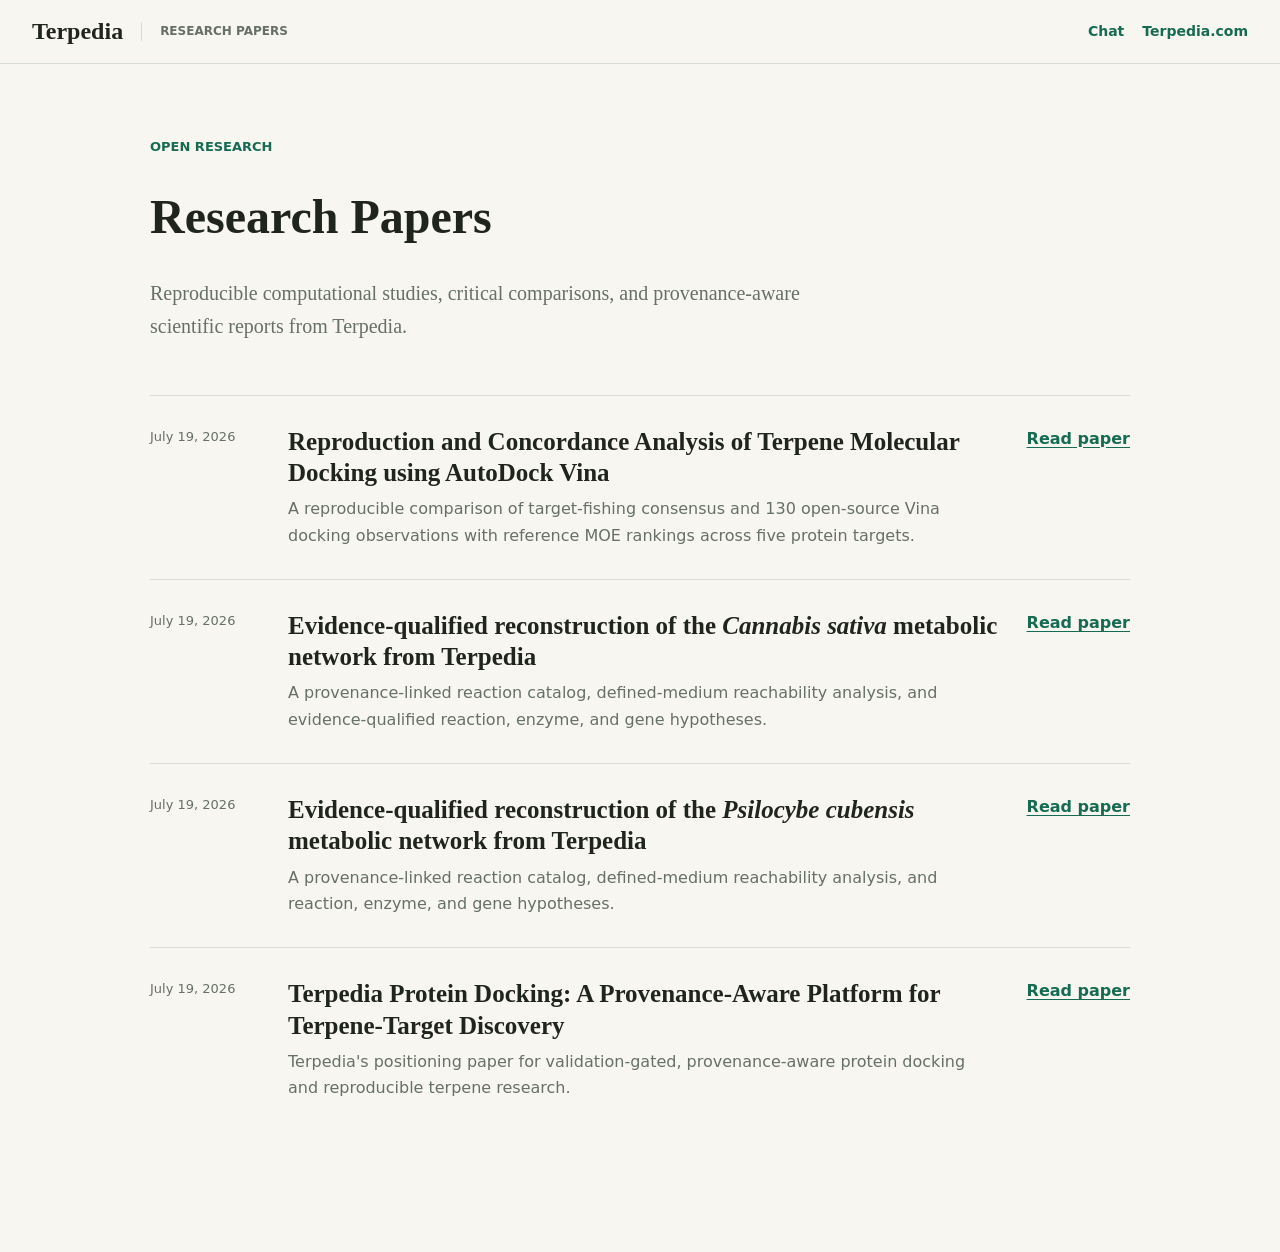
<file: docs/index.html>
<!doctype html>
<html lang="en">
<head>
  <meta charset="utf-8">
  <meta name="viewport" content="width=device-width, initial-scale=1">
  <meta name="description" content="Published Terpedia research papers and reproducibility reports.">
  <title>Terpedia Research Papers</title>
  <link rel="stylesheet" href="assets/site.css">
</head>
<body>
  <header class="site-header">
    <div class="header-inner"><a class="brand" href="./">Terpedia</a><span class="site-label">Research Papers</span></div>
    <nav class="header-nav" aria-label="Primary"><a href="https://chat.terpedia.com">Chat</a><a href="https://terpedia.com">Terpedia.com</a></nav>
  </header>
  <main class="collection">
    <p class="paper-kicker">Open research</p>
    <h1>Research Papers</h1>
    <p class="collection-intro">Reproducible computational studies, critical comparisons, and provenance-aware scientific reports from Terpedia.</p>
    <article class="publication">
      <time datetime="2026-07-19">July 19, 2026</time>
      <div>
        <h2><a href="papers/terpene-docking-reproduction/">Reproduction and Concordance Analysis of Terpene Molecular Docking using AutoDock Vina</a></h2>
        <p>A reproducible comparison of target-fishing consensus and 130 open-source Vina docking observations with reference MOE rankings across five protein targets.</p>
      </div>
      <a class="publication-link" href="papers/terpene-docking-reproduction/">Read paper</a>
    </article>
    <article class="publication">
      <time datetime="2026-07-19">July 19, 2026</time>
      <div>
        <h2><a href="papers/cannabis-sativa-metabolic-reconstruction/">Evidence-qualified reconstruction of the <em>Cannabis sativa</em> metabolic network from Terpedia</a></h2>
        <p>A provenance-linked reaction catalog, defined-medium reachability analysis, and evidence-qualified reaction, enzyme, and gene hypotheses.</p>
      </div>
      <a class="publication-link" href="papers/cannabis-sativa-metabolic-reconstruction/">Read paper</a>
    </article>
    <article class="publication">
      <time datetime="2026-07-19">July 19, 2026</time>
      <div>
        <h2><a href="papers/psilocybe-cubensis-metabolic-reconstruction/">Evidence-qualified reconstruction of the <em>Psilocybe cubensis</em> metabolic network from Terpedia</a></h2>
        <p>A provenance-linked reaction catalog, defined-medium reachability analysis, and reaction, enzyme, and gene hypotheses.</p>
      </div>
      <a class="publication-link" href="papers/psilocybe-cubensis-metabolic-reconstruction/">Read paper</a>
    </article>
    <article class="publication">
      <time datetime="2026-07-19">July 19, 2026</time>
      <div>
        <h2><a href="papers/protein-docking-positioning/">Terpedia Protein Docking: A Provenance-Aware Platform for Terpene-Target Discovery</a></h2>
        <p>Terpedia's positioning paper for validation-gated, provenance-aware protein docking and reproducible terpene research.</p>
      </div>
      <a class="publication-link" href="papers/protein-docking-positioning/">Read paper</a>
    </article>
  </main>
</body>
</html>
</file>
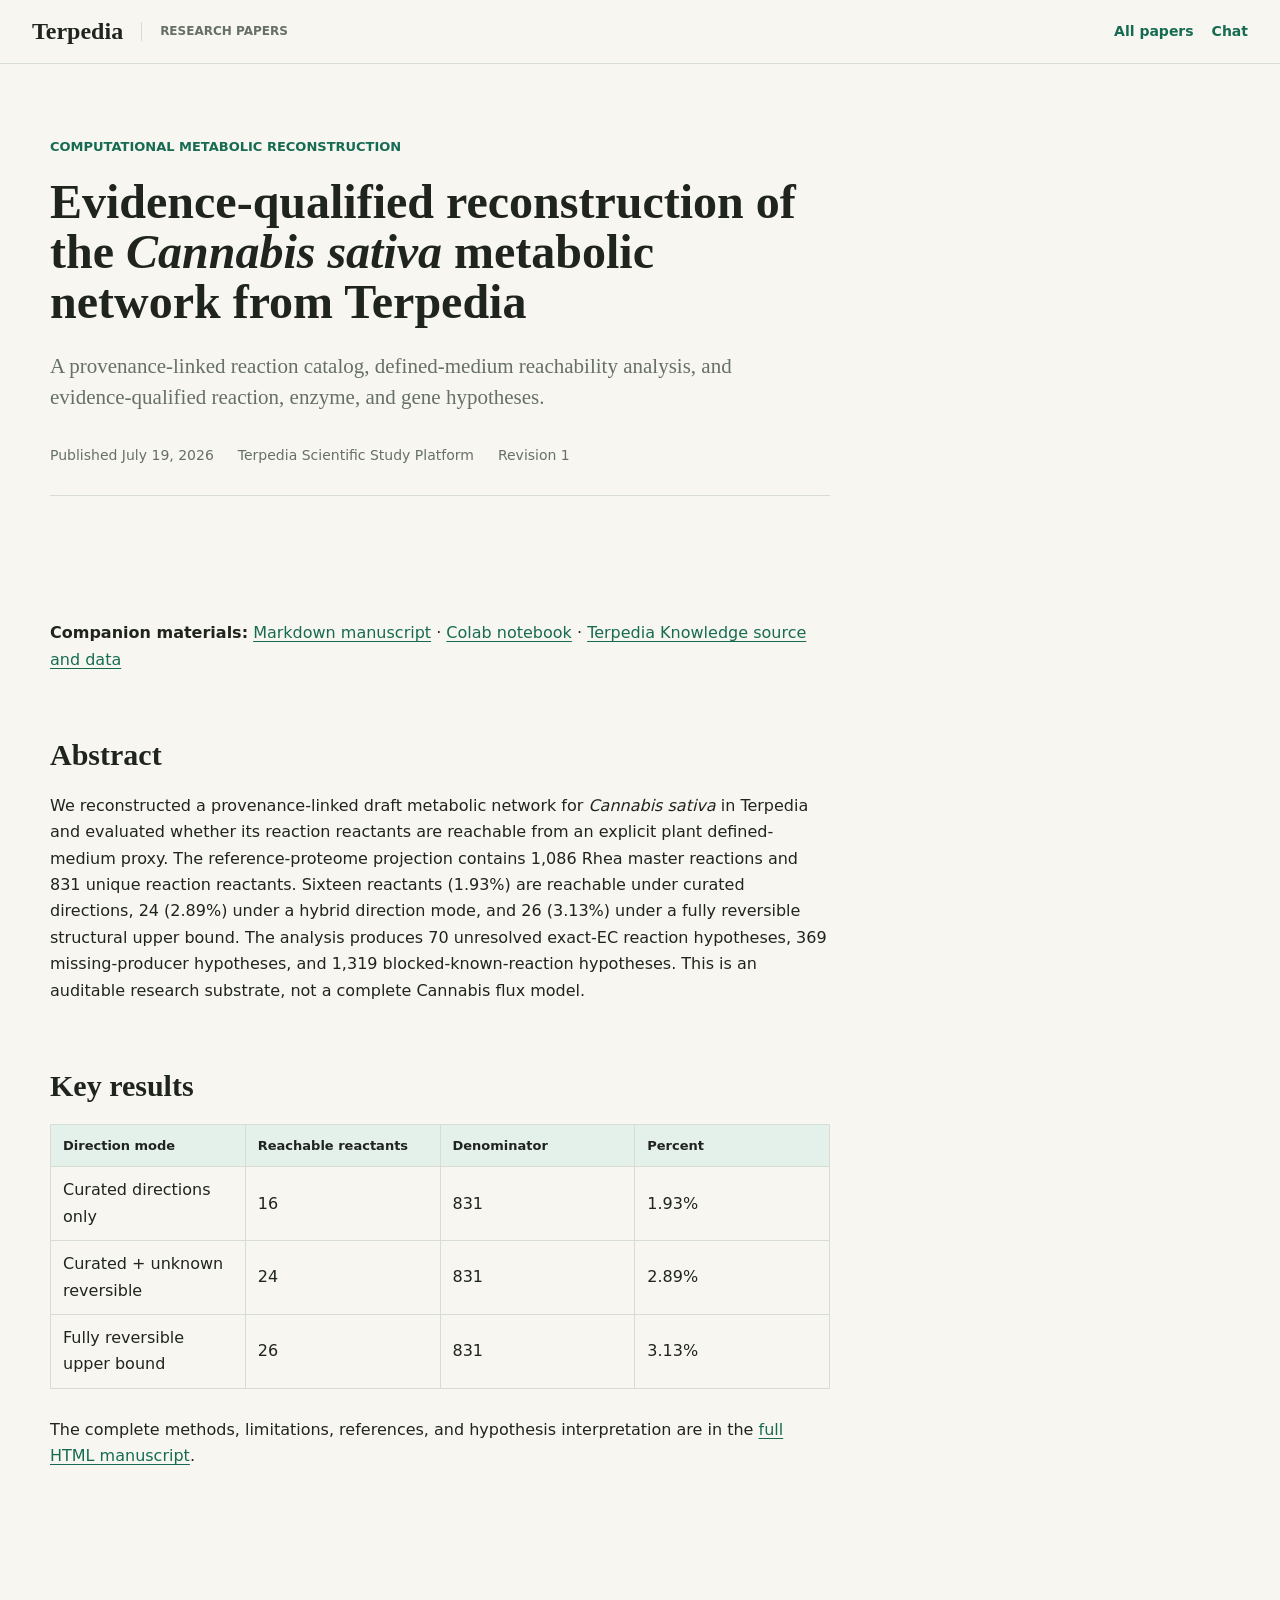
<file: docs/papers/cannabis-sativa-metabolic-reconstruction/index.html>
<!doctype html>
<html lang="en">
<head>
  <meta charset="utf-8">
  <meta name="viewport" content="width=device-width, initial-scale=1">
  <meta name="description" content="Evidence-qualified reconstruction of the Cannabis sativa metabolic network from Terpedia.">
  <meta property="og:type" content="article">
  <meta property="og:title" content="Evidence-qualified reconstruction of the Cannabis sativa metabolic network from Terpedia">
  <meta property="og:description" content="A reproducible reaction catalog, defined-medium reachability metric, and evidence-qualified reaction, enzyme, and gene hypotheses for Cannabis sativa.">
  <title>Evidence-qualified reconstruction of the Cannabis sativa metabolic network | Terpedia Research</title>
  <link rel="stylesheet" href="../../assets/site.css">
</head>
<body>
  <header class="site-header"><div class="header-inner"><a class="brand" href="../../">Terpedia</a><span class="site-label">Research Papers</span></div><nav class="header-nav" aria-label="Primary"><a href="../../">All papers</a><a href="https://chat.terpedia.com">Chat</a></nav></header>
  <main class="paper-shell"><article class="paper">
    <div class="paper-header">
      <p class="paper-kicker">Computational metabolic reconstruction</p>
      <h1>Evidence-qualified reconstruction of the <em>Cannabis sativa</em> metabolic network from Terpedia</h1>
      <p class="paper-deck">A provenance-linked reaction catalog, defined-medium reachability analysis, and evidence-qualified reaction, enzyme, and gene hypotheses.</p>
      <div class="paper-meta"><span>Published July 19, 2026</span><span>Terpedia Scientific Study Platform</span><span>Revision 1</span></div>
    </div>
    <div class="article-body">
      <p><strong>Companion materials:</strong> <a href="downloads/paper.md">Markdown manuscript</a> · <a href="notebooks/cannabis_sativa_metabolism_colab.ipynb">Colab notebook</a> · <a href="https://github.com/Terpedia/terpedia-knowledge">Terpedia Knowledge source and data</a></p>
      <h2>Abstract</h2>
      <p>We reconstructed a provenance-linked draft metabolic network for <em>Cannabis sativa</em> in Terpedia and evaluated whether its reaction reactants are reachable from an explicit plant defined-medium proxy. The reference-proteome projection contains 1,086 Rhea master reactions and 831 unique reaction reactants. Sixteen reactants (1.93%) are reachable under curated directions, 24 (2.89%) under a hybrid direction mode, and 26 (3.13%) under a fully reversible structural upper bound. The analysis produces 70 unresolved exact-EC reaction hypotheses, 369 missing-producer hypotheses, and 1,319 blocked-known-reaction hypotheses. This is an auditable research substrate, not a complete Cannabis flux model.</p>
      <h2>Key results</h2>
      <table><thead><tr><th>Direction mode</th><th>Reachable reactants</th><th>Denominator</th><th>Percent</th></tr></thead><tbody>
        <tr><td>Curated directions only</td><td>16</td><td>831</td><td>1.93%</td></tr>
        <tr><td>Curated + unknown reversible</td><td>24</td><td>831</td><td>2.89%</td></tr>
        <tr><td>Fully reversible upper bound</td><td>26</td><td>831</td><td>3.13%</td></tr>
      </tbody></table>
      <p>The complete methods, limitations, references, and hypothesis interpretation are in the <a href="downloads/paper.html">full HTML manuscript</a>.</p>
    </div>
  </article></main>
</body>
</html>
</file>
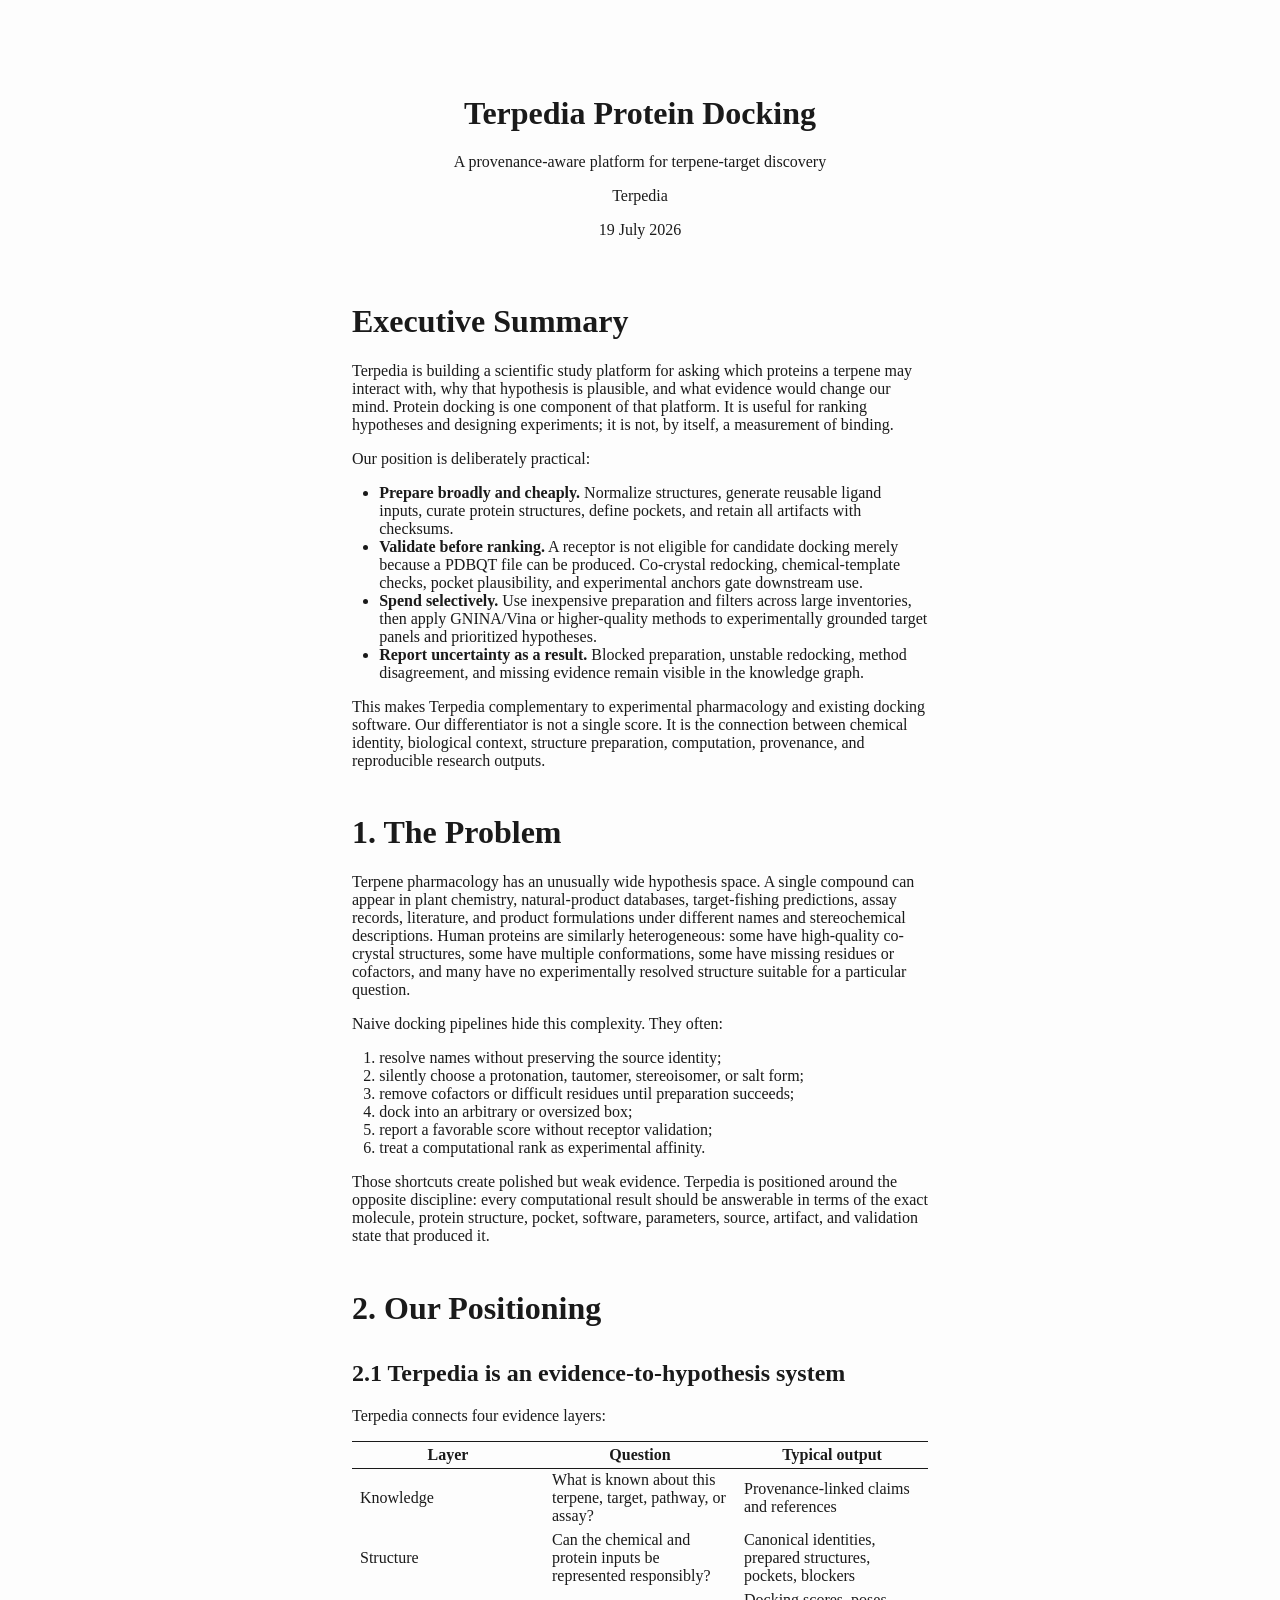
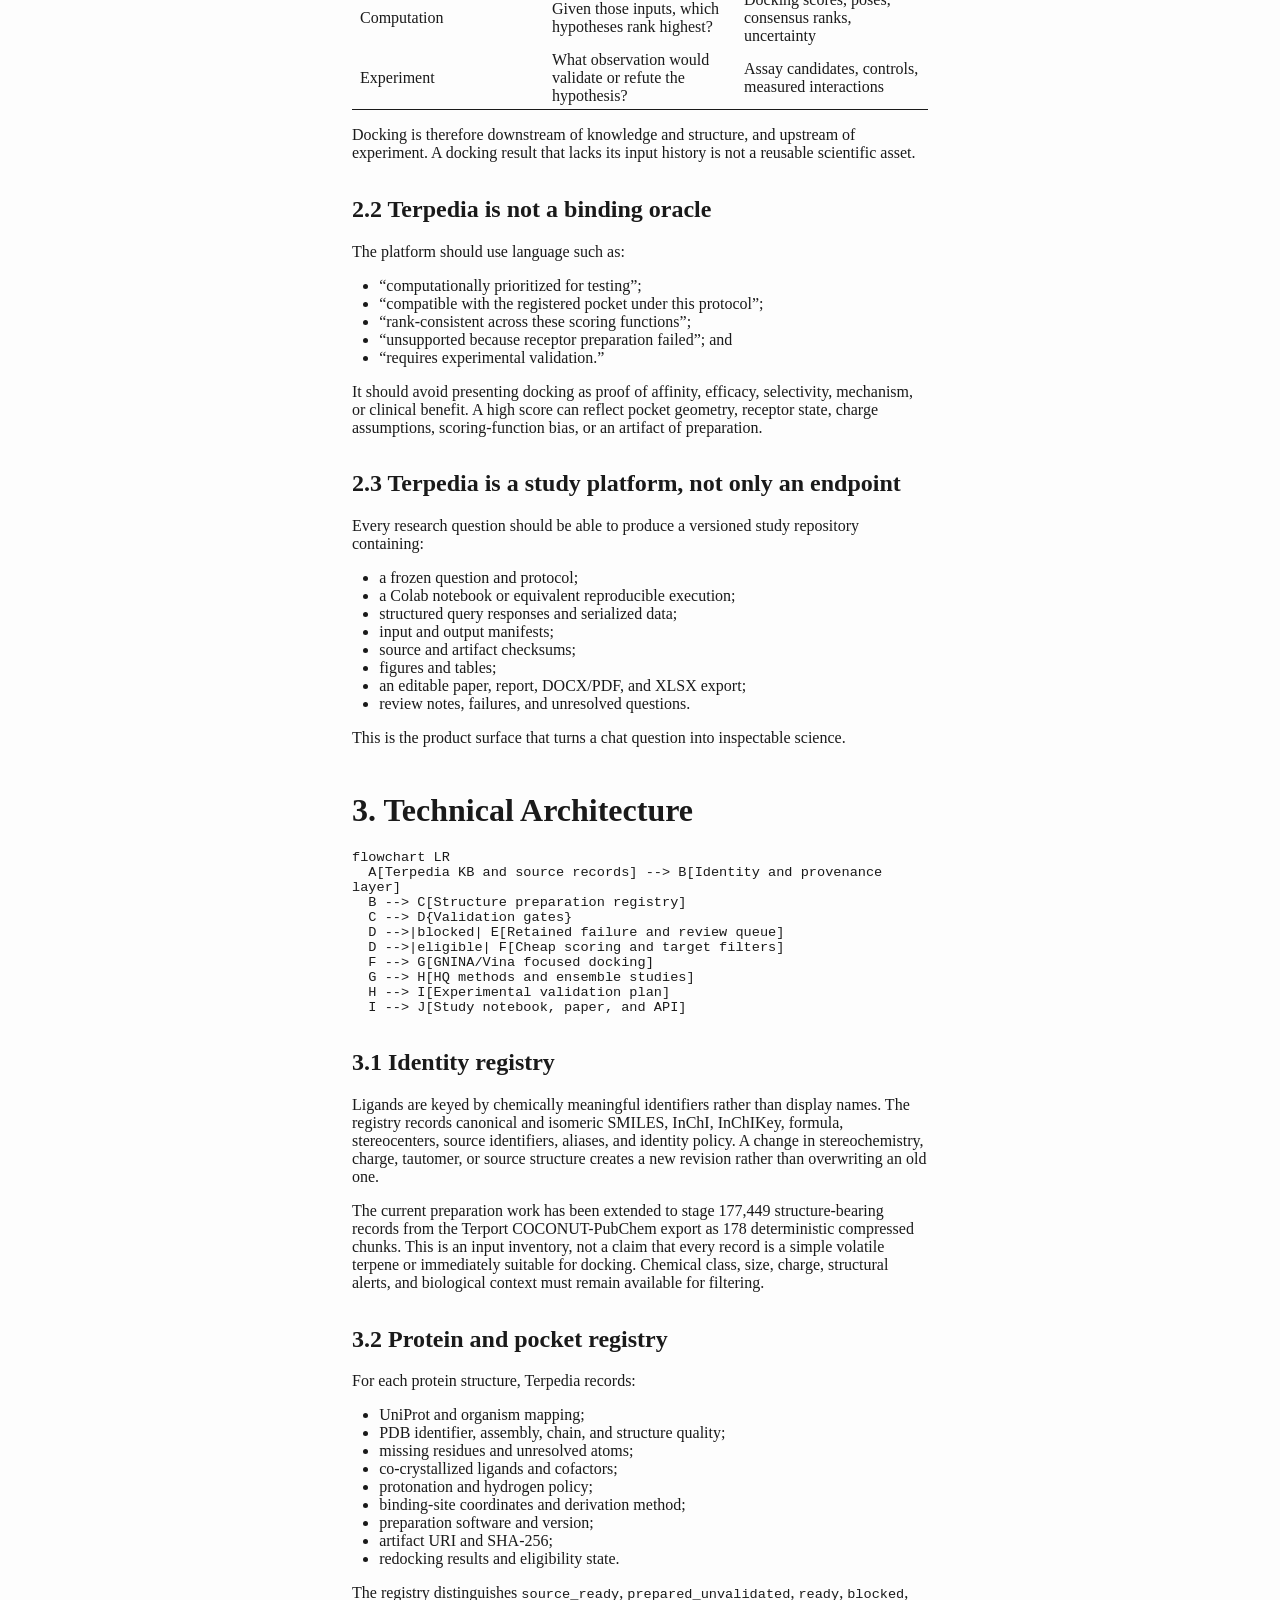
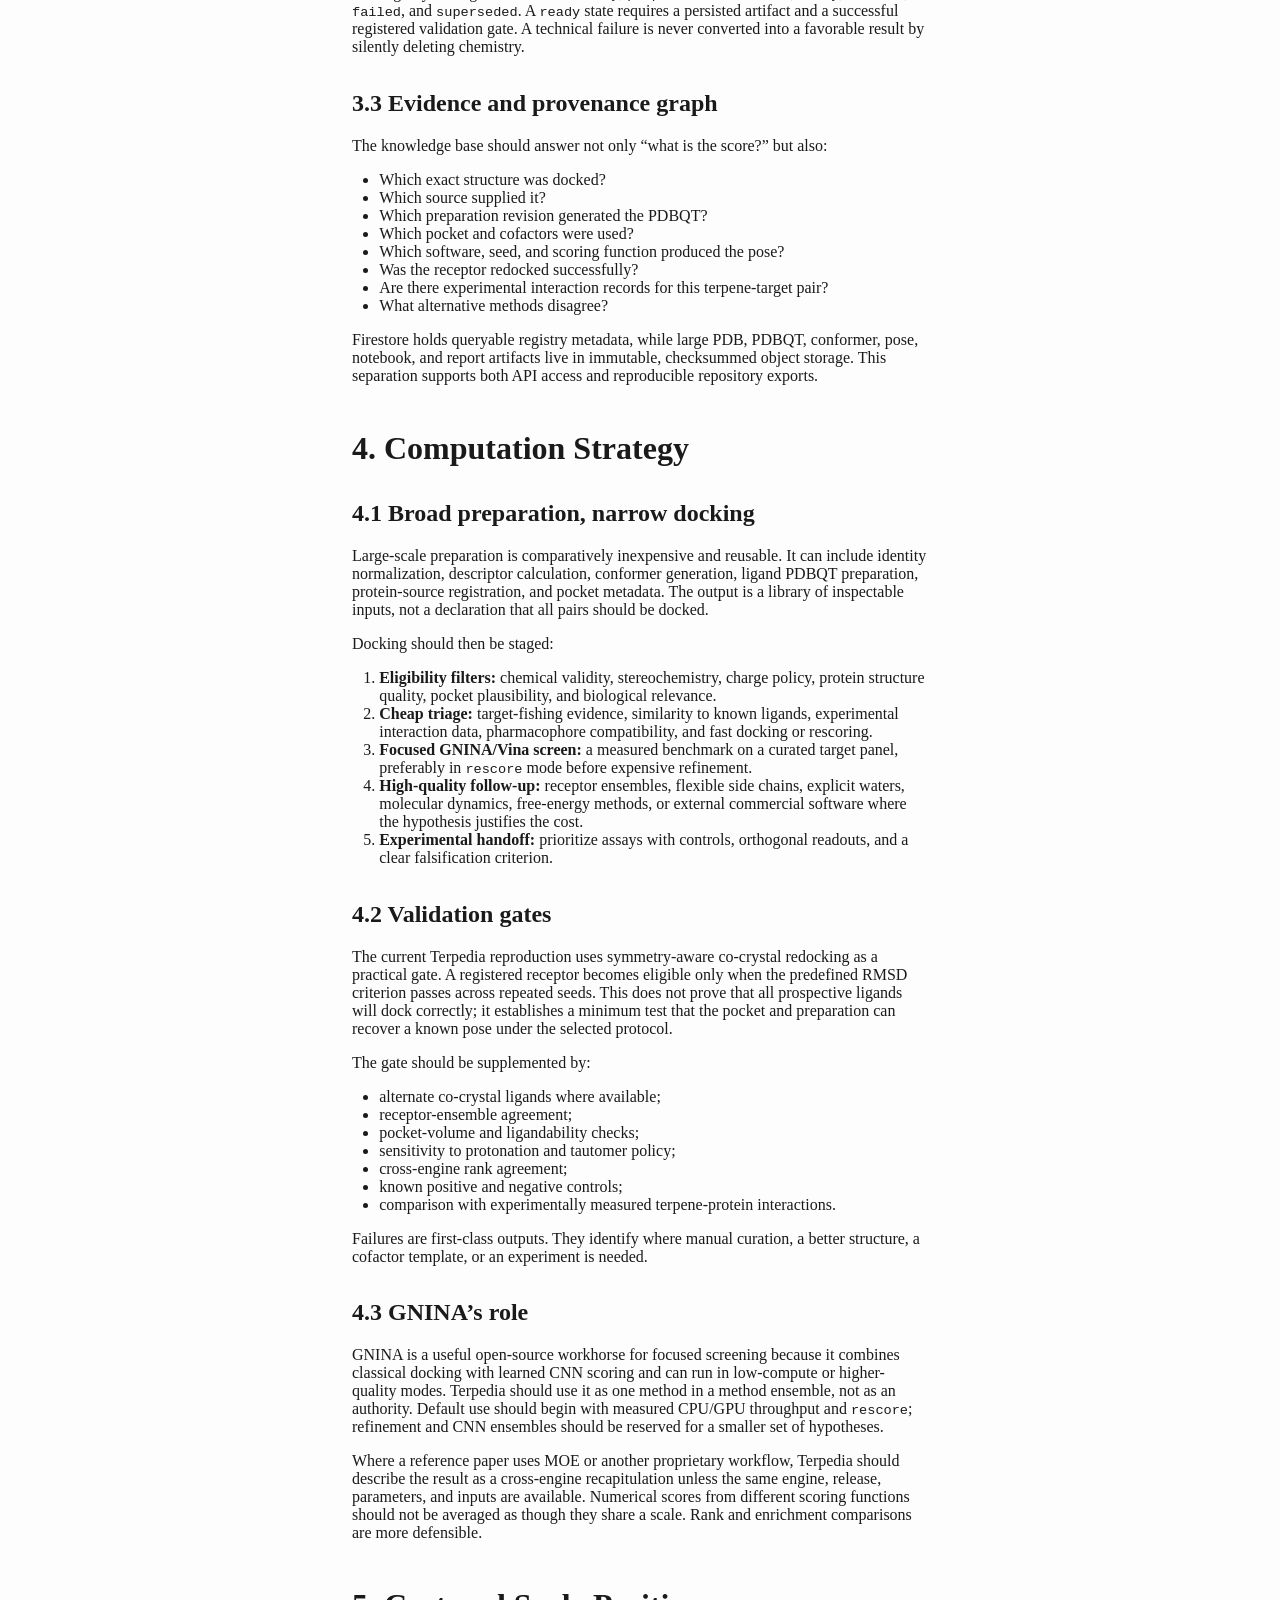
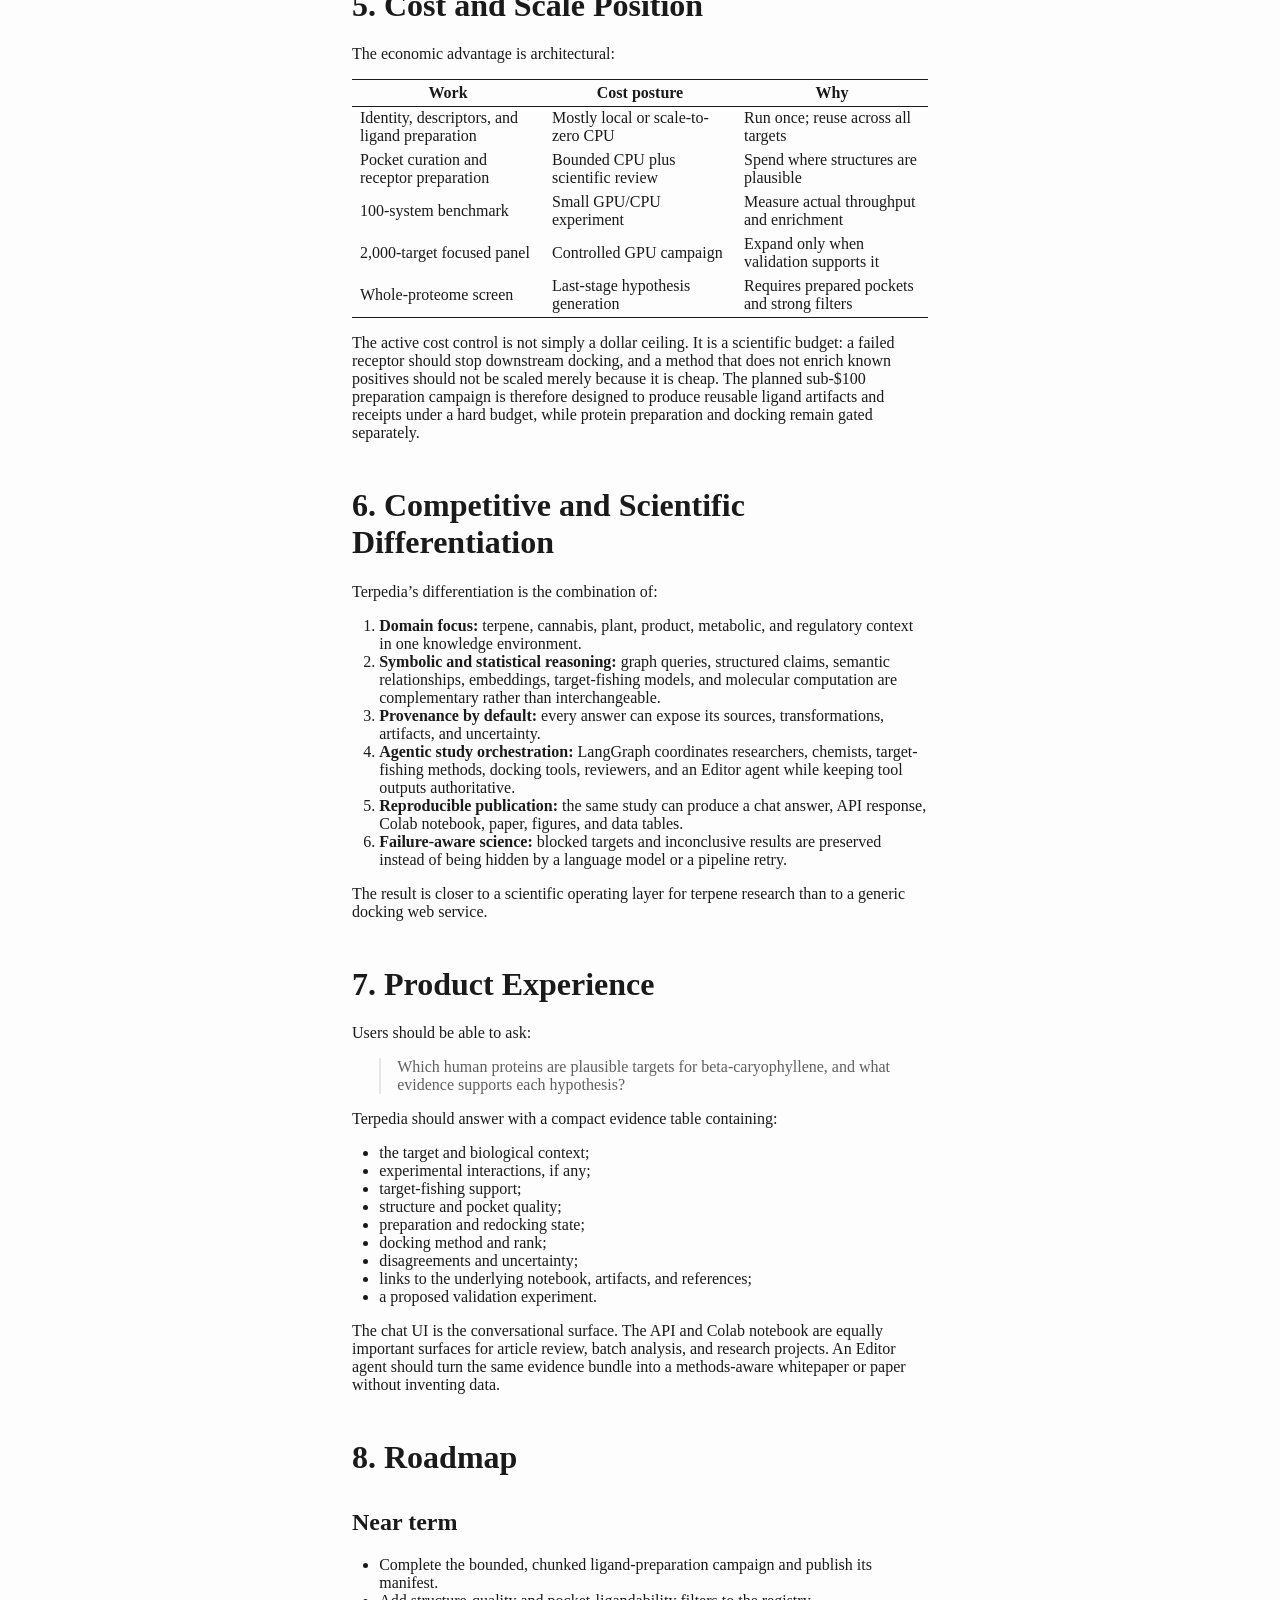
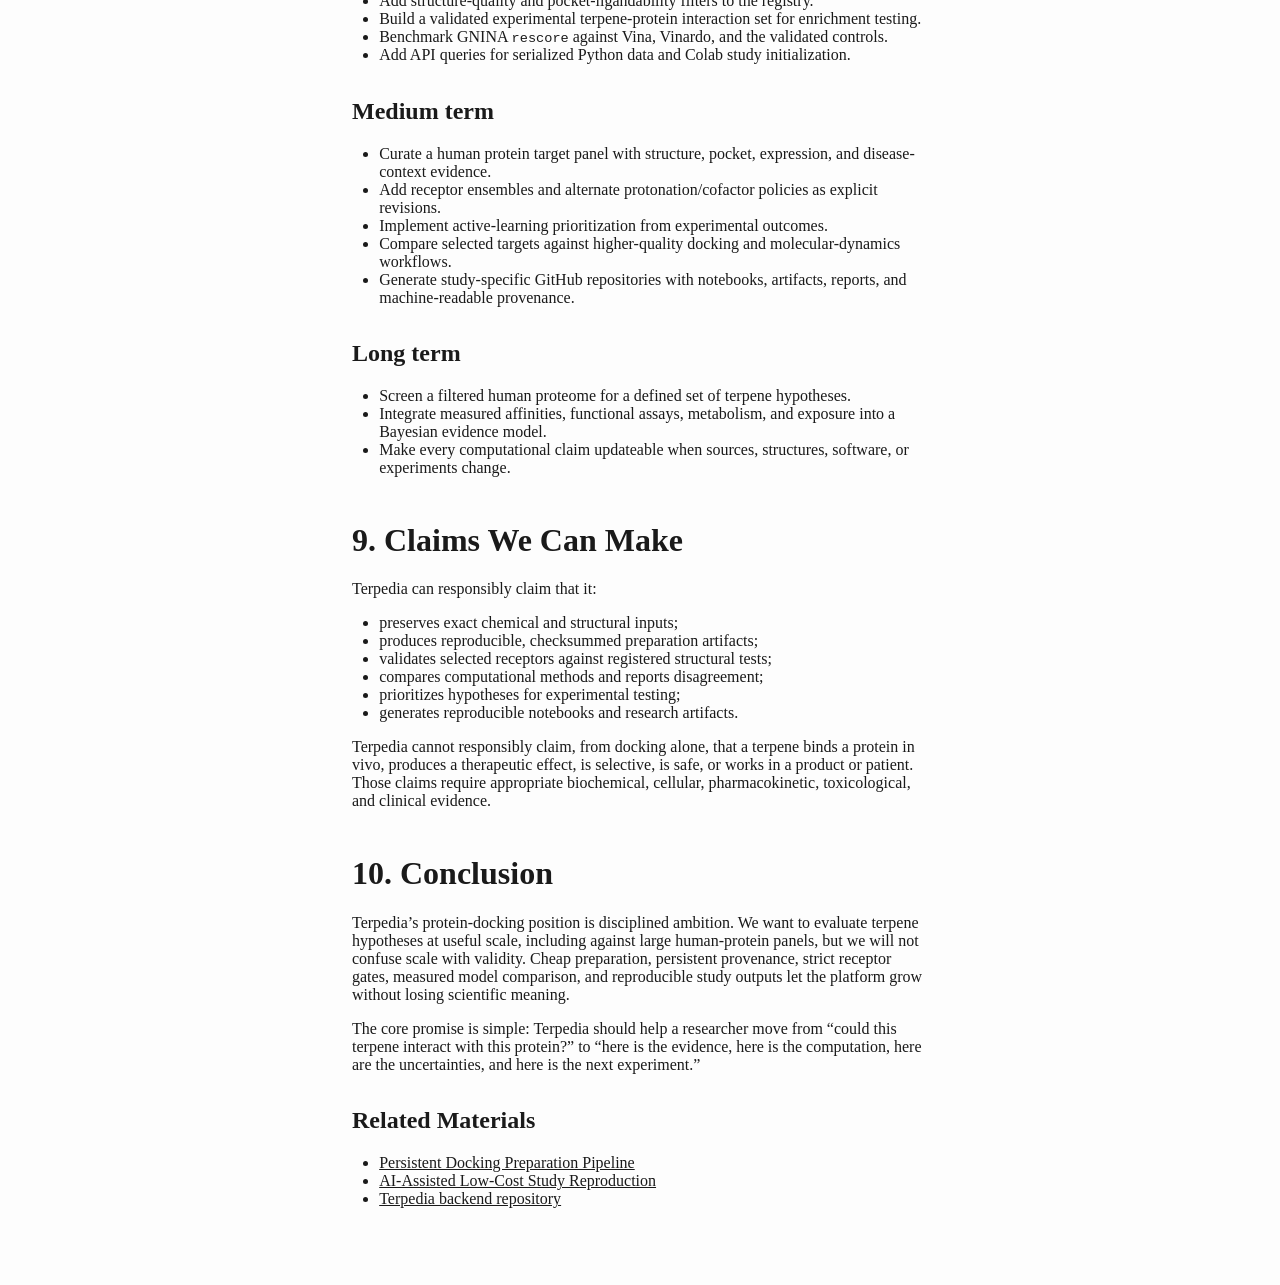
<file: docs/papers/protein-docking-positioning/index.html>
<!DOCTYPE html>
<html xmlns="http://www.w3.org/1999/xhtml" lang="" xml:lang="">
<head>
  <meta charset="utf-8" />
  <meta name="generator" content="pandoc" />
  <meta name="viewport" content="width=device-width, initial-scale=1.0, user-scalable=yes" />
  <meta name="author" content="Terpedia" />
  <meta name="dcterms.date" content="2026-07-19" />
  <title>Terpedia Protein Docking</title>
  <style>
    html {
      color: #1a1a1a;
      background-color: #fdfdfd;
    }
    body {
      margin: 0 auto;
      max-width: 36em;
      padding-left: 50px;
      padding-right: 50px;
      padding-top: 50px;
      padding-bottom: 50px;
      hyphens: auto;
      overflow-wrap: break-word;
      text-rendering: optimizeLegibility;
      font-kerning: normal;
    }
    @media (max-width: 600px) {
      body {
        font-size: 0.9em;
        padding: 12px;
      }
      h1 {
        font-size: 1.8em;
      }
    }
    @media print {
      html {
        background-color: white;
      }
      body {
        background-color: transparent;
        color: black;
        font-size: 12pt;
      }
      p, h2, h3 {
        orphans: 3;
        widows: 3;
      }
      h2, h3, h4 {
        page-break-after: avoid;
      }
    }
    p {
      margin: 1em 0;
    }
    a {
      color: #1a1a1a;
    }
    a:visited {
      color: #1a1a1a;
    }
    img {
      max-width: 100%;
    }
    svg {
      height: auto;
      max-width: 100%;
    }
    h1, h2, h3, h4, h5, h6 {
      margin-top: 1.4em;
    }
    h5, h6 {
      font-size: 1em;
      font-style: italic;
    }
    h6 {
      font-weight: normal;
    }
    ol, ul {
      padding-left: 1.7em;
      margin-top: 1em;
    }
    li > ol, li > ul {
      margin-top: 0;
    }
    blockquote {
      margin: 1em 0 1em 1.7em;
      padding-left: 1em;
      border-left: 2px solid #e6e6e6;
      color: #606060;
    }
    code {
      font-family: Menlo, Monaco, Consolas, 'Lucida Console', monospace;
      font-size: 85%;
      margin: 0;
      hyphens: manual;
    }
    pre {
      margin: 1em 0;
      overflow: auto;
    }
    pre code {
      padding: 0;
      overflow: visible;
      overflow-wrap: normal;
    }
    .sourceCode {
     background-color: transparent;
     overflow: visible;
    }
    hr {
      border: none;
      border-top: 1px solid #1a1a1a;
      height: 1px;
      margin: 1em 0;
    }
    table {
      margin: 1em 0;
      border-collapse: collapse;
      width: 100%;
      overflow-x: auto;
      display: block;
      font-variant-numeric: lining-nums tabular-nums;
    }
    table caption {
      margin-bottom: 0.75em;
    }
    tbody {
      margin-top: 0.5em;
      border-top: 1px solid #1a1a1a;
      border-bottom: 1px solid #1a1a1a;
    }
    th {
      border-top: 1px solid #1a1a1a;
      padding: 0.25em 0.5em 0.25em 0.5em;
    }
    td {
      padding: 0.125em 0.5em 0.25em 0.5em;
    }
    header {
      margin-bottom: 4em;
      text-align: center;
    }
    #TOC li {
      list-style: none;
    }
    #TOC ul {
      padding-left: 1.3em;
    }
    #TOC > ul {
      padding-left: 0;
    }
    #TOC a:not(:hover) {
      text-decoration: none;
    }
    code{white-space: pre-wrap;}
    span.smallcaps{font-variant: small-caps;}
    div.columns{display: flex; gap: min(4vw, 1.5em);}
    div.column{flex: auto; overflow-x: auto;}
    div.hanging-indent{margin-left: 1.5em; text-indent: -1.5em;}
    /* The extra [class] is a hack that increases specificity enough to
       override a similar rule in reveal.js */
    ul.task-list[class]{list-style: none;}
    ul.task-list li input[type="checkbox"] {
      font-size: inherit;
      width: 0.8em;
      margin: 0 0.8em 0.2em -1.6em;
      vertical-align: middle;
    }
    .display.math{display: block; text-align: center; margin: 0.5rem auto;}
  </style>
</head>
<body>
<header id="title-block-header">
<h1 class="title">Terpedia Protein Docking</h1>
<p class="subtitle">A provenance-aware platform for terpene-target
discovery</p>
<p class="author">Terpedia</p>
<p class="date">19 July 2026</p>
</header>
<h1 id="executive-summary">Executive Summary</h1>
<p>Terpedia is building a scientific study platform for asking which
proteins a terpene may interact with, why that hypothesis is plausible,
and what evidence would change our mind. Protein docking is one
component of that platform. It is useful for ranking hypotheses and
designing experiments; it is not, by itself, a measurement of
binding.</p>
<p>Our position is deliberately practical:</p>
<ul>
<li><strong>Prepare broadly and cheaply.</strong> Normalize structures,
generate reusable ligand inputs, curate protein structures, define
pockets, and retain all artifacts with checksums.</li>
<li><strong>Validate before ranking.</strong> A receptor is not eligible
for candidate docking merely because a PDBQT file can be produced.
Co-crystal redocking, chemical-template checks, pocket plausibility, and
experimental anchors gate downstream use.</li>
<li><strong>Spend selectively.</strong> Use inexpensive preparation and
filters across large inventories, then apply GNINA/Vina or
higher-quality methods to experimentally grounded target panels and
prioritized hypotheses.</li>
<li><strong>Report uncertainty as a result.</strong> Blocked
preparation, unstable redocking, method disagreement, and missing
evidence remain visible in the knowledge graph.</li>
</ul>
<p>This makes Terpedia complementary to experimental pharmacology and
existing docking software. Our differentiator is not a single score. It
is the connection between chemical identity, biological context,
structure preparation, computation, provenance, and reproducible
research outputs.</p>
<h1 id="the-problem">1. The Problem</h1>
<p>Terpene pharmacology has an unusually wide hypothesis space. A single
compound can appear in plant chemistry, natural-product databases,
target-fishing predictions, assay records, literature, and product
formulations under different names and stereochemical descriptions.
Human proteins are similarly heterogeneous: some have high-quality
co-crystal structures, some have multiple conformations, some have
missing residues or cofactors, and many have no experimentally resolved
structure suitable for a particular question.</p>
<p>Naive docking pipelines hide this complexity. They often:</p>
<ol type="1">
<li>resolve names without preserving the source identity;</li>
<li>silently choose a protonation, tautomer, stereoisomer, or salt
form;</li>
<li>remove cofactors or difficult residues until preparation
succeeds;</li>
<li>dock into an arbitrary or oversized box;</li>
<li>report a favorable score without receptor validation;</li>
<li>treat a computational rank as experimental affinity.</li>
</ol>
<p>Those shortcuts create polished but weak evidence. Terpedia is
positioned around the opposite discipline: every computational result
should be answerable in terms of the exact molecule, protein structure,
pocket, software, parameters, source, artifact, and validation state
that produced it.</p>
<h1 id="our-positioning">2. Our Positioning</h1>
<h2 id="terpedia-is-an-evidence-to-hypothesis-system">2.1 Terpedia is an
evidence-to-hypothesis system</h2>
<p>Terpedia connects four evidence layers:</p>
<table>
<colgroup>
<col style="width: 33%" />
<col style="width: 33%" />
<col style="width: 33%" />
</colgroup>
<thead>
<tr>
<th>Layer</th>
<th>Question</th>
<th>Typical output</th>
</tr>
</thead>
<tbody>
<tr>
<td>Knowledge</td>
<td>What is known about this terpene, target, pathway, or assay?</td>
<td>Provenance-linked claims and references</td>
</tr>
<tr>
<td>Structure</td>
<td>Can the chemical and protein inputs be represented responsibly?</td>
<td>Canonical identities, prepared structures, pockets, blockers</td>
</tr>
<tr>
<td>Computation</td>
<td>Given those inputs, which hypotheses rank highest?</td>
<td>Docking scores, poses, consensus ranks, uncertainty</td>
</tr>
<tr>
<td>Experiment</td>
<td>What observation would validate or refute the hypothesis?</td>
<td>Assay candidates, controls, measured interactions</td>
</tr>
</tbody>
</table>
<p>Docking is therefore downstream of knowledge and structure, and
upstream of experiment. A docking result that lacks its input history is
not a reusable scientific asset.</p>
<h2 id="terpedia-is-not-a-binding-oracle">2.2 Terpedia is not a binding
oracle</h2>
<p>The platform should use language such as:</p>
<ul>
<li>“computationally prioritized for testing”;</li>
<li>“compatible with the registered pocket under this protocol”;</li>
<li>“rank-consistent across these scoring functions”;</li>
<li>“unsupported because receptor preparation failed”; and</li>
<li>“requires experimental validation.”</li>
</ul>
<p>It should avoid presenting docking as proof of affinity, efficacy,
selectivity, mechanism, or clinical benefit. A high score can reflect
pocket geometry, receptor state, charge assumptions, scoring-function
bias, or an artifact of preparation.</p>
<h2 id="terpedia-is-a-study-platform-not-only-an-endpoint">2.3 Terpedia
is a study platform, not only an endpoint</h2>
<p>Every research question should be able to produce a versioned study
repository containing:</p>
<ul>
<li>a frozen question and protocol;</li>
<li>a Colab notebook or equivalent reproducible execution;</li>
<li>structured query responses and serialized data;</li>
<li>input and output manifests;</li>
<li>source and artifact checksums;</li>
<li>figures and tables;</li>
<li>an editable paper, report, DOCX/PDF, and XLSX export;</li>
<li>review notes, failures, and unresolved questions.</li>
</ul>
<p>This is the product surface that turns a chat question into
inspectable science.</p>
<h1 id="technical-architecture">3. Technical Architecture</h1>
<pre class="mermaid"><code>flowchart LR
  A[Terpedia KB and source records] --&gt; B[Identity and provenance layer]
  B --&gt; C[Structure preparation registry]
  C --&gt; D{Validation gates}
  D --&gt;|blocked| E[Retained failure and review queue]
  D --&gt;|eligible| F[Cheap scoring and target filters]
  F --&gt; G[GNINA/Vina focused docking]
  G --&gt; H[HQ methods and ensemble studies]
  H --&gt; I[Experimental validation plan]
  I --&gt; J[Study notebook, paper, and API]</code></pre>
<h2 id="identity-registry">3.1 Identity registry</h2>
<p>Ligands are keyed by chemically meaningful identifiers rather than
display names. The registry records canonical and isomeric SMILES,
InChI, InChIKey, formula, stereocenters, source identifiers, aliases,
and identity policy. A change in stereochemistry, charge, tautomer, or
source structure creates a new revision rather than overwriting an old
one.</p>
<p>The current preparation work has been extended to stage 177,449
structure-bearing records from the Terport COCONUT-PubChem export as 178
deterministic compressed chunks. This is an input inventory, not a claim
that every record is a simple volatile terpene or immediately suitable
for docking. Chemical class, size, charge, structural alerts, and
biological context must remain available for filtering.</p>
<h2 id="protein-and-pocket-registry">3.2 Protein and pocket
registry</h2>
<p>For each protein structure, Terpedia records:</p>
<ul>
<li>UniProt and organism mapping;</li>
<li>PDB identifier, assembly, chain, and structure quality;</li>
<li>missing residues and unresolved atoms;</li>
<li>co-crystallized ligands and cofactors;</li>
<li>protonation and hydrogen policy;</li>
<li>binding-site coordinates and derivation method;</li>
<li>preparation software and version;</li>
<li>artifact URI and SHA-256;</li>
<li>redocking results and eligibility state.</li>
</ul>
<p>The registry distinguishes <code>source_ready</code>,
<code>prepared_unvalidated</code>, <code>ready</code>,
<code>blocked</code>, <code>failed</code>, and <code>superseded</code>.
A <code>ready</code> state requires a persisted artifact and a
successful registered validation gate. A technical failure is never
converted into a favorable result by silently deleting chemistry.</p>
<h2 id="evidence-and-provenance-graph">3.3 Evidence and provenance
graph</h2>
<p>The knowledge base should answer not only “what is the score?” but
also:</p>
<ul>
<li>Which exact structure was docked?</li>
<li>Which source supplied it?</li>
<li>Which preparation revision generated the PDBQT?</li>
<li>Which pocket and cofactors were used?</li>
<li>Which software, seed, and scoring function produced the pose?</li>
<li>Was the receptor redocked successfully?</li>
<li>Are there experimental interaction records for this terpene-target
pair?</li>
<li>What alternative methods disagree?</li>
</ul>
<p>Firestore holds queryable registry metadata, while large PDB, PDBQT,
conformer, pose, notebook, and report artifacts live in immutable,
checksummed object storage. This separation supports both API access and
reproducible repository exports.</p>
<h1 id="computation-strategy">4. Computation Strategy</h1>
<h2 id="broad-preparation-narrow-docking">4.1 Broad preparation, narrow
docking</h2>
<p>Large-scale preparation is comparatively inexpensive and reusable. It
can include identity normalization, descriptor calculation, conformer
generation, ligand PDBQT preparation, protein-source registration, and
pocket metadata. The output is a library of inspectable inputs, not a
declaration that all pairs should be docked.</p>
<p>Docking should then be staged:</p>
<ol type="1">
<li><strong>Eligibility filters:</strong> chemical validity,
stereochemistry, charge policy, protein structure quality, pocket
plausibility, and biological relevance.</li>
<li><strong>Cheap triage:</strong> target-fishing evidence, similarity
to known ligands, experimental interaction data, pharmacophore
compatibility, and fast docking or rescoring.</li>
<li><strong>Focused GNINA/Vina screen:</strong> a measured benchmark on
a curated target panel, preferably in <code>rescore</code> mode before
expensive refinement.</li>
<li><strong>High-quality follow-up:</strong> receptor ensembles,
flexible side chains, explicit waters, molecular dynamics, free-energy
methods, or external commercial software where the hypothesis justifies
the cost.</li>
<li><strong>Experimental handoff:</strong> prioritize assays with
controls, orthogonal readouts, and a clear falsification criterion.</li>
</ol>
<h2 id="validation-gates">4.2 Validation gates</h2>
<p>The current Terpedia reproduction uses symmetry-aware co-crystal
redocking as a practical gate. A registered receptor becomes eligible
only when the predefined RMSD criterion passes across repeated seeds.
This does not prove that all prospective ligands will dock correctly; it
establishes a minimum test that the pocket and preparation can recover a
known pose under the selected protocol.</p>
<p>The gate should be supplemented by:</p>
<ul>
<li>alternate co-crystal ligands where available;</li>
<li>receptor-ensemble agreement;</li>
<li>pocket-volume and ligandability checks;</li>
<li>sensitivity to protonation and tautomer policy;</li>
<li>cross-engine rank agreement;</li>
<li>known positive and negative controls;</li>
<li>comparison with experimentally measured terpene-protein
interactions.</li>
</ul>
<p>Failures are first-class outputs. They identify where manual
curation, a better structure, a cofactor template, or an experiment is
needed.</p>
<h2 id="gninas-role">4.3 GNINA’s role</h2>
<p>GNINA is a useful open-source workhorse for focused screening because
it combines classical docking with learned CNN scoring and can run in
low-compute or higher-quality modes. Terpedia should use it as one
method in a method ensemble, not as an authority. Default use should
begin with measured CPU/GPU throughput and <code>rescore</code>;
refinement and CNN ensembles should be reserved for a smaller set of
hypotheses.</p>
<p>Where a reference paper uses MOE or another proprietary workflow,
Terpedia should describe the result as a cross-engine recapitulation
unless the same engine, release, parameters, and inputs are available.
Numerical scores from different scoring functions should not be averaged
as though they share a scale. Rank and enrichment comparisons are more
defensible.</p>
<h1 id="cost-and-scale-position">5. Cost and Scale Position</h1>
<p>The economic advantage is architectural:</p>
<table>
<colgroup>
<col style="width: 33%" />
<col style="width: 33%" />
<col style="width: 33%" />
</colgroup>
<thead>
<tr>
<th>Work</th>
<th>Cost posture</th>
<th>Why</th>
</tr>
</thead>
<tbody>
<tr>
<td>Identity, descriptors, and ligand preparation</td>
<td>Mostly local or scale-to-zero CPU</td>
<td>Run once; reuse across all targets</td>
</tr>
<tr>
<td>Pocket curation and receptor preparation</td>
<td>Bounded CPU plus scientific review</td>
<td>Spend where structures are plausible</td>
</tr>
<tr>
<td>100-system benchmark</td>
<td>Small GPU/CPU experiment</td>
<td>Measure actual throughput and enrichment</td>
</tr>
<tr>
<td>2,000-target focused panel</td>
<td>Controlled GPU campaign</td>
<td>Expand only when validation supports it</td>
</tr>
<tr>
<td>Whole-proteome screen</td>
<td>Last-stage hypothesis generation</td>
<td>Requires prepared pockets and strong filters</td>
</tr>
</tbody>
</table>
<p>The active cost control is not simply a dollar ceiling. It is a
scientific budget: a failed receptor should stop downstream docking, and
a method that does not enrich known positives should not be scaled
merely because it is cheap. The planned sub-$100 preparation campaign is
therefore designed to produce reusable ligand artifacts and receipts
under a hard budget, while protein preparation and docking remain gated
separately.</p>
<h1 id="competitive-and-scientific-differentiation">6. Competitive and
Scientific Differentiation</h1>
<p>Terpedia’s differentiation is the combination of:</p>
<ol type="1">
<li><strong>Domain focus:</strong> terpene, cannabis, plant, product,
metabolic, and regulatory context in one knowledge environment.</li>
<li><strong>Symbolic and statistical reasoning:</strong> graph queries,
structured claims, semantic relationships, embeddings, target-fishing
models, and molecular computation are complementary rather than
interchangeable.</li>
<li><strong>Provenance by default:</strong> every answer can expose its
sources, transformations, artifacts, and uncertainty.</li>
<li><strong>Agentic study orchestration:</strong> LangGraph coordinates
researchers, chemists, target-fishing methods, docking tools, reviewers,
and an Editor agent while keeping tool outputs authoritative.</li>
<li><strong>Reproducible publication:</strong> the same study can
produce a chat answer, API response, Colab notebook, paper, figures, and
data tables.</li>
<li><strong>Failure-aware science:</strong> blocked targets and
inconclusive results are preserved instead of being hidden by a language
model or a pipeline retry.</li>
</ol>
<p>The result is closer to a scientific operating layer for terpene
research than to a generic docking web service.</p>
<h1 id="product-experience">7. Product Experience</h1>
<p>Users should be able to ask:</p>
<blockquote>
<p>Which human proteins are plausible targets for beta-caryophyllene,
and what evidence supports each hypothesis?</p>
</blockquote>
<p>Terpedia should answer with a compact evidence table containing:</p>
<ul>
<li>the target and biological context;</li>
<li>experimental interactions, if any;</li>
<li>target-fishing support;</li>
<li>structure and pocket quality;</li>
<li>preparation and redocking state;</li>
<li>docking method and rank;</li>
<li>disagreements and uncertainty;</li>
<li>links to the underlying notebook, artifacts, and references;</li>
<li>a proposed validation experiment.</li>
</ul>
<p>The chat UI is the conversational surface. The API and Colab notebook
are equally important surfaces for article review, batch analysis, and
research projects. An Editor agent should turn the same evidence bundle
into a methods-aware whitepaper or paper without inventing data.</p>
<h1 id="roadmap">8. Roadmap</h1>
<h2 id="near-term">Near term</h2>
<ul>
<li>Complete the bounded, chunked ligand-preparation campaign and
publish its manifest.</li>
<li>Add structure-quality and pocket-ligandability filters to the
registry.</li>
<li>Build a validated experimental terpene-protein interaction set for
enrichment testing.</li>
<li>Benchmark GNINA <code>rescore</code> against Vina, Vinardo, and the
validated controls.</li>
<li>Add API queries for serialized Python data and Colab study
initialization.</li>
</ul>
<h2 id="medium-term">Medium term</h2>
<ul>
<li>Curate a human protein target panel with structure, pocket,
expression, and disease-context evidence.</li>
<li>Add receptor ensembles and alternate protonation/cofactor policies
as explicit revisions.</li>
<li>Implement active-learning prioritization from experimental
outcomes.</li>
<li>Compare selected targets against higher-quality docking and
molecular-dynamics workflows.</li>
<li>Generate study-specific GitHub repositories with notebooks,
artifacts, reports, and machine-readable provenance.</li>
</ul>
<h2 id="long-term">Long term</h2>
<ul>
<li>Screen a filtered human proteome for a defined set of terpene
hypotheses.</li>
<li>Integrate measured affinities, functional assays, metabolism, and
exposure into a Bayesian evidence model.</li>
<li>Make every computational claim updateable when sources, structures,
software, or experiments change.</li>
</ul>
<h1 id="claims-we-can-make">9. Claims We Can Make</h1>
<p>Terpedia can responsibly claim that it:</p>
<ul>
<li>preserves exact chemical and structural inputs;</li>
<li>produces reproducible, checksummed preparation artifacts;</li>
<li>validates selected receptors against registered structural
tests;</li>
<li>compares computational methods and reports disagreement;</li>
<li>prioritizes hypotheses for experimental testing;</li>
<li>generates reproducible notebooks and research artifacts.</li>
</ul>
<p>Terpedia cannot responsibly claim, from docking alone, that a terpene
binds a protein in vivo, produces a therapeutic effect, is selective, is
safe, or works in a product or patient. Those claims require appropriate
biochemical, cellular, pharmacokinetic, toxicological, and clinical
evidence.</p>
<h1 id="conclusion">10. Conclusion</h1>
<p>Terpedia’s protein-docking position is disciplined ambition. We want
to evaluate terpene hypotheses at useful scale, including against large
human-protein panels, but we will not confuse scale with validity. Cheap
preparation, persistent provenance, strict receptor gates, measured
model comparison, and reproducible study outputs let the platform grow
without losing scientific meaning.</p>
<p>The core promise is simple: Terpedia should help a researcher move
from “could this terpene interact with this protein?” to “here is the
evidence, here is the computation, here are the uncertainties, and here
is the next experiment.”</p>
<h2 id="related-materials">Related Materials</h2>
<ul>
<li><a href="DOCKING_PREPARATION_PIPELINE.md">Persistent Docking
Preparation Pipeline</a></li>
<li><a
href="../research/ai-assisted-terpene-study-reproduction.md">AI-Assisted
Low-Cost Study Reproduction</a></li>
<li><a href="https://github.com/Terpedia/chat-terpedia-backend">Terpedia
backend repository</a></li>
</ul>
</body>
</html>
</file>
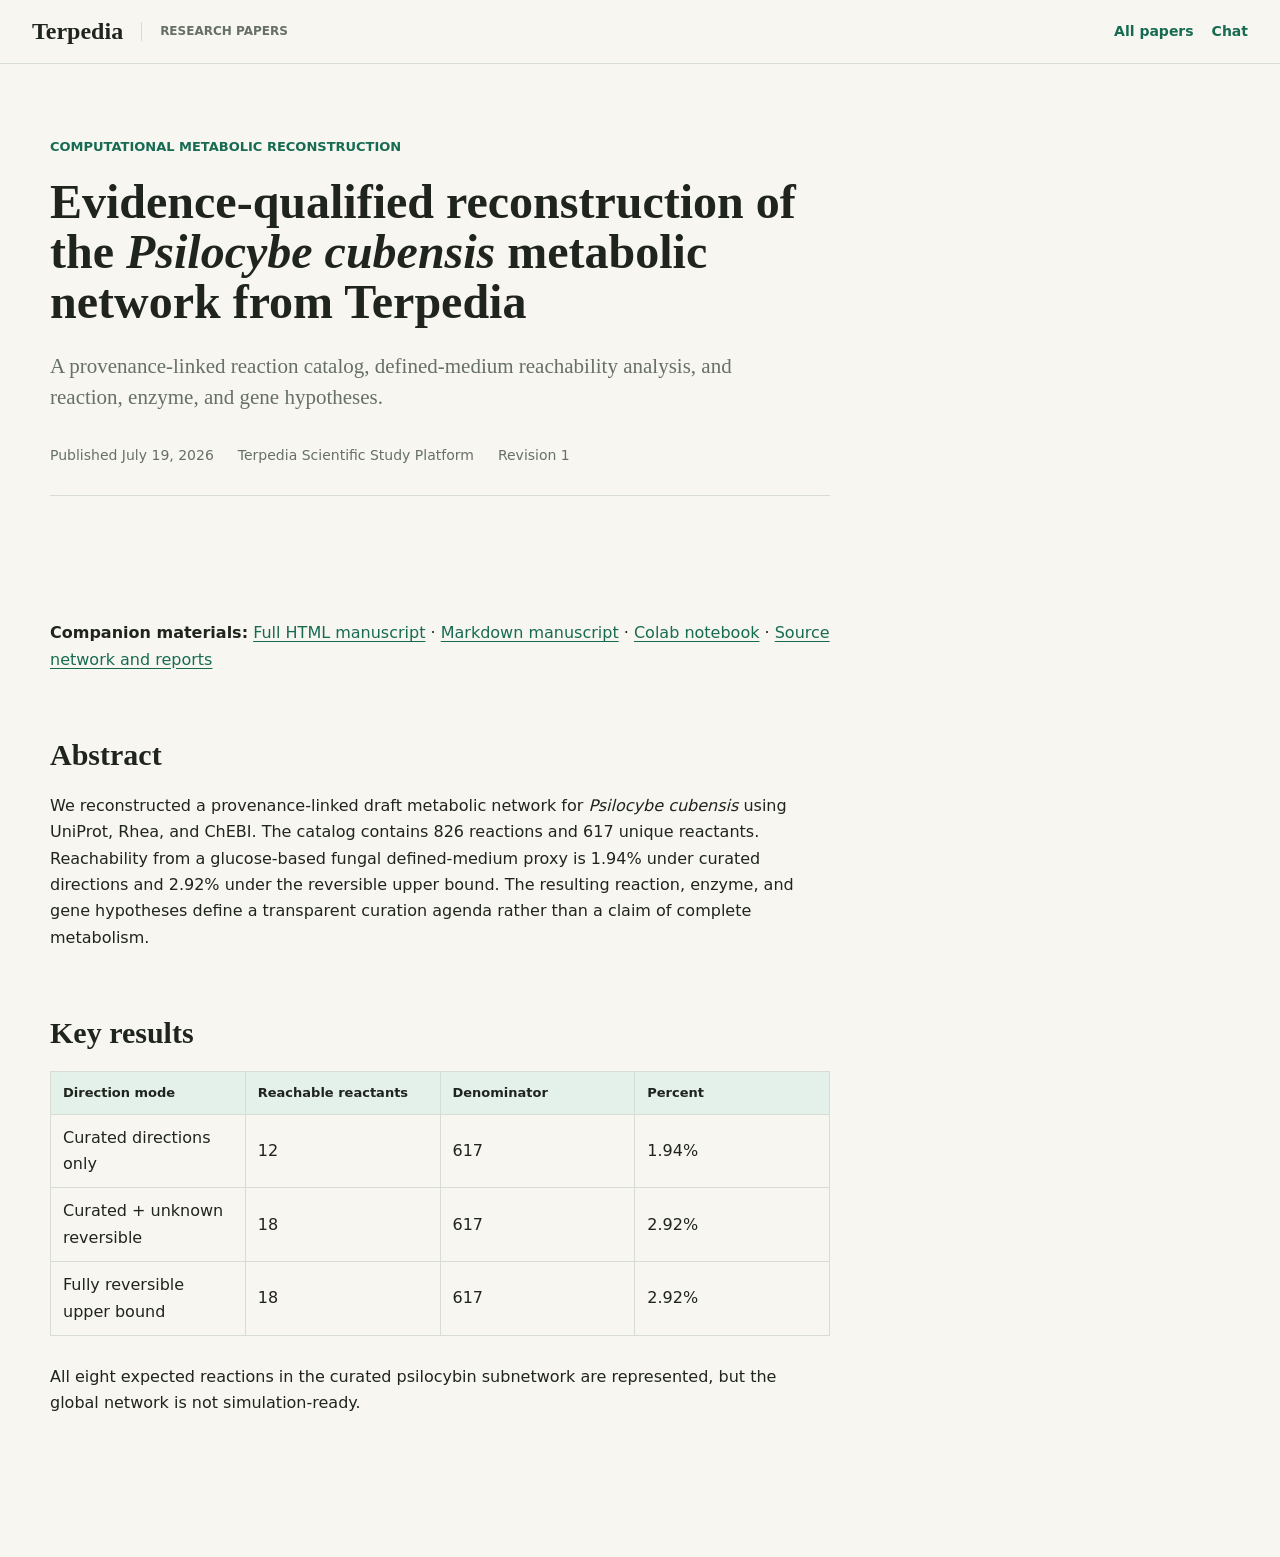
<file: docs/papers/psilocybe-cubensis-metabolic-reconstruction/index.html>
<!doctype html>
<html lang="en"><head><meta charset="utf-8"><meta name="viewport" content="width=device-width, initial-scale=1"><meta name="description" content="Evidence-qualified reconstruction of the Psilocybe cubensis metabolic network from Terpedia."><title>Evidence-qualified reconstruction of the Psilocybe cubensis metabolic network | Terpedia Research</title><link rel="stylesheet" href="../../assets/site.css"></head>
<body><header class="site-header"><div class="header-inner"><a class="brand" href="../../">Terpedia</a><span class="site-label">Research Papers</span></div><nav class="header-nav"><a href="../../">All papers</a><a href="https://chat.terpedia.com">Chat</a></nav></header>
<main class="paper-shell"><article class="paper"><div class="paper-header"><p class="paper-kicker">Computational metabolic reconstruction</p><h1>Evidence-qualified reconstruction of the <em>Psilocybe cubensis</em> metabolic network from Terpedia</h1><p class="paper-deck">A provenance-linked reaction catalog, defined-medium reachability analysis, and reaction, enzyme, and gene hypotheses.</p><div class="paper-meta"><span>Published July 19, 2026</span><span>Terpedia Scientific Study Platform</span><span>Revision 1</span></div></div><div class="article-body"><p><strong>Companion materials:</strong> <a href="downloads/paper.html">Full HTML manuscript</a> · <a href="downloads/paper.md">Markdown manuscript</a> · <a href="notebooks/psilocybe_cubensis_metabolism_colab.ipynb">Colab notebook</a> · <a href="https://github.com/Terpedia/terpedia-knowledge">Source network and reports</a></p><h2>Abstract</h2><p>We reconstructed a provenance-linked draft metabolic network for <em>Psilocybe cubensis</em> using UniProt, Rhea, and ChEBI. The catalog contains 826 reactions and 617 unique reactants. Reachability from a glucose-based fungal defined-medium proxy is 1.94% under curated directions and 2.92% under the reversible upper bound. The resulting reaction, enzyme, and gene hypotheses define a transparent curation agenda rather than a claim of complete metabolism.</p><h2>Key results</h2><table><thead><tr><th>Direction mode</th><th>Reachable reactants</th><th>Denominator</th><th>Percent</th></tr></thead><tbody><tr><td>Curated directions only</td><td>12</td><td>617</td><td>1.94%</td></tr><tr><td>Curated + unknown reversible</td><td>18</td><td>617</td><td>2.92%</td></tr><tr><td>Fully reversible upper bound</td><td>18</td><td>617</td><td>2.92%</td></tr></tbody></table><p>All eight expected reactions in the curated psilocybin subnetwork are represented, but the global network is not simulation-ready.</p></div></article></main></body></html>
</file>
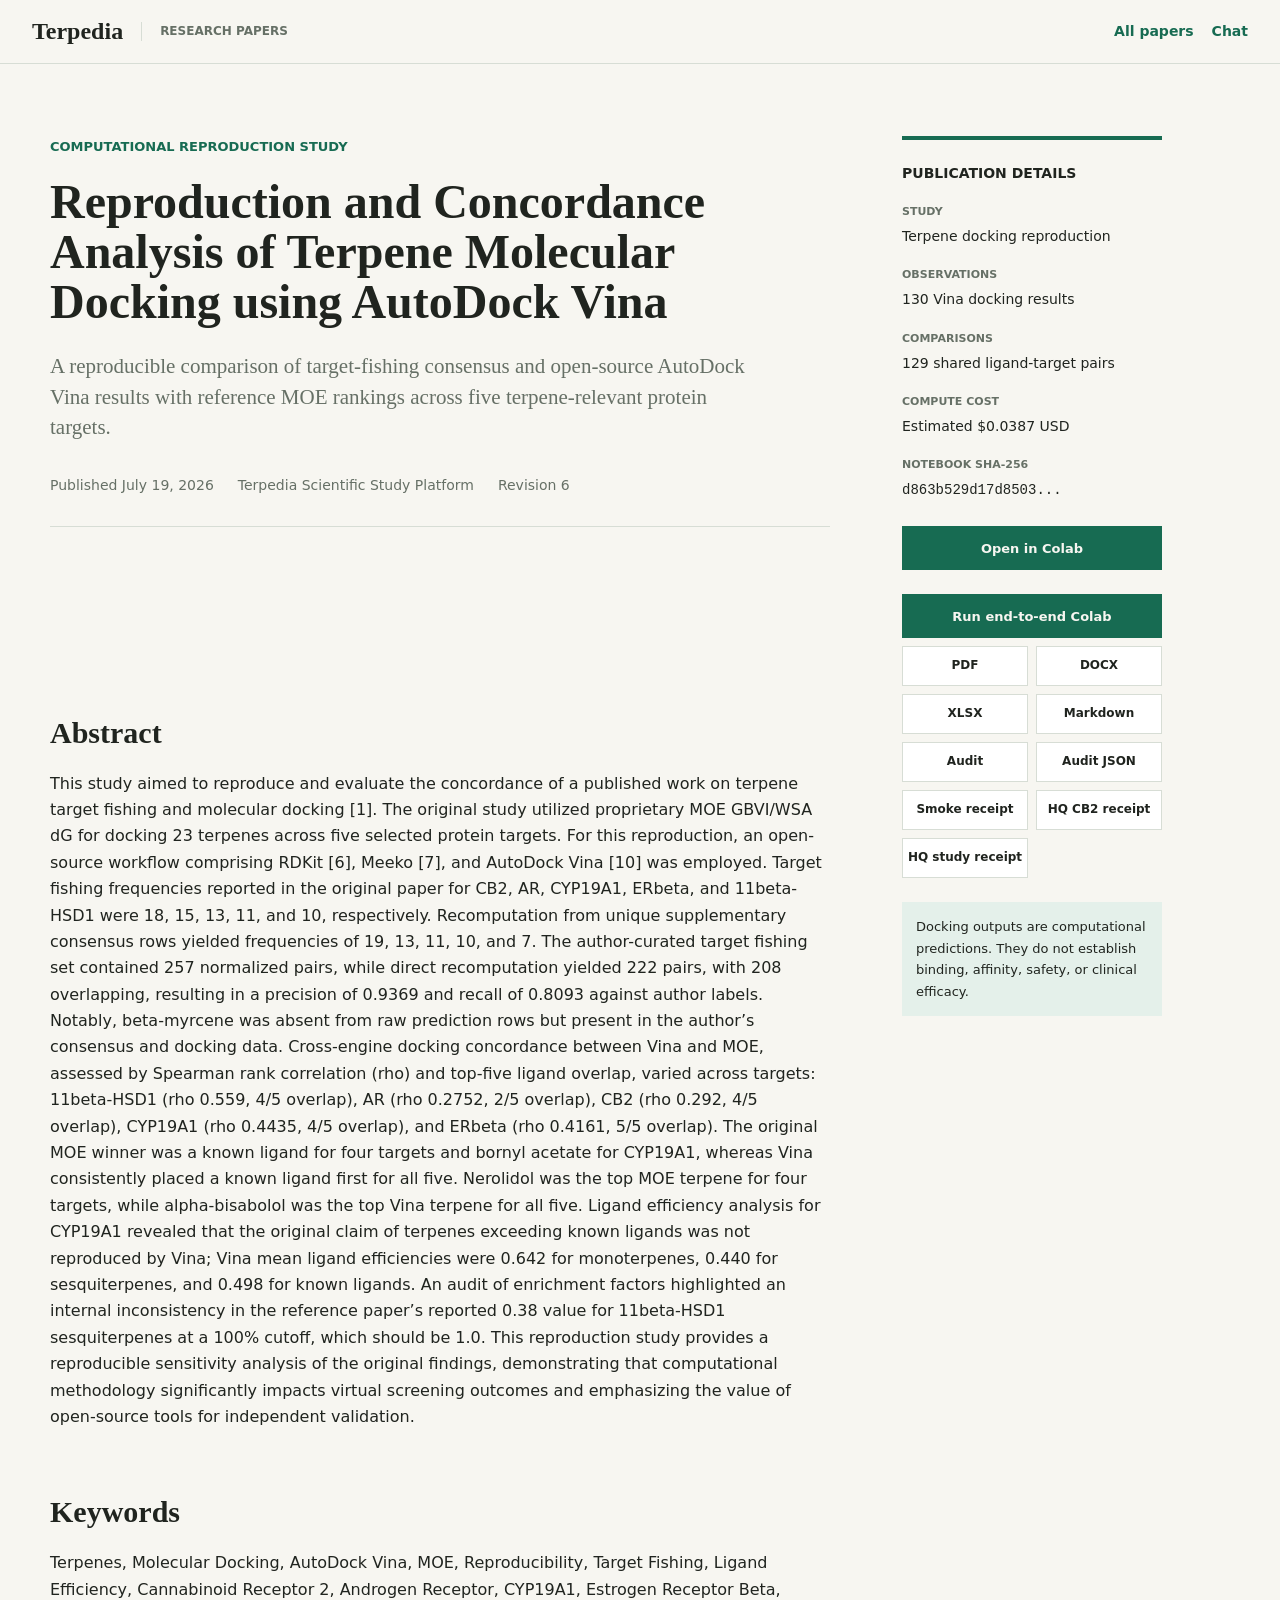
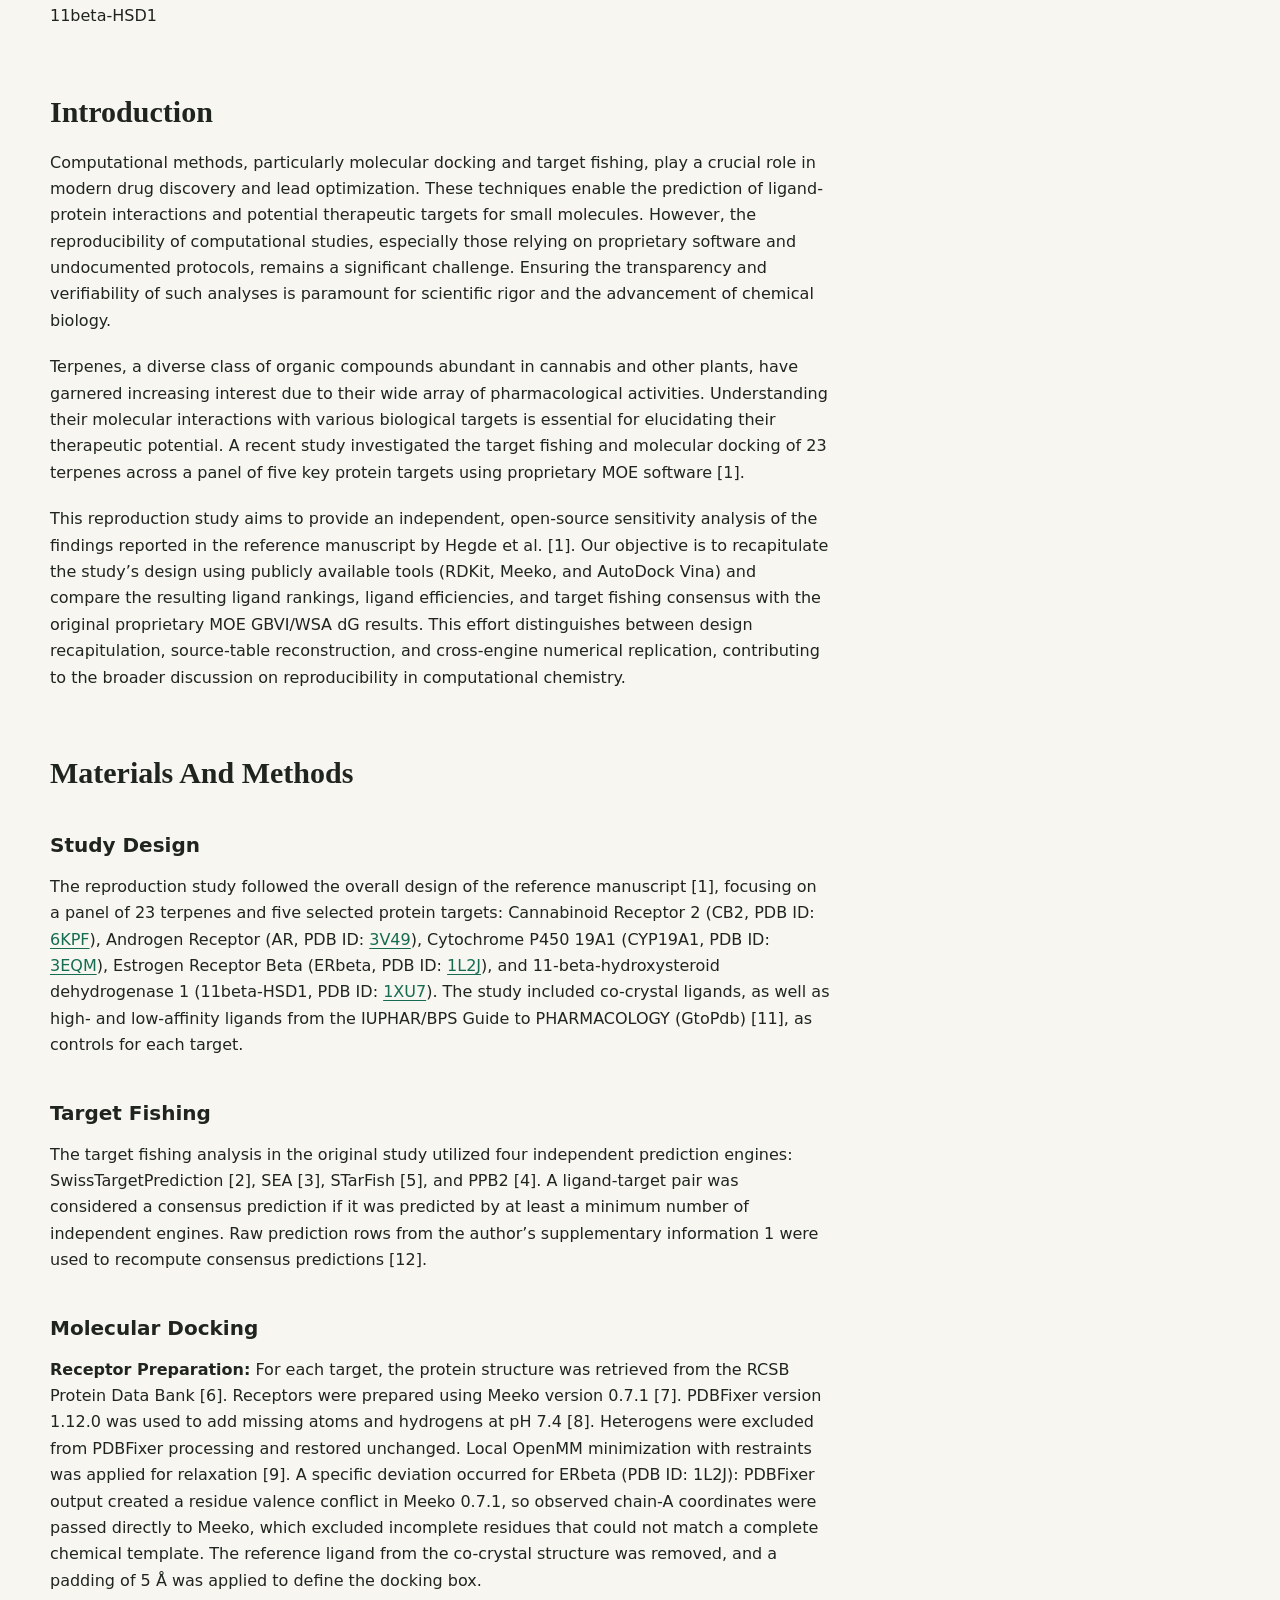
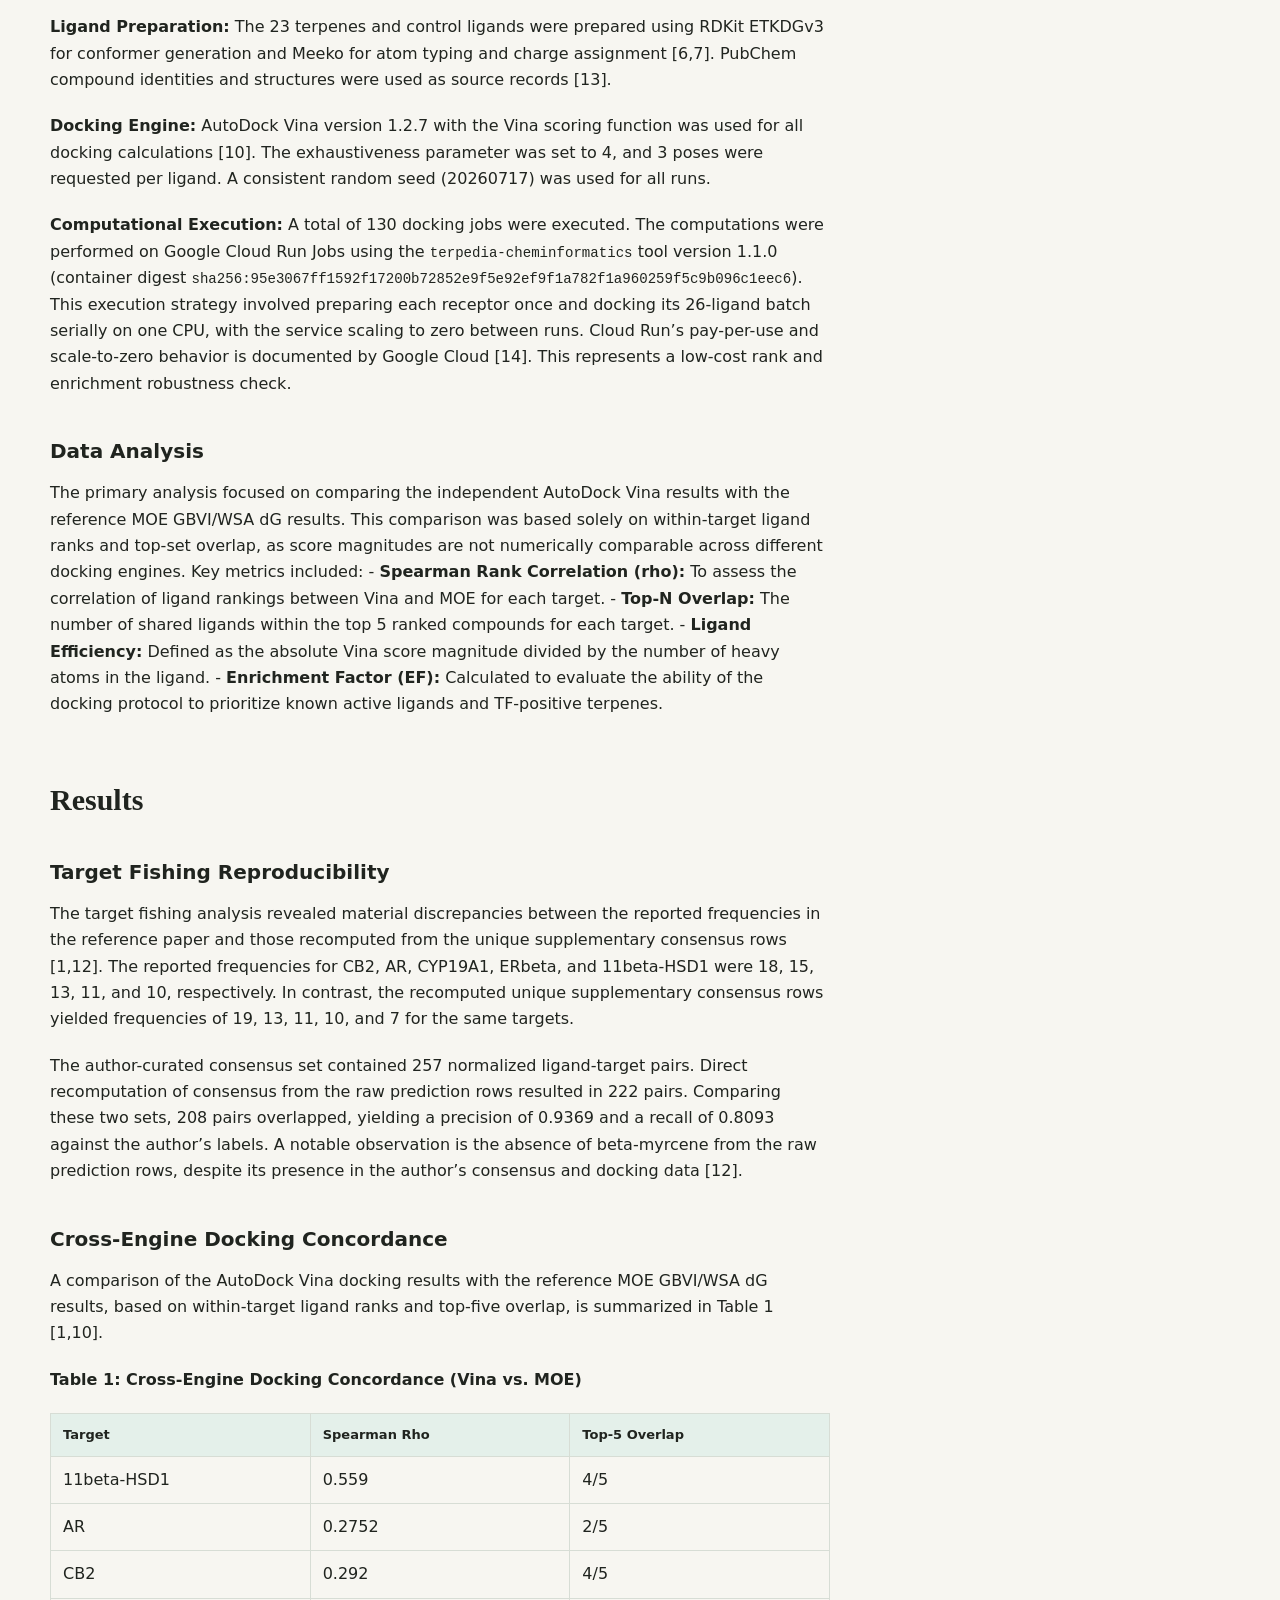
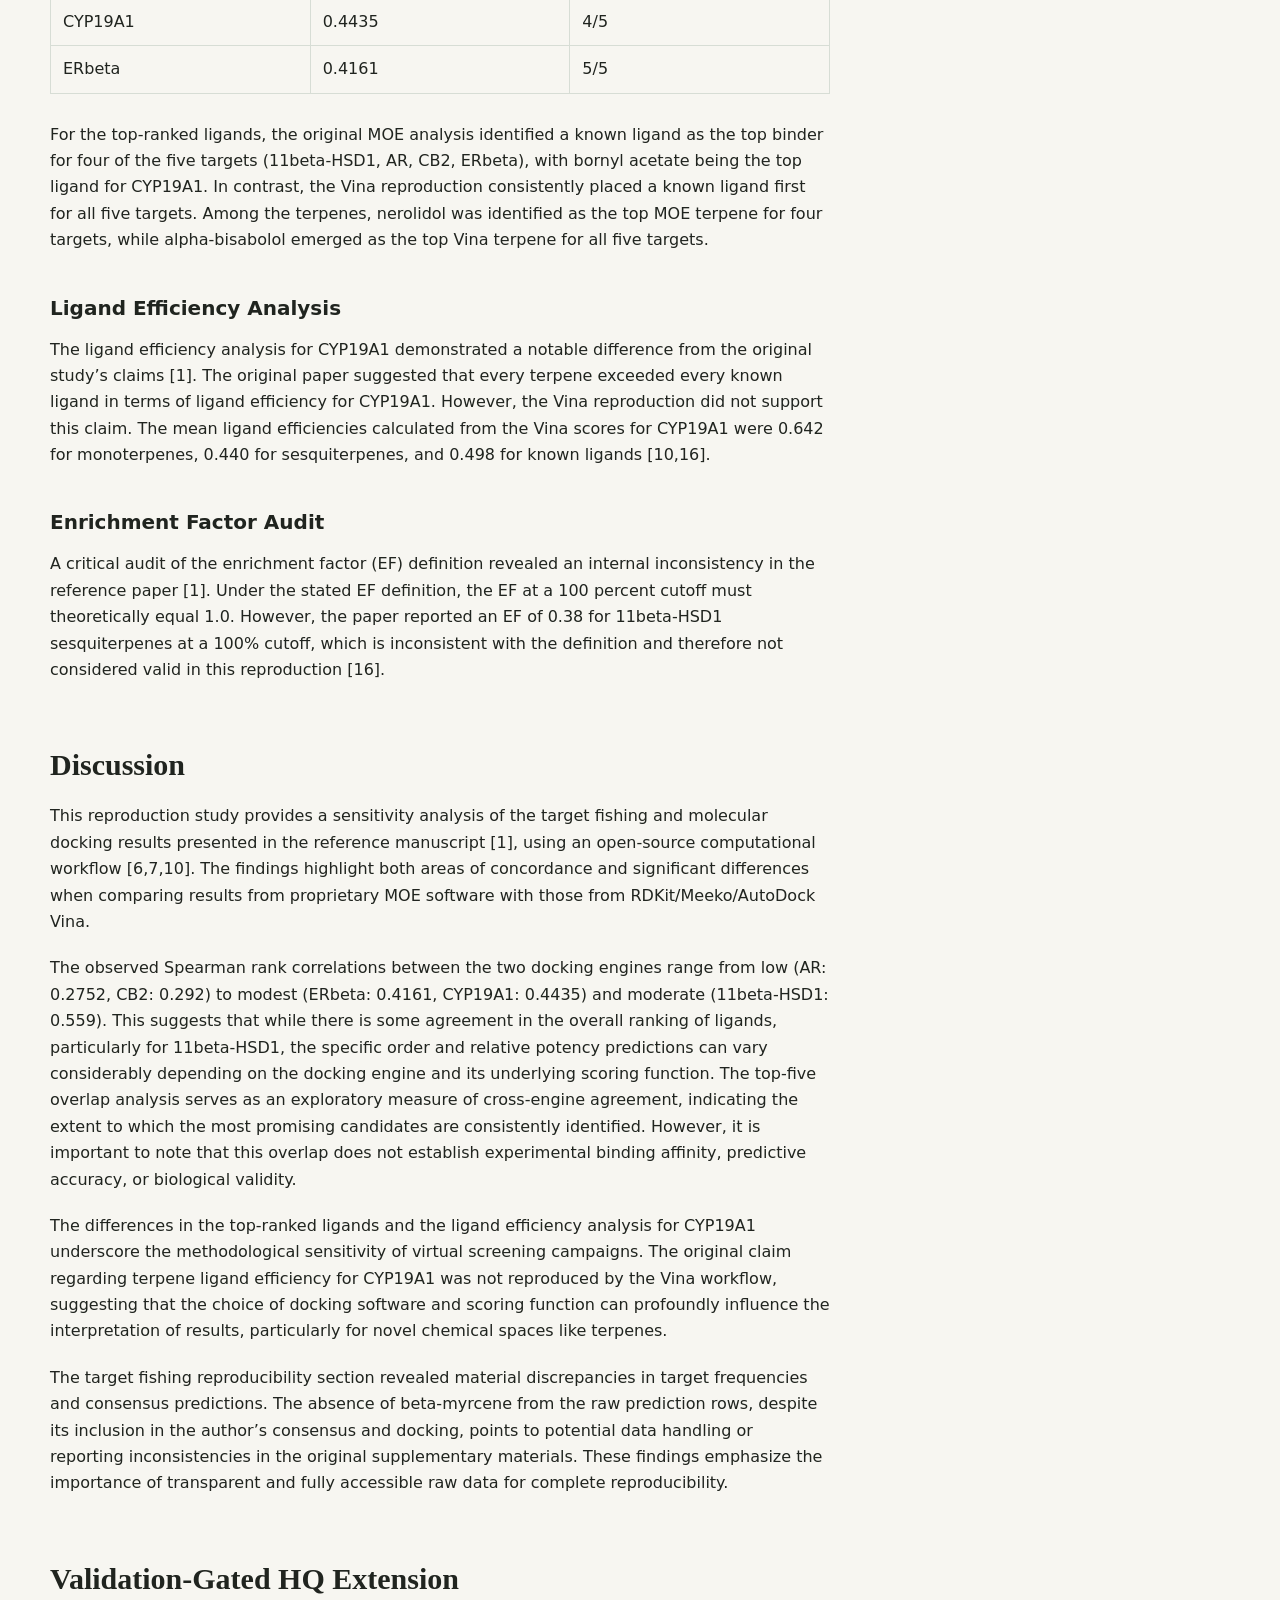
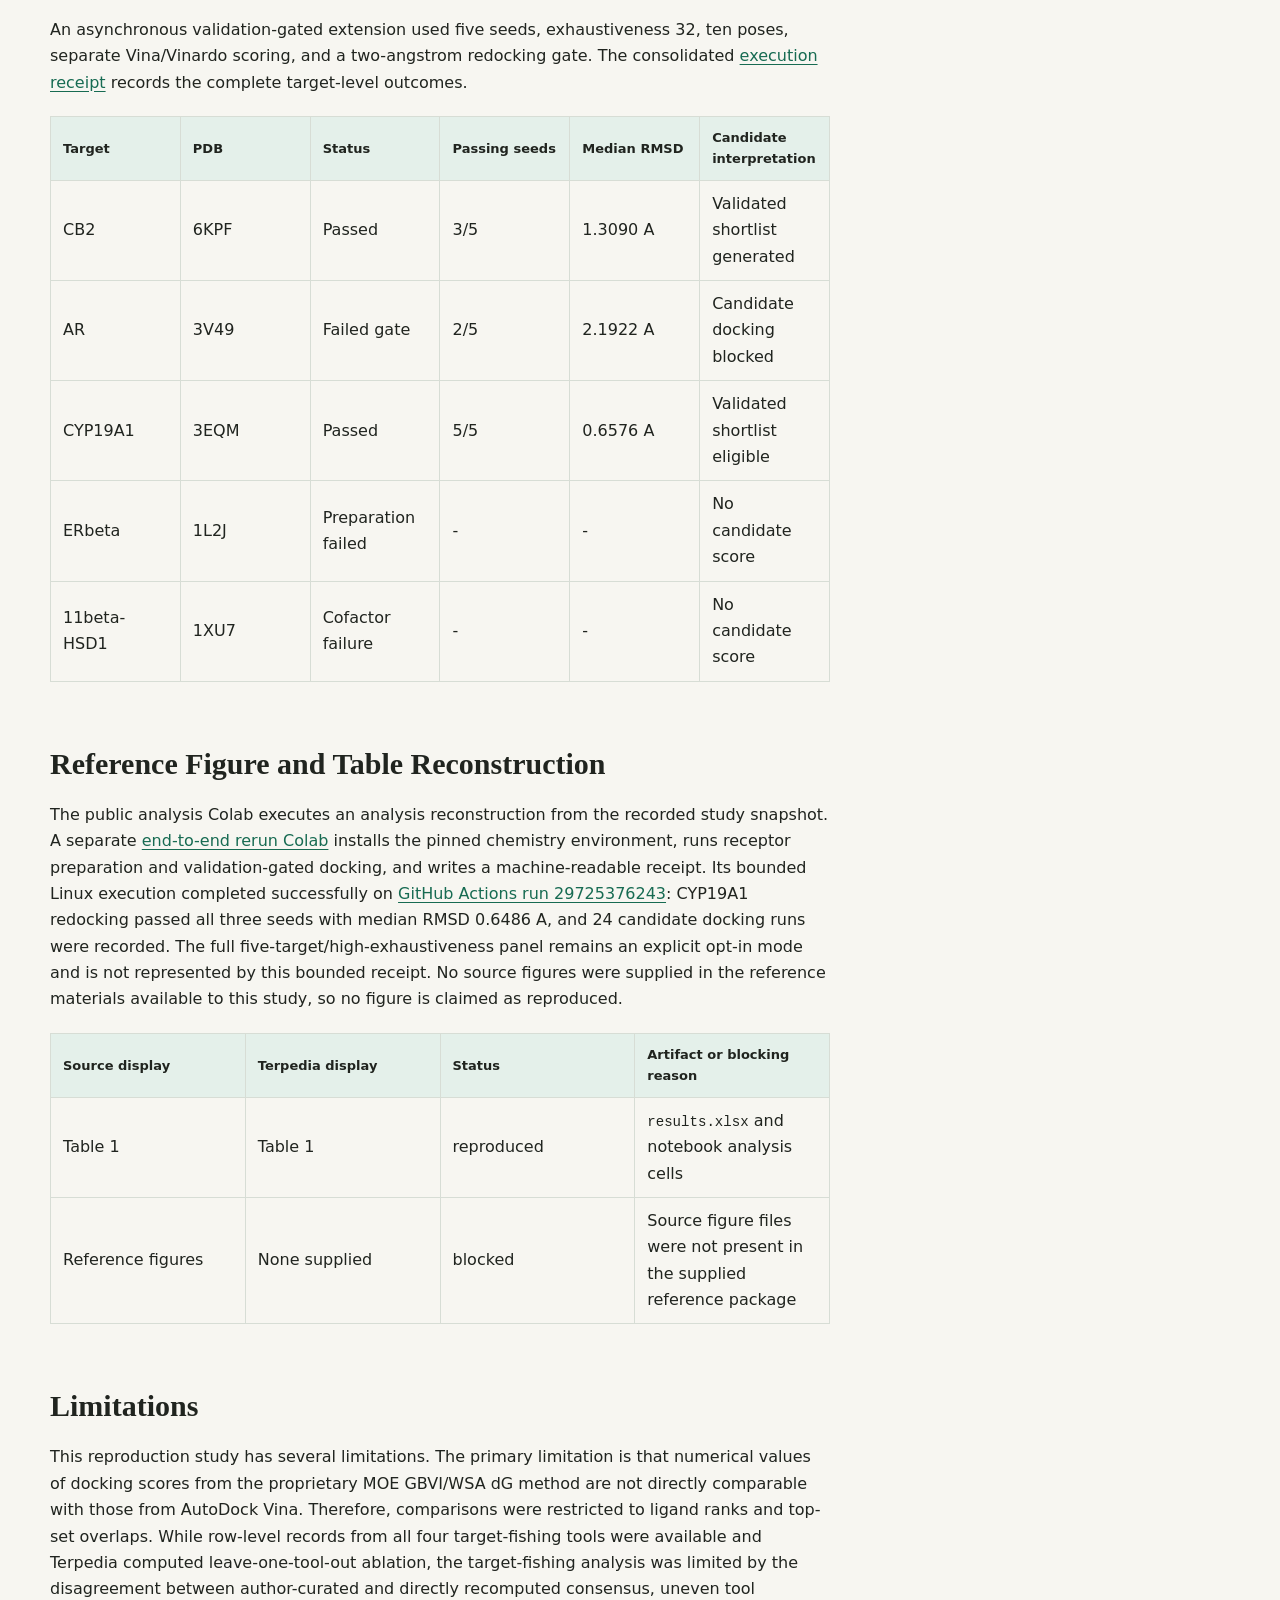
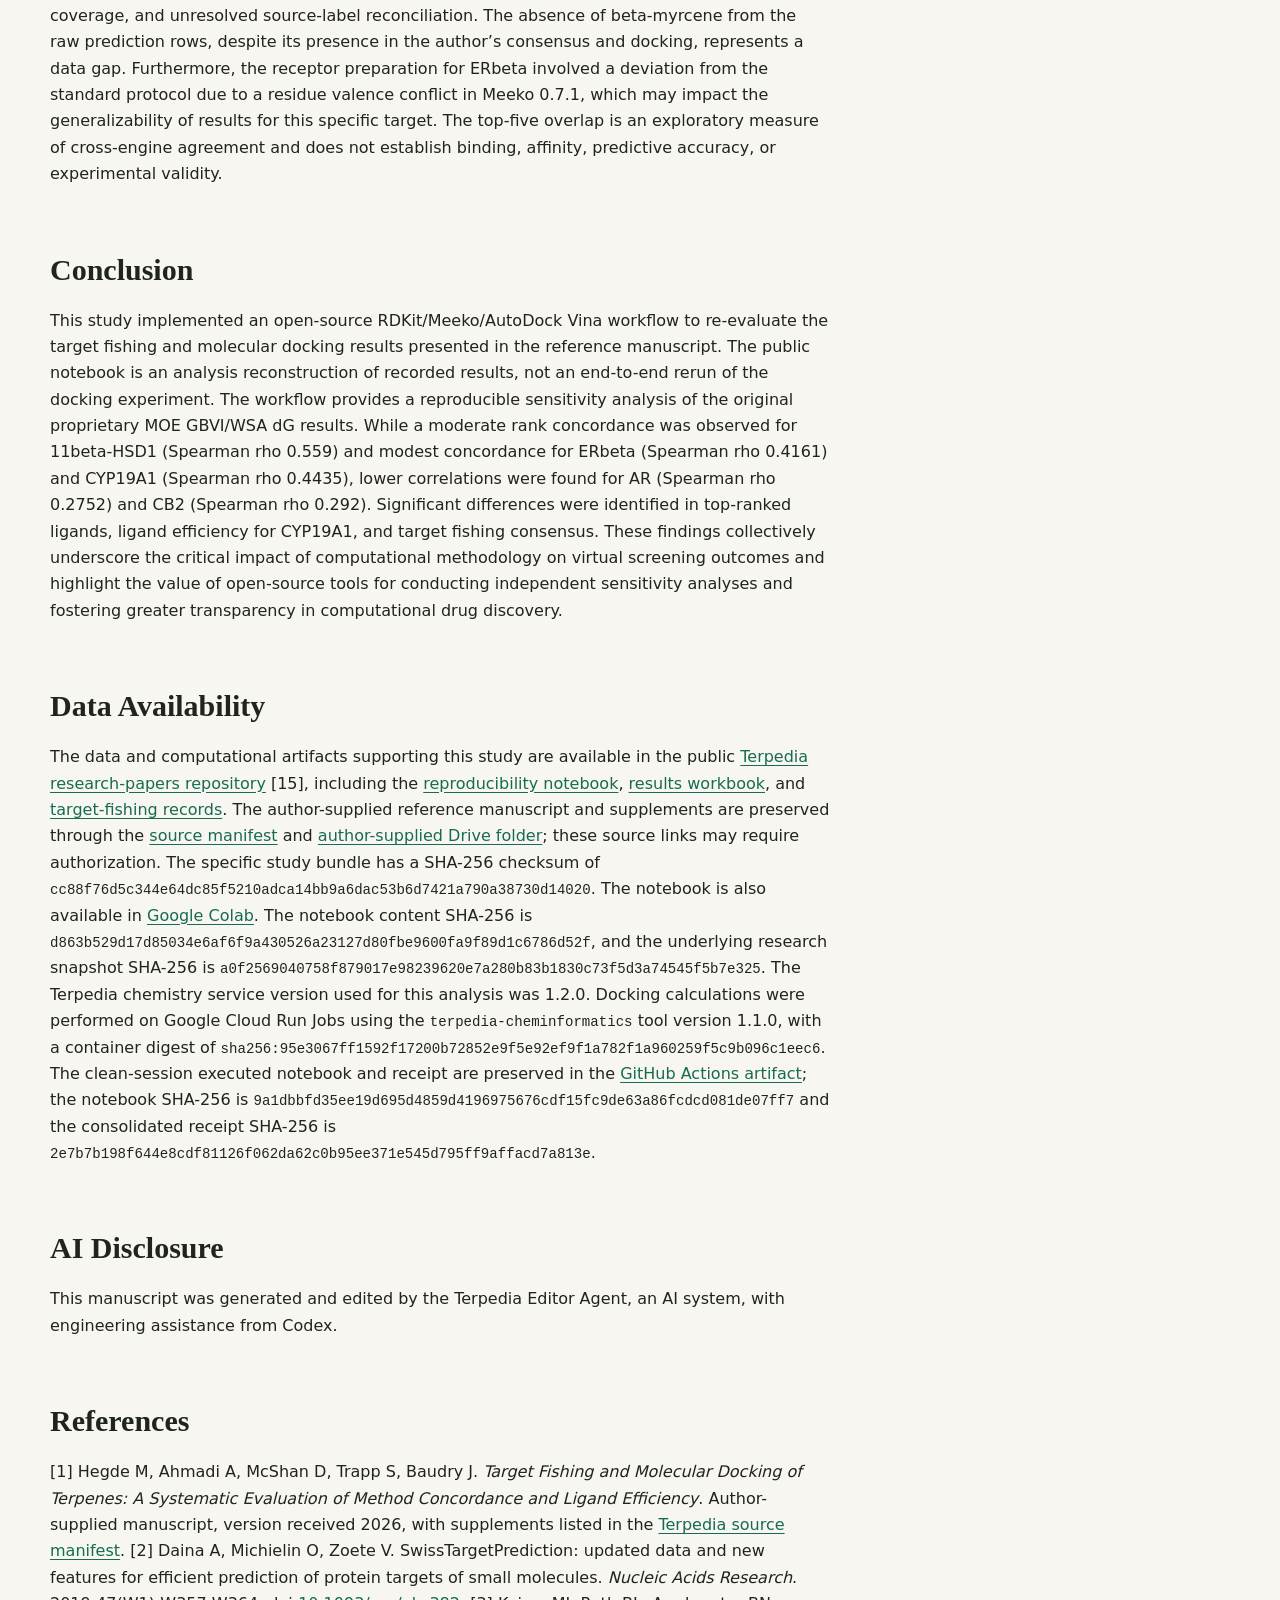
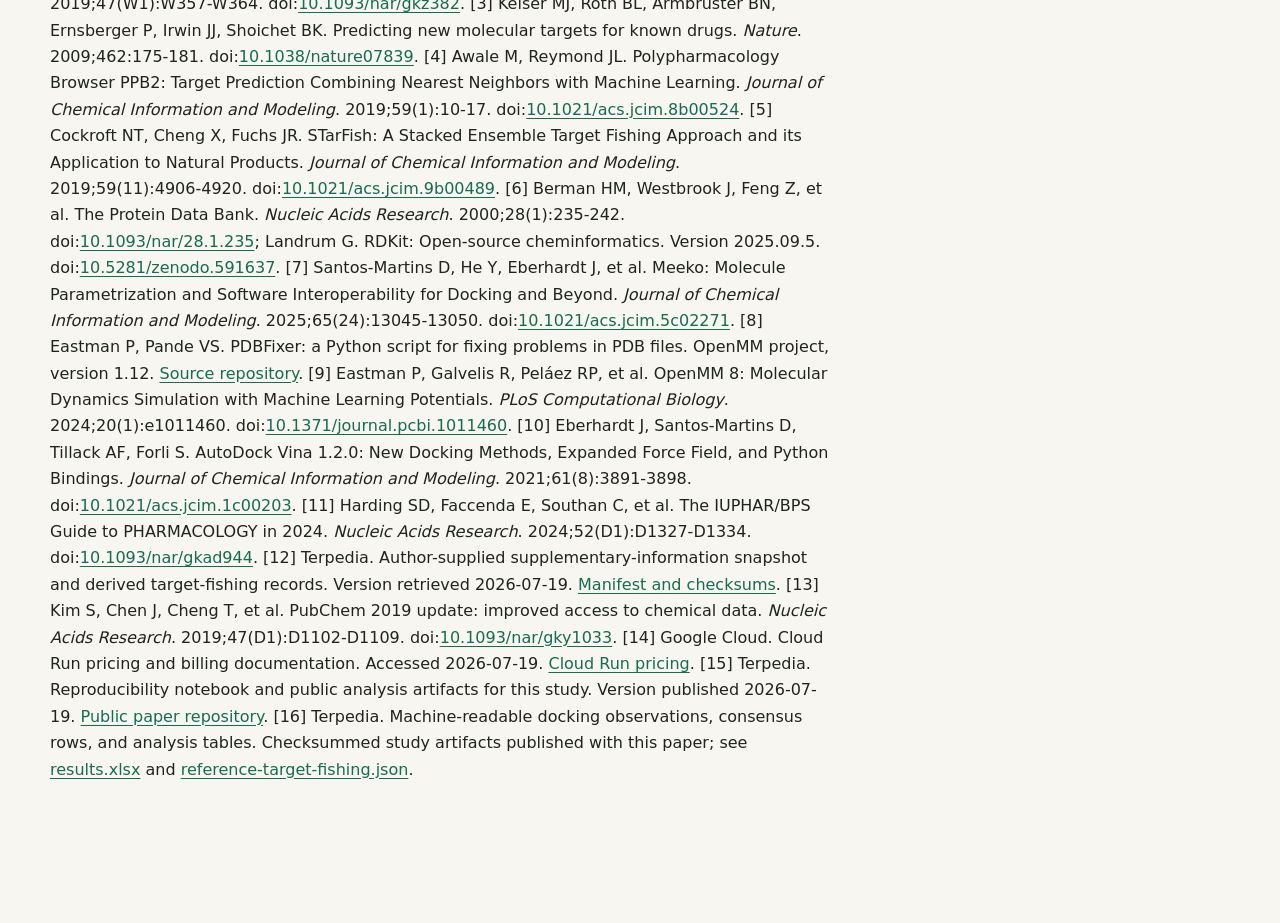
<file: docs/papers/terpene-docking-reproduction/index.html>
<!doctype html>
<html lang="en">
<head>
  <meta charset="utf-8">
  <meta name="viewport" content="width=device-width, initial-scale=1">
  <meta name="description" content="A reproducible comparison of
target-fishing consensus and open-source AutoDock Vina results with
reference MOE rankings across five terpene-relevant protein targets.">
  <meta property="og:type" content="article">
  <meta property="og:title" content="Reproduction and Concordance
Analysis of Terpene Molecular Docking using AutoDock Vina">
  <meta property="og:description" content="A reproducible comparison of
target-fishing consensus and open-source AutoDock Vina results with
reference MOE rankings across five terpene-relevant protein targets.">
  <meta property="og:url" content="https://terpedia.github.io/terpedia-research-papers/papers/terpene-docking-reproduction/">
  <meta name="twitter:card" content="summary">
  <title>Reproduction and Concordance Analysis of Terpene Molecular
Docking using AutoDock Vina | Terpedia Research</title>
  <link rel="canonical" href="https://terpedia.github.io/terpedia-research-papers/papers/terpene-docking-reproduction/">
  <link rel="stylesheet" href="../../assets/site.css">
</head>
<body>
  <header class="site-header">
    <div class="header-inner"><a class="brand" href="../../">Terpedia</a><span class="site-label">Research Papers</span></div>
    <nav class="header-nav" aria-label="Primary"><a href="../../">All papers</a><a href="https://chat.terpedia.com">Chat</a></nav>
  </header>
  <main class="paper-shell">
    <article class="paper">
      <div class="paper-header">
        <p class="paper-kicker">Computational reproduction study</p>
        <h1>Reproduction and Concordance Analysis of Terpene Molecular
Docking using AutoDock Vina</h1>
        <p class="paper-deck">A reproducible comparison of
target-fishing consensus and open-source AutoDock Vina results with
reference MOE rankings across five terpene-relevant protein targets.</p>
        <div class="paper-meta"><span>Published July 19, 2026</span><span>Terpedia Scientific Study Platform</span><span>Revision 6</span></div>
      </div>
      <div class="article-body"><h1
id="reproduction-and-concordance-analysis-of-terpene-molecular-docking-using-autodock-vina">Reproduction
and Concordance Analysis of Terpene Molecular Docking using AutoDock
Vina</h1>
<h2 id="abstract">Abstract</h2>
<p>This study aimed to reproduce and evaluate the concordance of a
published work on terpene target fishing and molecular docking [1]. The
original study utilized proprietary MOE GBVI/WSA dG for docking 23
terpenes across five selected protein targets. For this reproduction, an
open-source workflow comprising RDKit [6], Meeko [7], and AutoDock Vina
[10] was employed. Target fishing frequencies reported in the original
paper for CB2, AR, CYP19A1, ERbeta, and 11beta-HSD1 were 18, 15, 13, 11,
and 10, respectively. Recomputation from unique supplementary consensus
rows yielded frequencies of 19, 13, 11, 10, and 7. The author-curated
target fishing set contained 257 normalized pairs, while direct
recomputation yielded 222 pairs, with 208 overlapping, resulting in a
precision of 0.9369 and recall of 0.8093 against author labels. Notably,
beta-myrcene was absent from raw prediction rows but present in the
author’s consensus and docking data. Cross-engine docking concordance
between Vina and MOE, assessed by Spearman rank correlation (rho) and
top-five ligand overlap, varied across targets: 11beta-HSD1 (rho 0.559,
4/5 overlap), AR (rho 0.2752, 2/5 overlap), CB2 (rho 0.292, 4/5
overlap), CYP19A1 (rho 0.4435, 4/5 overlap), and ERbeta (rho 0.4161, 5/5
overlap). The original MOE winner was a known ligand for four targets
and bornyl acetate for CYP19A1, whereas Vina consistently placed a known
ligand first for all five. Nerolidol was the top MOE terpene for four
targets, while alpha-bisabolol was the top Vina terpene for all five.
Ligand efficiency analysis for CYP19A1 revealed that the original claim
of terpenes exceeding known ligands was not reproduced by Vina; Vina
mean ligand efficiencies were 0.642 for monoterpenes, 0.440 for
sesquiterpenes, and 0.498 for known ligands. An audit of enrichment
factors highlighted an internal inconsistency in the reference paper’s
reported 0.38 value for 11beta-HSD1 sesquiterpenes at a 100% cutoff,
which should be 1.0. This reproduction study provides a reproducible
sensitivity analysis of the original findings, demonstrating that
computational methodology significantly impacts virtual screening
outcomes and emphasizing the value of open-source tools for independent
validation.</p>
<h2 id="keywords">Keywords</h2>
<p>Terpenes, Molecular Docking, AutoDock Vina, MOE, Reproducibility,
Target Fishing, Ligand Efficiency, Cannabinoid Receptor 2, Androgen
Receptor, CYP19A1, Estrogen Receptor Beta, 11beta-HSD1</p>
<h2 id="introduction">Introduction</h2>
<p>Computational methods, particularly molecular docking and target
fishing, play a crucial role in modern drug discovery and lead
optimization. These techniques enable the prediction of ligand-protein
interactions and potential therapeutic targets for small molecules.
However, the reproducibility of computational studies, especially those
relying on proprietary software and undocumented protocols, remains a
significant challenge. Ensuring the transparency and verifiability of
such analyses is paramount for scientific rigor and the advancement of
chemical biology.</p>
<p>Terpenes, a diverse class of organic compounds abundant in cannabis
and other plants, have garnered increasing interest due to their wide
array of pharmacological activities. Understanding their molecular
interactions with various biological targets is essential for
elucidating their therapeutic potential. A recent study investigated the
target fishing and molecular docking of 23 terpenes across a panel of
five key protein targets using proprietary MOE software [1].</p>
<p>This reproduction study aims to provide an independent, open-source
sensitivity analysis of the findings reported in the reference
manuscript by Hegde et al. [1]. Our objective is to recapitulate the
study’s design using publicly available tools (RDKit, Meeko, and
AutoDock Vina) and compare the resulting ligand rankings, ligand
efficiencies, and target fishing consensus with the original proprietary
MOE GBVI/WSA dG results. This effort distinguishes between design
recapitulation, source-table reconstruction, and cross-engine numerical
replication, contributing to the broader discussion on reproducibility
in computational chemistry.</p>
<h2 id="materials-and-methods">Materials And Methods</h2>
<h3 id="study-design">Study Design</h3>
<p>The reproduction study followed the overall design of the reference
manuscript [1], focusing on a panel of 23 terpenes and five selected
protein targets: Cannabinoid Receptor 2 (CB2, PDB ID: <a
href="https://www.rcsb.org/structure/6KPF">6KPF</a>), Androgen Receptor
(AR, PDB ID: <a href="https://www.rcsb.org/structure/3V49">3V49</a>),
Cytochrome P450 19A1 (CYP19A1, PDB ID: <a
href="https://www.rcsb.org/structure/3EQM">3EQM</a>), Estrogen Receptor
Beta (ERbeta, PDB ID: <a
href="https://www.rcsb.org/structure/1L2J">1L2J</a>), and
11-beta-hydroxysteroid dehydrogenase 1 (11beta-HSD1, PDB ID: <a
href="https://www.rcsb.org/structure/1XU7">1XU7</a>). The study included
co-crystal ligands, as well as high- and low-affinity ligands from the
IUPHAR/BPS Guide to PHARMACOLOGY (GtoPdb) [11], as controls for each
target.</p>
<h3 id="target-fishing">Target Fishing</h3>
<p>The target fishing analysis in the original study utilized four
independent prediction engines: SwissTargetPrediction [2], SEA [3],
STarFish [5], and PPB2 [4]. A ligand-target pair was considered a
consensus prediction if it was predicted by at least a minimum number of
independent engines. Raw prediction rows from the author’s supplementary
information 1 were used to recompute consensus predictions [12].</p>
<h3 id="molecular-docking">Molecular Docking</h3>
<p><strong>Receptor Preparation:</strong> For each target, the protein
structure was retrieved from the RCSB Protein Data Bank [6]. Receptors
were prepared using Meeko version 0.7.1 [7]. PDBFixer version 1.12.0 was
used to add missing atoms and hydrogens at pH 7.4 [8]. Heterogens were
excluded from PDBFixer processing and restored unchanged. Local OpenMM
minimization with restraints was applied for relaxation [9]. A specific
deviation occurred for ERbeta (PDB ID: 1L2J): PDBFixer output created a
residue valence conflict in Meeko 0.7.1, so observed chain-A coordinates
were passed directly to Meeko, which excluded incomplete residues that
could not match a complete chemical template. The reference ligand from
the co-crystal structure was removed, and a padding of 5 Å was applied
to define the docking box.</p>
<p><strong>Ligand Preparation:</strong> The 23 terpenes and control
ligands were prepared using RDKit ETKDGv3 for conformer generation and
Meeko for atom typing and charge assignment [6,7]. PubChem compound
identities and structures were used as source records [13].</p>
<p><strong>Docking Engine:</strong> AutoDock Vina version 1.2.7 with the
Vina scoring function was used for all docking calculations [10]. The
exhaustiveness parameter was set to 4, and 3 poses were requested per
ligand. A consistent random seed (20260717) was used for all runs.</p>
<p><strong>Computational Execution:</strong> A total of 130 docking jobs
were executed. The computations were performed on Google Cloud Run Jobs
using the <code>terpedia-cheminformatics</code> tool version 1.1.0
(container digest
<code>sha256:95e3067ff1592f17200b72852e9f5e92ef9f1a782f1a960259f5c9b096c1eec6</code>).
This execution strategy involved preparing each receptor once and
docking its 26-ligand batch serially on one CPU, with the service
scaling to zero between runs. Cloud Run’s pay-per-use and scale-to-zero
behavior is documented by Google Cloud [14]. This represents a low-cost
rank and enrichment robustness check.</p>
<h3 id="data-analysis">Data Analysis</h3>
<p>The primary analysis focused on comparing the independent AutoDock
Vina results with the reference MOE GBVI/WSA dG results. This comparison
was based solely on within-target ligand ranks and top-set overlap, as
score magnitudes are not numerically comparable across different docking
engines. Key metrics included: - <strong>Spearman Rank Correlation
(rho):</strong> To assess the correlation of ligand rankings between
Vina and MOE for each target. - <strong>Top-N Overlap:</strong> The
number of shared ligands within the top 5 ranked compounds for each
target. - <strong>Ligand Efficiency:</strong> Defined as the absolute
Vina score magnitude divided by the number of heavy atoms in the ligand.
- <strong>Enrichment Factor (EF):</strong> Calculated to evaluate the
ability of the docking protocol to prioritize known active ligands and
TF-positive terpenes.</p>
<h2 id="results">Results</h2>
<h3 id="target-fishing-reproducibility">Target Fishing
Reproducibility</h3>
<p>The target fishing analysis revealed material discrepancies between
the reported frequencies in the reference paper and those recomputed
from the unique supplementary consensus rows [1,12]. The reported
frequencies for CB2, AR, CYP19A1, ERbeta, and 11beta-HSD1 were 18, 15,
13, 11, and 10, respectively. In contrast, the recomputed unique
supplementary consensus rows yielded frequencies of 19, 13, 11, 10, and
7 for the same targets.</p>
<p>The author-curated consensus set contained 257 normalized
ligand-target pairs. Direct recomputation of consensus from the raw
prediction rows resulted in 222 pairs. Comparing these two sets, 208
pairs overlapped, yielding a precision of 0.9369 and a recall of 0.8093
against the author’s labels. A notable observation is the absence of
beta-myrcene from the raw prediction rows, despite its presence in the
author’s consensus and docking data [12].</p>
<h3 id="cross-engine-docking-concordance">Cross-Engine Docking
Concordance</h3>
<p>A comparison of the AutoDock Vina docking results with the reference
MOE GBVI/WSA dG results, based on within-target ligand ranks and
top-five overlap, is summarized in Table 1 [1,10].</p>
<p><strong>Table 1: Cross-Engine Docking Concordance (Vina
vs. MOE)</strong></p>
<table>
<thead>
<tr>
<th>Target</th>
<th>Spearman Rho</th>
<th>Top-5 Overlap</th>
</tr>
</thead>
<tbody>
<tr>
<td>11beta-HSD1</td>
<td>0.559</td>
<td>4/5</td>
</tr>
<tr>
<td>AR</td>
<td>0.2752</td>
<td>2/5</td>
</tr>
<tr>
<td>CB2</td>
<td>0.292</td>
<td>4/5</td>
</tr>
<tr>
<td>CYP19A1</td>
<td>0.4435</td>
<td>4/5</td>
</tr>
<tr>
<td>ERbeta</td>
<td>0.4161</td>
<td>5/5</td>
</tr>
</tbody>
</table>
<p>For the top-ranked ligands, the original MOE analysis identified a
known ligand as the top binder for four of the five targets
(11beta-HSD1, AR, CB2, ERbeta), with bornyl acetate being the top ligand
for CYP19A1. In contrast, the Vina reproduction consistently placed a
known ligand first for all five targets. Among the terpenes, nerolidol
was identified as the top MOE terpene for four targets, while
alpha-bisabolol emerged as the top Vina terpene for all five
targets.</p>
<h3 id="ligand-efficiency-analysis">Ligand Efficiency Analysis</h3>
<p>The ligand efficiency analysis for CYP19A1 demonstrated a notable
difference from the original study’s claims [1]. The original paper
suggested that every terpene exceeded every known ligand in terms of
ligand efficiency for CYP19A1. However, the Vina reproduction did not
support this claim. The mean ligand efficiencies calculated from the
Vina scores for CYP19A1 were 0.642 for monoterpenes, 0.440 for
sesquiterpenes, and 0.498 for known ligands [10,16].</p>
<h3 id="enrichment-factor-audit">Enrichment Factor Audit</h3>
<p>A critical audit of the enrichment factor (EF) definition revealed an
internal inconsistency in the reference paper [1]. Under the stated EF
definition, the EF at a 100 percent cutoff must theoretically equal 1.0.
However, the paper reported an EF of 0.38 for 11beta-HSD1 sesquiterpenes
at a 100% cutoff, which is inconsistent with the definition and
therefore not considered valid in this reproduction [16].</p>
<h2 id="discussion">Discussion</h2>
<p>This reproduction study provides a sensitivity analysis of the target
fishing and molecular docking results presented in the reference
manuscript [1], using an open-source computational workflow [6,7,10].
The findings highlight both areas of concordance and significant
differences when comparing results from proprietary MOE software with
those from RDKit/Meeko/AutoDock Vina.</p>
<p>The observed Spearman rank correlations between the two docking
engines range from low (AR: 0.2752, CB2: 0.292) to modest (ERbeta:
0.4161, CYP19A1: 0.4435) and moderate (11beta-HSD1: 0.559). This
suggests that while there is some agreement in the overall ranking of
ligands, particularly for 11beta-HSD1, the specific order and relative
potency predictions can vary considerably depending on the docking
engine and its underlying scoring function. The top-five overlap
analysis serves as an exploratory measure of cross-engine agreement,
indicating the extent to which the most promising candidates are
consistently identified. However, it is important to note that this
overlap does not establish experimental binding affinity, predictive
accuracy, or biological validity.</p>
<p>The differences in the top-ranked ligands and the ligand efficiency
analysis for CYP19A1 underscore the methodological sensitivity of
virtual screening campaigns. The original claim regarding terpene ligand
efficiency for CYP19A1 was not reproduced by the Vina workflow,
suggesting that the choice of docking software and scoring function can
profoundly influence the interpretation of results, particularly for
novel chemical spaces like terpenes.</p>
<p>The target fishing reproducibility section revealed material
discrepancies in target frequencies and consensus predictions. The
absence of beta-myrcene from the raw prediction rows, despite its
inclusion in the author’s consensus and docking, points to potential
data handling or reporting inconsistencies in the original supplementary
materials. These findings emphasize the importance of transparent and
fully accessible raw data for complete reproducibility.</p>
<h2 id="validation-gated-hq-extension">Validation-Gated HQ Extension</h2>
<p>An asynchronous validation-gated extension used five seeds, exhaustiveness 32, ten poses, separate Vina/Vinardo scoring, and a two-angstrom redocking gate. The consolidated <a href="downloads/execution-receipt-hq-study.json">execution receipt</a> records the complete target-level outcomes.</p>
<table><thead><tr><th>Target</th><th>PDB</th><th>Status</th><th>Passing seeds</th><th>Median RMSD</th><th>Candidate interpretation</th></tr></thead><tbody>
<tr><td>CB2</td><td>6KPF</td><td>Passed</td><td>3/5</td><td>1.3090 A</td><td>Validated shortlist generated</td></tr>
<tr><td>AR</td><td>3V49</td><td>Failed gate</td><td>2/5</td><td>2.1922 A</td><td>Candidate docking blocked</td></tr>
<tr><td>CYP19A1</td><td>3EQM</td><td>Passed</td><td>5/5</td><td>0.6576 A</td><td>Validated shortlist eligible</td></tr>
<tr><td>ERbeta</td><td>1L2J</td><td>Preparation failed</td><td>-</td><td>-</td><td>No candidate score</td></tr>
<tr><td>11beta-HSD1</td><td>1XU7</td><td>Cofactor failure</td><td>-</td><td>-</td><td>No candidate score</td></tr>
</tbody></table>
<h2 id="reference-figure-and-table-reconstruction">Reference Figure and Table Reconstruction</h2>
<p>The public analysis Colab executes an analysis reconstruction from the recorded study snapshot. A separate <a href="notebooks/end-to-end-rerun.ipynb">end-to-end rerun Colab</a> installs the pinned chemistry environment, runs receptor preparation and validation-gated docking, and writes a machine-readable receipt. Its bounded Linux execution completed successfully on <a href="https://github.com/Terpedia/terpedia-research-papers/actions/runs/29725376243">GitHub Actions run 29725376243</a>: CYP19A1 redocking passed all three seeds with median RMSD 0.6486 A, and 24 candidate docking runs were recorded. The full five-target/high-exhaustiveness panel remains an explicit opt-in mode and is not represented by this bounded receipt. No source figures were supplied in the reference materials available to this study, so no figure is claimed as reproduced.</p>
<table><thead><tr><th>Source display</th><th>Terpedia display</th><th>Status</th><th>Artifact or blocking reason</th></tr></thead><tbody>
<tr><td>Table 1</td><td>Table 1</td><td>reproduced</td><td><code>results.xlsx</code> and notebook analysis cells</td></tr>
<tr><td>Reference figures</td><td>None supplied</td><td>blocked</td><td>Source figure files were not present in the supplied reference package</td></tr>
</tbody></table>
<h2 id="limitations">Limitations</h2>
<p>This reproduction study has several limitations. The primary
limitation is that numerical values of docking scores from the
proprietary MOE GBVI/WSA dG method are not directly comparable with
those from AutoDock Vina. Therefore, comparisons were restricted to
ligand ranks and top-set overlaps. While row-level records from all four
target-fishing tools were available and Terpedia computed
leave-one-tool-out ablation, the target-fishing analysis was limited by
the disagreement between author-curated and directly recomputed
consensus, uneven tool coverage, and unresolved source-label
reconciliation. The absence of beta-myrcene from the raw prediction
rows, despite its presence in the author’s consensus and docking,
represents a data gap. Furthermore, the receptor preparation for ERbeta
involved a deviation from the standard protocol due to a residue valence
conflict in Meeko 0.7.1, which may impact the generalizability of
results for this specific target. The top-five overlap is an exploratory
measure of cross-engine agreement and does not establish binding,
affinity, predictive accuracy, or experimental validity.</p>
<h2 id="conclusion">Conclusion</h2>
<p>This study implemented an open-source
RDKit/Meeko/AutoDock Vina workflow to re-evaluate the target fishing and
 molecular docking results presented in the reference manuscript. The public notebook is an analysis reconstruction of recorded results, not an end-to-end rerun of the docking experiment.
The workflow provides a reproducible sensitivity analysis of the
original proprietary MOE GBVI/WSA dG results. While a moderate rank
concordance was observed for 11beta-HSD1 (Spearman rho 0.559) and modest
concordance for ERbeta (Spearman rho 0.4161) and CYP19A1 (Spearman rho
0.4435), lower correlations were found for AR (Spearman rho 0.2752) and
CB2 (Spearman rho 0.292). Significant differences were identified in
top-ranked ligands, ligand efficiency for CYP19A1, and target fishing
consensus. These findings collectively underscore the critical impact of
computational methodology on virtual screening outcomes and highlight
the value of open-source tools for conducting independent sensitivity
analyses and fostering greater transparency in computational drug
discovery.</p>
<h2 id="data-availability">Data Availability</h2>
<p>The data and computational artifacts supporting this study are
available in the public <a
href="https://github.com/Terpedia/terpedia-research-papers/tree/main/docs/papers/terpene-docking-reproduction">Terpedia
research-papers repository</a> [15], including the <a
href="https://github.com/Terpedia/terpedia-research-papers/blob/main/docs/papers/terpene-docking-reproduction/notebooks/reproducibility.ipynb">reproducibility
notebook</a>, <a
href="https://github.com/Terpedia/terpedia-research-papers/blob/main/docs/papers/terpene-docking-reproduction/downloads/results.xlsx">results
workbook</a>, and <a
href="https://github.com/Terpedia/terpedia-research-papers/blob/main/docs/papers/terpene-docking-reproduction/downloads/reference-target-fishing.json">target-fishing
records</a>. The author-supplied reference manuscript and supplements
are preserved through the <a
href="https://github.com/Terpedia/chat-terpedia-backend/blob/main/research/reference-paper/supplementary-manifest.json">source
manifest</a> and <a
href="https://drive.google.com/drive/folders/1ooJl0fn4EGIy7AHjs52qHYSG9-nqRBs-">author-supplied
Drive folder</a>; these source links may require authorization. The
specific study bundle has a SHA-256 checksum of
<code>cc88f76d5c344e64dc85f5210adca14bb9a6dac53b6d7421a790a38730d14020</code>.
The notebook is also available in <a
href="https://colab.research.google.com/github/Terpedia/terpedia-research-papers/blob/main/docs/papers/terpene-docking-reproduction/notebooks/reproducibility.ipynb">Google
Colab</a>. The notebook content SHA-256 is
<code>d863b529d17d85034e6af6f9a430526a23127d80fbe9600fa9f89d1c6786d52f</code>,
and the underlying research snapshot SHA-256 is
<code>a0f2569040758f879017e98239620e7a280b83b1830c73f5d3a74545f5b7e325</code>.
The Terpedia chemistry service version used for this analysis was 1.2.0.
Docking calculations were performed on Google Cloud Run Jobs using the
<code>terpedia-cheminformatics</code> tool version 1.1.0, with a
container digest of
<code>sha256:95e3067ff1592f17200b72852e9f5e92ef9f1a782f1a960259f5c9b096c1eec6</code>. The clean-session executed notebook and receipt are preserved in the <a href="https://github.com/Terpedia/terpedia-research-papers/actions/runs/29725376243">GitHub Actions artifact</a>; the notebook SHA-256 is <code>9a1dbbfd35ee19d695d4859d4196975676cdf15fc9de63a86fcdcd081de07ff7</code> and the consolidated receipt SHA-256 is <code>2e7b7b198f644e8cdf81126f062da62c0b95ee371e545d795ff9affacd7a813e</code>.</p>
<h2 id="ai-disclosure">AI Disclosure</h2>
<p>This manuscript was generated and edited by the Terpedia Editor
Agent, an AI system, with engineering assistance from Codex.</p>
<h2 id="references">References</h2>
<p>[1] Hegde M, Ahmadi A, McShan D, Trapp S, Baudry J. <em>Target
Fishing and Molecular Docking of Terpenes: A Systematic Evaluation of
Method Concordance and Ligand Efficiency</em>. Author-supplied
manuscript, version received 2026, with supplements listed in the <a
href="https://github.com/Terpedia/chat-terpedia-backend/blob/main/research/reference-paper/supplementary-manifest.json">Terpedia
source manifest</a>. [2] Daina A, Michielin O, Zoete V.
SwissTargetPrediction: updated data and new features for efficient
prediction of protein targets of small molecules. <em>Nucleic Acids
Research</em>. 2019;47(W1):W357-W364. doi:<a
href="https://doi.org/10.1093/nar/gkz382">10.1093/nar/gkz382</a>. [3]
Keiser MJ, Roth BL, Armbruster BN, Ernsberger P, Irwin JJ, Shoichet BK.
Predicting new molecular targets for known drugs. <em>Nature</em>.
2009;462:175-181. doi:<a
href="https://doi.org/10.1038/nature07839">10.1038/nature07839</a>. [4]
Awale M, Reymond JL. Polypharmacology Browser PPB2: Target Prediction
Combining Nearest Neighbors with Machine Learning. <em>Journal of
Chemical Information and Modeling</em>. 2019;59(1):10-17. doi:<a
href="https://doi.org/10.1021/acs.jcim.8b00524">10.1021/acs.jcim.8b00524</a>.
[5] Cockroft NT, Cheng X, Fuchs JR. STarFish: A Stacked Ensemble Target
Fishing Approach and its Application to Natural Products. <em>Journal of
Chemical Information and Modeling</em>. 2019;59(11):4906-4920. doi:<a
href="https://doi.org/10.1021/acs.jcim.9b00489">10.1021/acs.jcim.9b00489</a>.
[6] Berman HM, Westbrook J, Feng Z, et al. The Protein Data Bank.
<em>Nucleic Acids Research</em>. 2000;28(1):235-242. doi:<a
href="https://doi.org/10.1093/nar/28.1.235">10.1093/nar/28.1.235</a>;
Landrum G. RDKit: Open-source cheminformatics. Version 2025.09.5. doi:<a
href="https://doi.org/10.5281/zenodo.591637">10.5281/zenodo.591637</a>.
[7] Santos-Martins D, He Y, Eberhardt J, et al. Meeko: Molecule
Parametrization and Software Interoperability for Docking and Beyond.
<em>Journal of Chemical Information and Modeling</em>.
2025;65(24):13045-13050. doi:<a
href="https://doi.org/10.1021/acs.jcim.5c02271">10.1021/acs.jcim.5c02271</a>.
[8] Eastman P, Pande VS. PDBFixer: a Python script for fixing problems
in PDB files. OpenMM project, version 1.12. <a
href="https://github.com/openmm/pdbfixer">Source repository</a>. [9]
Eastman P, Galvelis R, Peláez RP, et al. OpenMM 8: Molecular Dynamics
Simulation with Machine Learning Potentials. <em>PLoS Computational
Biology</em>. 2024;20(1):e1011460. doi:<a
href="https://doi.org/10.1371/journal.pcbi.1011460">10.1371/journal.pcbi.1011460</a>.
[10] Eberhardt J, Santos-Martins D, Tillack AF, Forli S. AutoDock Vina
1.2.0: New Docking Methods, Expanded Force Field, and Python Bindings.
<em>Journal of Chemical Information and Modeling</em>.
2021;61(8):3891-3898. doi:<a
href="https://doi.org/10.1021/acs.jcim.1c00203">10.1021/acs.jcim.1c00203</a>.
[11] Harding SD, Faccenda E, Southan C, et al. The IUPHAR/BPS Guide to
PHARMACOLOGY in 2024. <em>Nucleic Acids Research</em>.
2024;52(D1):D1327-D1334. doi:<a
href="https://doi.org/10.1093/nar/gkad944">10.1093/nar/gkad944</a>. [12]
Terpedia. Author-supplied supplementary-information snapshot and derived
target-fishing records. Version retrieved 2026-07-19. <a
href="https://github.com/Terpedia/chat-terpedia-backend/blob/main/research/reference-paper/supplementary-manifest.json">Manifest
and checksums</a>. [13] Kim S, Chen J, Cheng T, et al. PubChem 2019
update: improved access to chemical data. <em>Nucleic Acids
Research</em>. 2019;47(D1):D1102-D1109. doi:<a
href="https://doi.org/10.1093/nar/gky1033">10.1093/nar/gky1033</a>. [14]
Google Cloud. Cloud Run pricing and billing documentation. Accessed
2026-07-19. <a href="https://cloud.google.com/run/pricing">Cloud Run
pricing</a>. [15] Terpedia. Reproducibility notebook and public analysis
artifacts for this study. Version published 2026-07-19. <a
href="https://github.com/Terpedia/terpedia-research-papers/tree/main/docs/papers/terpene-docking-reproduction">Public
paper repository</a>. [16] Terpedia. Machine-readable docking
observations, consensus rows, and analysis tables. Checksummed study
artifacts published with this paper; see <a
href="https://github.com/Terpedia/terpedia-research-papers/blob/main/docs/papers/terpene-docking-reproduction/downloads/results.xlsx">results.xlsx</a>
and <a
href="https://github.com/Terpedia/terpedia-research-papers/blob/main/docs/papers/terpene-docking-reproduction/downloads/reference-target-fishing.json">reference-target-fishing.json</a>.</p></div>
    </article>
    <aside class="paper-aside" aria-label="Publication details">
      <div class="aside-panel">
        <h2>Publication details</h2>
        <dl>
          <dt>Study</dt><dd>Terpene docking reproduction</dd>
          <dt>Observations</dt><dd>130 Vina docking results</dd>
          <dt>Comparisons</dt><dd>129 shared ligand-target pairs</dd>
          <dt>Compute cost</dt><dd>Estimated &#36;0.0387 USD</dd>
          <dt>Notebook SHA-256</dt><dd><code>d863b529d17d8503...</code></dd>
        </dl>
        <a class="colab-link" href="https://colab.research.google.com/github/Terpedia/terpedia-research-papers/blob/main/docs/papers/terpene-docking-reproduction/notebooks/reproducibility.ipynb">Open in Colab</a>
        <a class="colab-link" href="https://colab.research.google.com/github/Terpedia/terpedia-research-papers/blob/main/docs/papers/terpene-docking-reproduction/notebooks/end-to-end-rerun.ipynb">Run end-to-end Colab</a>
        <div class="downloads" aria-label="Downloads">
          <a href="downloads/paper.pdf">PDF</a>
          <a href="downloads/paper.docx">DOCX</a>
          <a href="downloads/results.xlsx">XLSX</a>
          <a href="downloads/paper.md">Markdown</a>
          <a href="downloads/quality-audit.md">Audit</a>
          <a href="downloads/quality-audit.json">Audit JSON</a>
          <a href="downloads/execution-receipt-smoke.json">Smoke receipt</a>
          <a href="downloads/execution-receipt-hq-cb2.json">HQ CB2 receipt</a>
          <a href="downloads/execution-receipt-hq-study.json">HQ study receipt</a>
        </div>
        <p class="notice">Docking outputs are computational predictions. They do not establish binding, affinity, safety, or clinical efficacy.</p>
      </div>
    </aside>
  </main>
</body>
</html>
</file>
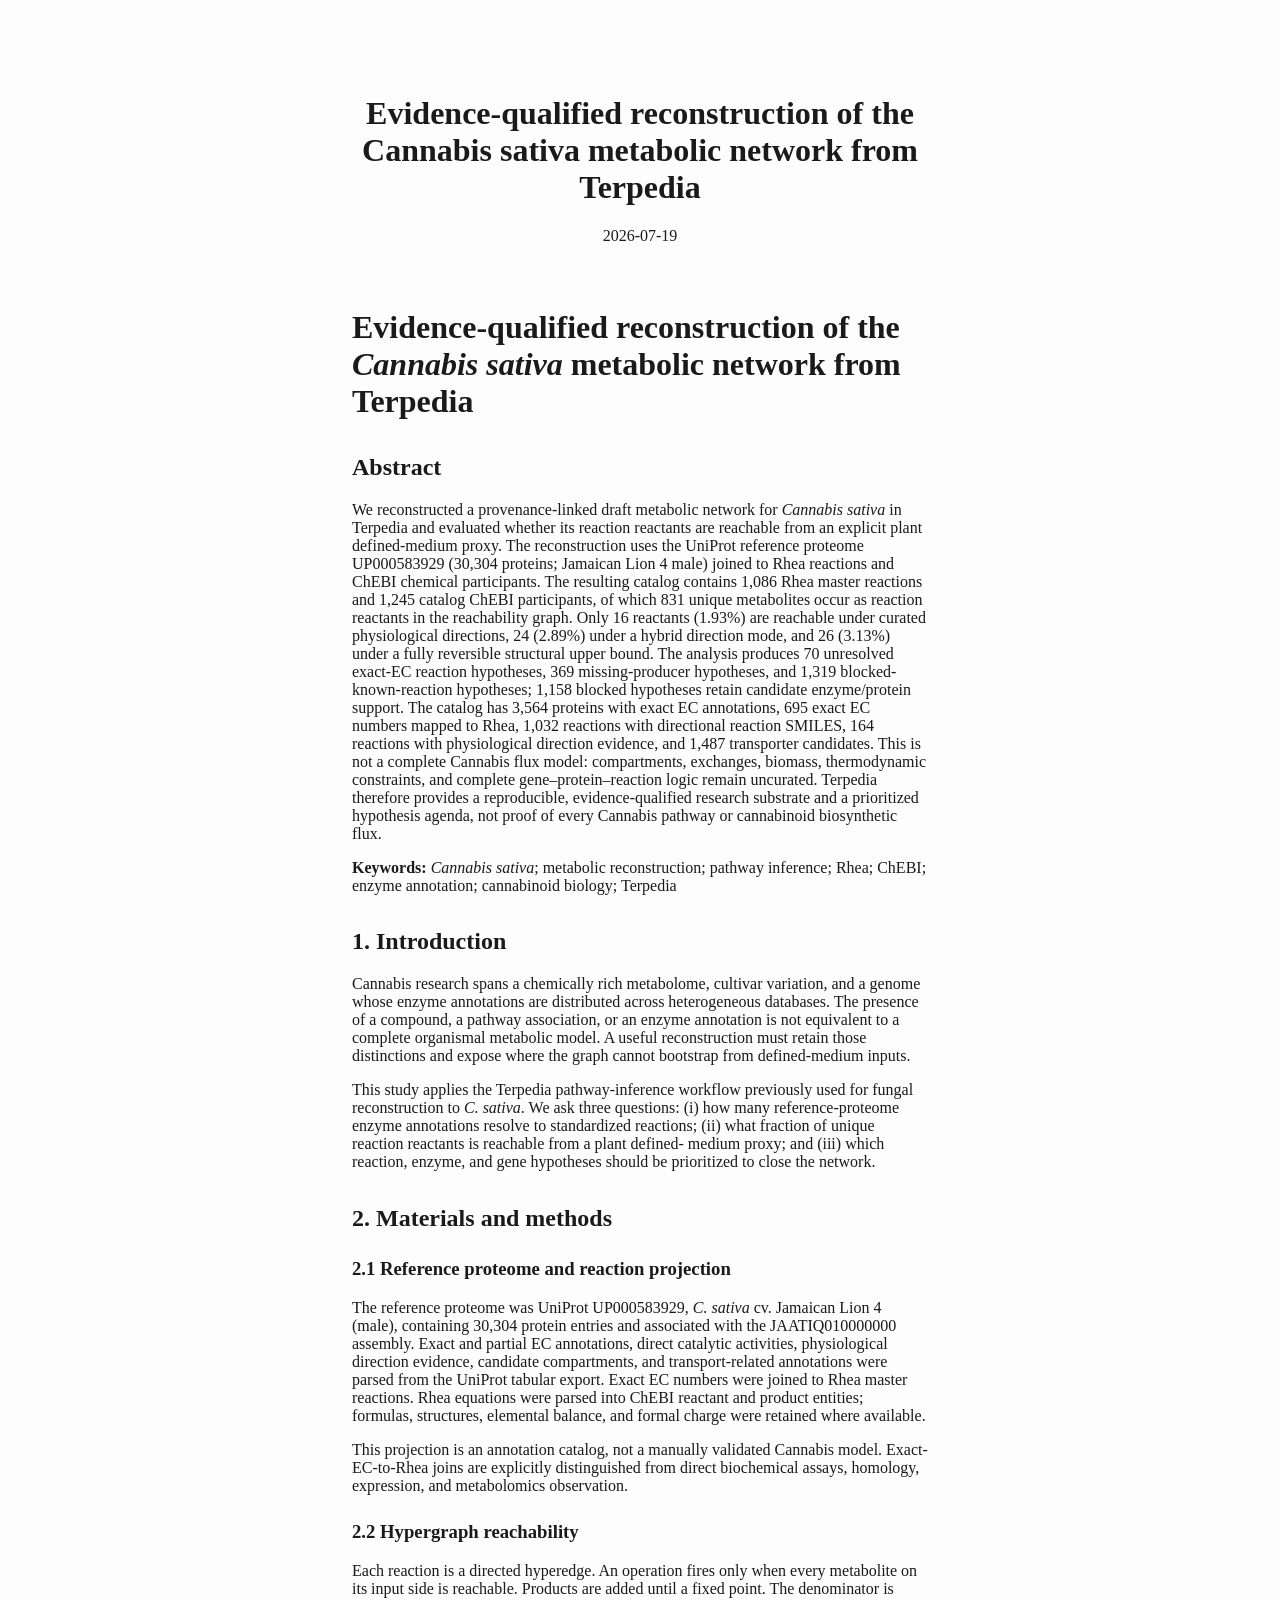
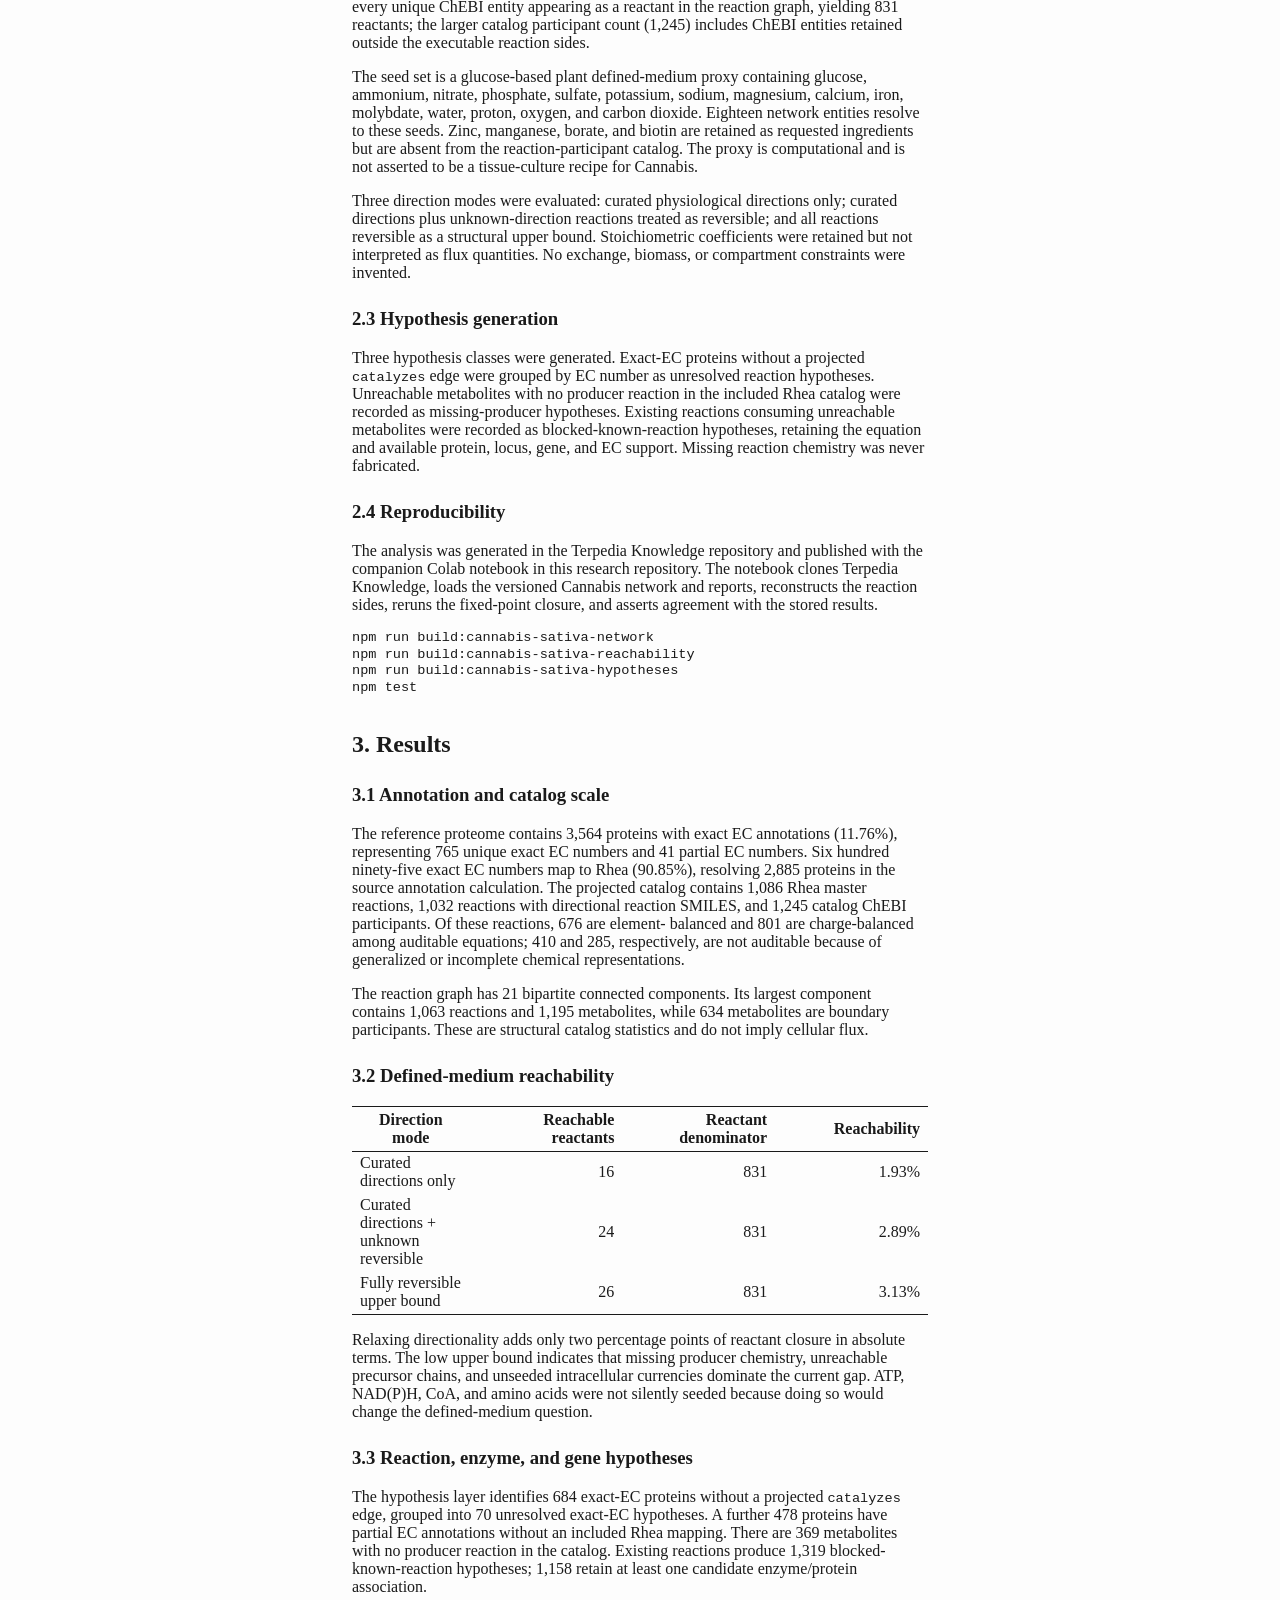
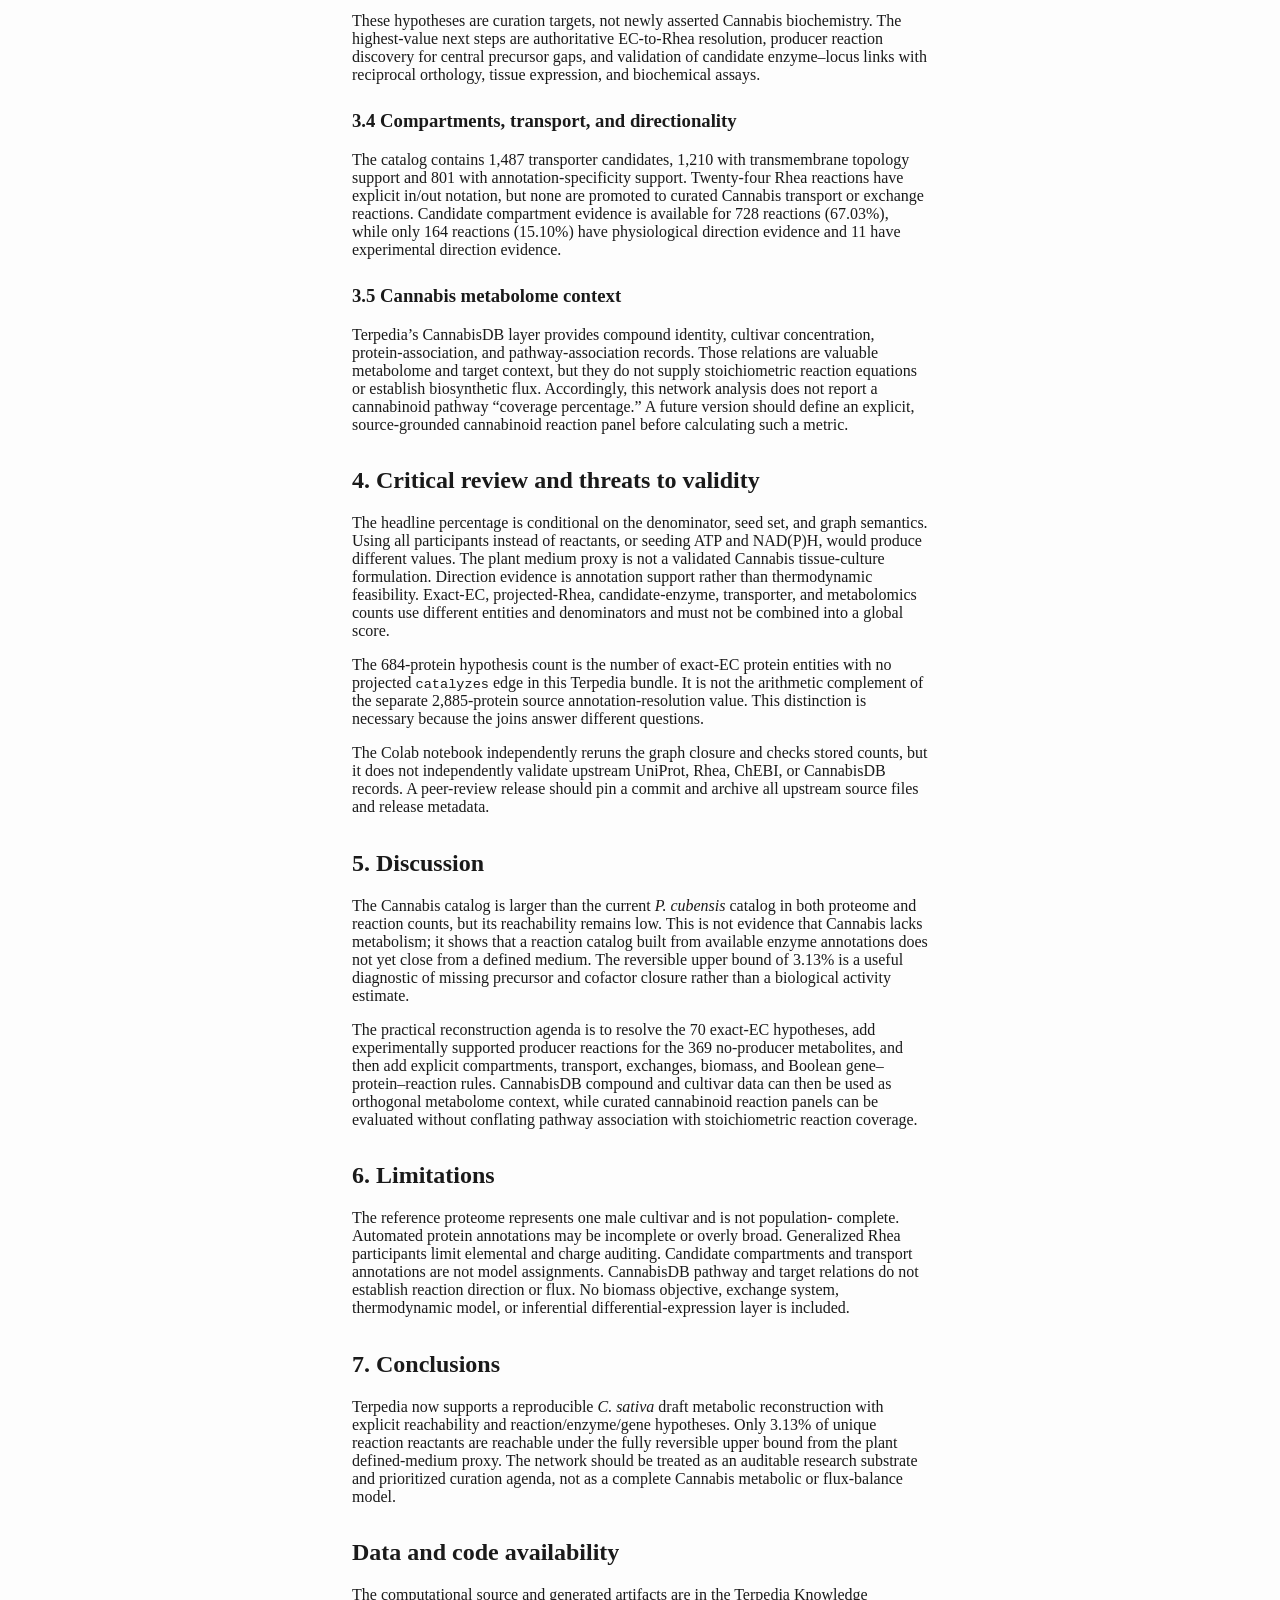
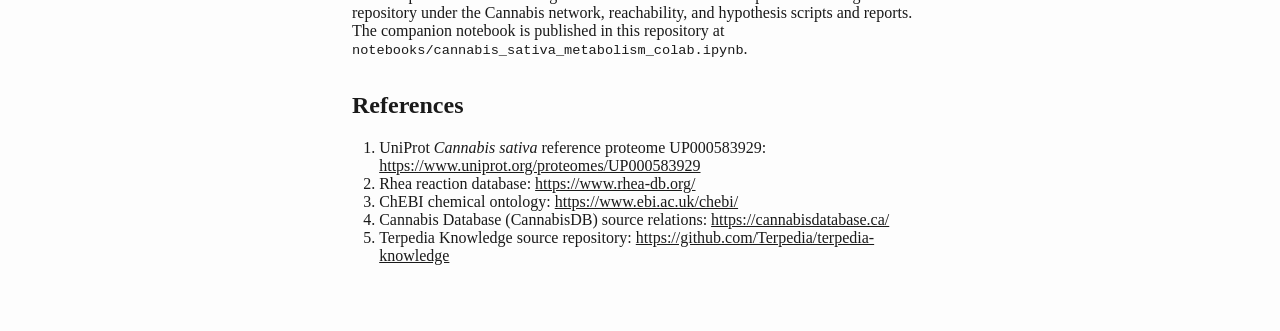
<file: docs/papers/cannabis-sativa-metabolic-reconstruction/downloads/paper.html>
<!DOCTYPE html>
<html xmlns="http://www.w3.org/1999/xhtml" lang="" xml:lang="">
<head>
  <meta charset="utf-8" />
  <meta name="generator" content="pandoc" />
  <meta name="viewport" content="width=device-width, initial-scale=1.0, user-scalable=yes" />
  <meta name="dcterms.date" content="2026-07-19" />
  <title>Evidence-qualified reconstruction of the Cannabis sativa metabolic network from Terpedia</title>
  <style>
    html {
      color: #1a1a1a;
      background-color: #fdfdfd;
    }
    body {
      margin: 0 auto;
      max-width: 36em;
      padding-left: 50px;
      padding-right: 50px;
      padding-top: 50px;
      padding-bottom: 50px;
      hyphens: auto;
      overflow-wrap: break-word;
      text-rendering: optimizeLegibility;
      font-kerning: normal;
    }
    @media (max-width: 600px) {
      body {
        font-size: 0.9em;
        padding: 12px;
      }
      h1 {
        font-size: 1.8em;
      }
    }
    @media print {
      html {
        background-color: white;
      }
      body {
        background-color: transparent;
        color: black;
        font-size: 12pt;
      }
      p, h2, h3 {
        orphans: 3;
        widows: 3;
      }
      h2, h3, h4 {
        page-break-after: avoid;
      }
    }
    p {
      margin: 1em 0;
    }
    a {
      color: #1a1a1a;
    }
    a:visited {
      color: #1a1a1a;
    }
    img {
      max-width: 100%;
    }
    svg {
      height: auto;
      max-width: 100%;
    }
    h1, h2, h3, h4, h5, h6 {
      margin-top: 1.4em;
    }
    h5, h6 {
      font-size: 1em;
      font-style: italic;
    }
    h6 {
      font-weight: normal;
    }
    ol, ul {
      padding-left: 1.7em;
      margin-top: 1em;
    }
    li > ol, li > ul {
      margin-top: 0;
    }
    blockquote {
      margin: 1em 0 1em 1.7em;
      padding-left: 1em;
      border-left: 2px solid #e6e6e6;
      color: #606060;
    }
    code {
      font-family: Menlo, Monaco, Consolas, 'Lucida Console', monospace;
      font-size: 85%;
      margin: 0;
      hyphens: manual;
    }
    pre {
      margin: 1em 0;
      overflow: auto;
    }
    pre code {
      padding: 0;
      overflow: visible;
      overflow-wrap: normal;
    }
    .sourceCode {
     background-color: transparent;
     overflow: visible;
    }
    hr {
      border: none;
      border-top: 1px solid #1a1a1a;
      height: 1px;
      margin: 1em 0;
    }
    table {
      margin: 1em 0;
      border-collapse: collapse;
      width: 100%;
      overflow-x: auto;
      display: block;
      font-variant-numeric: lining-nums tabular-nums;
    }
    table caption {
      margin-bottom: 0.75em;
    }
    tbody {
      margin-top: 0.5em;
      border-top: 1px solid #1a1a1a;
      border-bottom: 1px solid #1a1a1a;
    }
    th {
      border-top: 1px solid #1a1a1a;
      padding: 0.25em 0.5em 0.25em 0.5em;
    }
    td {
      padding: 0.125em 0.5em 0.25em 0.5em;
    }
    header {
      margin-bottom: 4em;
      text-align: center;
    }
    #TOC li {
      list-style: none;
    }
    #TOC ul {
      padding-left: 1.3em;
    }
    #TOC > ul {
      padding-left: 0;
    }
    #TOC a:not(:hover) {
      text-decoration: none;
    }
    code{white-space: pre-wrap;}
    span.smallcaps{font-variant: small-caps;}
    div.columns{display: flex; gap: min(4vw, 1.5em);}
    div.column{flex: auto; overflow-x: auto;}
    div.hanging-indent{margin-left: 1.5em; text-indent: -1.5em;}
    /* The extra [class] is a hack that increases specificity enough to
       override a similar rule in reveal.js */
    ul.task-list[class]{list-style: none;}
    ul.task-list li input[type="checkbox"] {
      font-size: inherit;
      width: 0.8em;
      margin: 0 0.8em 0.2em -1.6em;
      vertical-align: middle;
    }
    .display.math{display: block; text-align: center; margin: 0.5rem auto;}
    /* CSS for syntax highlighting */
    html { -webkit-text-size-adjust: 100%; }
    pre > code.sourceCode { white-space: pre; position: relative; }
    pre > code.sourceCode > span { display: inline-block; line-height: 1.25; }
    pre > code.sourceCode > span:empty { height: 1.2em; }
    .sourceCode { overflow: visible; }
    code.sourceCode > span { color: inherit; text-decoration: inherit; }
    div.sourceCode { margin: 1em 0; }
    pre.sourceCode { margin: 0; }
    @media screen {
    div.sourceCode { overflow: auto; }
    }
    @media print {
    pre > code.sourceCode { white-space: pre-wrap; }
    pre > code.sourceCode > span { text-indent: -5em; padding-left: 5em; }
    }
    pre.numberSource code
      { counter-reset: source-line 0; }
    pre.numberSource code > span
      { position: relative; left: -4em; counter-increment: source-line; }
    pre.numberSource code > span > a:first-child::before
      { content: counter(source-line);
        position: relative; left: -1em; text-align: right; vertical-align: baseline;
        border: none; display: inline-block;
        -webkit-touch-callout: none; -webkit-user-select: none;
        -khtml-user-select: none; -moz-user-select: none;
        -ms-user-select: none; user-select: none;
        padding: 0 4px; width: 4em;
        color: #aaaaaa;
      }
    pre.numberSource { margin-left: 3em; border-left: 1px solid #aaaaaa;  padding-left: 4px; }
    div.sourceCode
      {   }
    @media screen {
    pre > code.sourceCode > span > a:first-child::before { text-decoration: underline; }
    }
    code span.al { color: #ff0000; font-weight: bold; } /* Alert */
    code span.an { color: #60a0b0; font-weight: bold; font-style: italic; } /* Annotation */
    code span.at { color: #7d9029; } /* Attribute */
    code span.bn { color: #40a070; } /* BaseN */
    code span.bu { color: #008000; } /* BuiltIn */
    code span.cf { color: #007020; font-weight: bold; } /* ControlFlow */
    code span.ch { color: #4070a0; } /* Char */
    code span.cn { color: #880000; } /* Constant */
    code span.co { color: #60a0b0; font-style: italic; } /* Comment */
    code span.cv { color: #60a0b0; font-weight: bold; font-style: italic; } /* CommentVar */
    code span.do { color: #ba2121; font-style: italic; } /* Documentation */
    code span.dt { color: #902000; } /* DataType */
    code span.dv { color: #40a070; } /* DecVal */
    code span.er { color: #ff0000; font-weight: bold; } /* Error */
    code span.ex { } /* Extension */
    code span.fl { color: #40a070; } /* Float */
    code span.fu { color: #06287e; } /* Function */
    code span.im { color: #008000; font-weight: bold; } /* Import */
    code span.in { color: #60a0b0; font-weight: bold; font-style: italic; } /* Information */
    code span.kw { color: #007020; font-weight: bold; } /* Keyword */
    code span.op { color: #666666; } /* Operator */
    code span.ot { color: #007020; } /* Other */
    code span.pp { color: #bc7a00; } /* Preprocessor */
    code span.sc { color: #4070a0; } /* SpecialChar */
    code span.ss { color: #bb6688; } /* SpecialString */
    code span.st { color: #4070a0; } /* String */
    code span.va { color: #19177c; } /* Variable */
    code span.vs { color: #4070a0; } /* VerbatimString */
    code span.wa { color: #60a0b0; font-weight: bold; font-style: italic; } /* Warning */
  </style>
</head>
<body>
<header id="title-block-header">
<h1 class="title">Evidence-qualified reconstruction of the Cannabis
sativa metabolic network from Terpedia</h1>
<p class="date">2026-07-19</p>
</header>
<h1
id="evidence-qualified-reconstruction-of-the-cannabis-sativa-metabolic-network-from-terpedia">Evidence-qualified
reconstruction of the <em>Cannabis sativa</em> metabolic network from
Terpedia</h1>
<h2 id="abstract">Abstract</h2>
<p>We reconstructed a provenance-linked draft metabolic network for
<em>Cannabis sativa</em> in Terpedia and evaluated whether its reaction
reactants are reachable from an explicit plant defined-medium proxy. The
reconstruction uses the UniProt reference proteome UP000583929 (30,304
proteins; Jamaican Lion 4 male) joined to Rhea reactions and ChEBI
chemical participants. The resulting catalog contains 1,086 Rhea master
reactions and 1,245 catalog ChEBI participants, of which 831 unique
metabolites occur as reaction reactants in the reachability graph. Only
16 reactants (1.93%) are reachable under curated physiological
directions, 24 (2.89%) under a hybrid direction mode, and 26 (3.13%)
under a fully reversible structural upper bound. The analysis produces
70 unresolved exact-EC reaction hypotheses, 369 missing-producer
hypotheses, and 1,319 blocked-known-reaction hypotheses; 1,158 blocked
hypotheses retain candidate enzyme/protein support. The catalog has
3,564 proteins with exact EC annotations, 695 exact EC numbers mapped to
Rhea, 1,032 reactions with directional reaction SMILES, 164 reactions
with physiological direction evidence, and 1,487 transporter candidates.
This is not a complete Cannabis flux model: compartments, exchanges,
biomass, thermodynamic constraints, and complete gene–protein–reaction
logic remain uncurated. Terpedia therefore provides a reproducible,
evidence-qualified research substrate and a prioritized hypothesis
agenda, not proof of every Cannabis pathway or cannabinoid biosynthetic
flux.</p>
<p><strong>Keywords:</strong> <em>Cannabis sativa</em>; metabolic
reconstruction; pathway inference; Rhea; ChEBI; enzyme annotation;
cannabinoid biology; Terpedia</p>
<h2 id="introduction">1. Introduction</h2>
<p>Cannabis research spans a chemically rich metabolome, cultivar
variation, and a genome whose enzyme annotations are distributed across
heterogeneous databases. The presence of a compound, a pathway
association, or an enzyme annotation is not equivalent to a complete
organismal metabolic model. A useful reconstruction must retain those
distinctions and expose where the graph cannot bootstrap from
defined-medium inputs.</p>
<p>This study applies the Terpedia pathway-inference workflow previously
used for fungal reconstruction to <em>C. sativa</em>. We ask three
questions: (i) how many reference-proteome enzyme annotations resolve to
standardized reactions; (ii) what fraction of unique reaction reactants
is reachable from a plant defined- medium proxy; and (iii) which
reaction, enzyme, and gene hypotheses should be prioritized to close the
network.</p>
<h2 id="materials-and-methods">2. Materials and methods</h2>
<h3 id="reference-proteome-and-reaction-projection">2.1 Reference
proteome and reaction projection</h3>
<p>The reference proteome was UniProt UP000583929, <em>C. sativa</em>
cv. Jamaican Lion 4 (male), containing 30,304 protein entries and
associated with the JAATIQ010000000 assembly. Exact and partial EC
annotations, direct catalytic activities, physiological direction
evidence, candidate compartments, and transport-related annotations were
parsed from the UniProt tabular export. Exact EC numbers were joined to
Rhea master reactions. Rhea equations were parsed into ChEBI reactant
and product entities; formulas, structures, elemental balance, and
formal charge were retained where available.</p>
<p>This projection is an annotation catalog, not a manually validated
Cannabis model. Exact-EC-to-Rhea joins are explicitly distinguished from
direct biochemical assays, homology, expression, and metabolomics
observation.</p>
<h3 id="hypergraph-reachability">2.2 Hypergraph reachability</h3>
<p>Each reaction is a directed hyperedge. An operation fires only when
every metabolite on its input side is reachable. Products are added
until a fixed point. The denominator is every unique ChEBI entity
appearing as a reactant in the reaction graph, yielding 831 reactants;
the larger catalog participant count (1,245) includes ChEBI entities
retained outside the executable reaction sides.</p>
<p>The seed set is a glucose-based plant defined-medium proxy containing
glucose, ammonium, nitrate, phosphate, sulfate, potassium, sodium,
magnesium, calcium, iron, molybdate, water, proton, oxygen, and carbon
dioxide. Eighteen network entities resolve to these seeds. Zinc,
manganese, borate, and biotin are retained as requested ingredients but
are absent from the reaction-participant catalog. The proxy is
computational and is not asserted to be a tissue-culture recipe for
Cannabis.</p>
<p>Three direction modes were evaluated: curated physiological
directions only; curated directions plus unknown-direction reactions
treated as reversible; and all reactions reversible as a structural
upper bound. Stoichiometric coefficients were retained but not
interpreted as flux quantities. No exchange, biomass, or compartment
constraints were invented.</p>
<h3 id="hypothesis-generation">2.3 Hypothesis generation</h3>
<p>Three hypothesis classes were generated. Exact-EC proteins without a
projected <code>catalyzes</code> edge were grouped by EC number as
unresolved reaction hypotheses. Unreachable metabolites with no producer
reaction in the included Rhea catalog were recorded as missing-producer
hypotheses. Existing reactions consuming unreachable metabolites were
recorded as blocked-known-reaction hypotheses, retaining the equation
and available protein, locus, gene, and EC support. Missing reaction
chemistry was never fabricated.</p>
<h3 id="reproducibility">2.4 Reproducibility</h3>
<p>The analysis was generated in the Terpedia Knowledge repository and
published with the companion Colab notebook in this research repository.
The notebook clones Terpedia Knowledge, loads the versioned Cannabis
network and reports, reconstructs the reaction sides, reruns the
fixed-point closure, and asserts agreement with the stored results.</p>
<div class="sourceCode" id="cb1"><pre
class="sourceCode bash"><code class="sourceCode bash"><span id="cb1-1"><a href="#cb1-1" aria-hidden="true" tabindex="-1"></a><span class="ex">npm</span> run build:cannabis-sativa-network</span>
<span id="cb1-2"><a href="#cb1-2" aria-hidden="true" tabindex="-1"></a><span class="ex">npm</span> run build:cannabis-sativa-reachability</span>
<span id="cb1-3"><a href="#cb1-3" aria-hidden="true" tabindex="-1"></a><span class="ex">npm</span> run build:cannabis-sativa-hypotheses</span>
<span id="cb1-4"><a href="#cb1-4" aria-hidden="true" tabindex="-1"></a><span class="ex">npm</span> test</span></code></pre></div>
<h2 id="results">3. Results</h2>
<h3 id="annotation-and-catalog-scale">3.1 Annotation and catalog
scale</h3>
<p>The reference proteome contains 3,564 proteins with exact EC
annotations (11.76%), representing 765 unique exact EC numbers and 41
partial EC numbers. Six hundred ninety-five exact EC numbers map to Rhea
(90.85%), resolving 2,885 proteins in the source annotation calculation.
The projected catalog contains 1,086 Rhea master reactions, 1,032
reactions with directional reaction SMILES, and 1,245 catalog ChEBI
participants. Of these reactions, 676 are element- balanced and 801 are
charge-balanced among auditable equations; 410 and 285, respectively,
are not auditable because of generalized or incomplete chemical
representations.</p>
<p>The reaction graph has 21 bipartite connected components. Its largest
component contains 1,063 reactions and 1,195 metabolites, while 634
metabolites are boundary participants. These are structural catalog
statistics and do not imply cellular flux.</p>
<h3 id="defined-medium-reachability">3.2 Defined-medium
reachability</h3>
<table>
<colgroup>
<col style="width: 20%" />
<col style="width: 26%" />
<col style="width: 26%" />
<col style="width: 26%" />
</colgroup>
<thead>
<tr>
<th>Direction mode</th>
<th style="text-align: right;">Reachable reactants</th>
<th style="text-align: right;">Reactant denominator</th>
<th style="text-align: right;">Reachability</th>
</tr>
</thead>
<tbody>
<tr>
<td>Curated directions only</td>
<td style="text-align: right;">16</td>
<td style="text-align: right;">831</td>
<td style="text-align: right;">1.93%</td>
</tr>
<tr>
<td>Curated directions + unknown reversible</td>
<td style="text-align: right;">24</td>
<td style="text-align: right;">831</td>
<td style="text-align: right;">2.89%</td>
</tr>
<tr>
<td>Fully reversible upper bound</td>
<td style="text-align: right;">26</td>
<td style="text-align: right;">831</td>
<td style="text-align: right;">3.13%</td>
</tr>
</tbody>
</table>
<p>Relaxing directionality adds only two percentage points of reactant
closure in absolute terms. The low upper bound indicates that missing
producer chemistry, unreachable precursor chains, and unseeded
intracellular currencies dominate the current gap. ATP, NAD(P)H, CoA,
and amino acids were not silently seeded because doing so would change
the defined-medium question.</p>
<h3 id="reaction-enzyme-and-gene-hypotheses">3.3 Reaction, enzyme, and
gene hypotheses</h3>
<p>The hypothesis layer identifies 684 exact-EC proteins without a
projected <code>catalyzes</code> edge, grouped into 70 unresolved
exact-EC hypotheses. A further 478 proteins have partial EC annotations
without an included Rhea mapping. There are 369 metabolites with no
producer reaction in the catalog. Existing reactions produce 1,319
blocked-known-reaction hypotheses; 1,158 retain at least one candidate
enzyme/protein association.</p>
<p>These hypotheses are curation targets, not newly asserted Cannabis
biochemistry. The highest-value next steps are authoritative EC-to-Rhea
resolution, producer reaction discovery for central precursor gaps, and
validation of candidate enzyme–locus links with reciprocal orthology,
tissue expression, and biochemical assays.</p>
<h3 id="compartments-transport-and-directionality">3.4 Compartments,
transport, and directionality</h3>
<p>The catalog contains 1,487 transporter candidates, 1,210 with
transmembrane topology support and 801 with annotation-specificity
support. Twenty-four Rhea reactions have explicit in/out notation, but
none are promoted to curated Cannabis transport or exchange reactions.
Candidate compartment evidence is available for 728 reactions (67.03%),
while only 164 reactions (15.10%) have physiological direction evidence
and 11 have experimental direction evidence.</p>
<h3 id="cannabis-metabolome-context">3.5 Cannabis metabolome
context</h3>
<p>Terpedia’s CannabisDB layer provides compound identity, cultivar
concentration, protein-association, and pathway-association records.
Those relations are valuable metabolome and target context, but they do
not supply stoichiometric reaction equations or establish biosynthetic
flux. Accordingly, this network analysis does not report a cannabinoid
pathway “coverage percentage.” A future version should define an
explicit, source-grounded cannabinoid reaction panel before calculating
such a metric.</p>
<h2 id="critical-review-and-threats-to-validity">4. Critical review and
threats to validity</h2>
<p>The headline percentage is conditional on the denominator, seed set,
and graph semantics. Using all participants instead of reactants, or
seeding ATP and NAD(P)H, would produce different values. The plant
medium proxy is not a validated Cannabis tissue-culture formulation.
Direction evidence is annotation support rather than thermodynamic
feasibility. Exact-EC, projected-Rhea, candidate-enzyme, transporter,
and metabolomics counts use different entities and denominators and must
not be combined into a global score.</p>
<p>The 684-protein hypothesis count is the number of exact-EC protein
entities with no projected <code>catalyzes</code> edge in this Terpedia
bundle. It is not the arithmetic complement of the separate
2,885-protein source annotation-resolution value. This distinction is
necessary because the joins answer different questions.</p>
<p>The Colab notebook independently reruns the graph closure and checks
stored counts, but it does not independently validate upstream UniProt,
Rhea, ChEBI, or CannabisDB records. A peer-review release should pin a
commit and archive all upstream source files and release metadata.</p>
<h2 id="discussion">5. Discussion</h2>
<p>The Cannabis catalog is larger than the current <em>P. cubensis</em>
catalog in both proteome and reaction counts, but its reachability
remains low. This is not evidence that Cannabis lacks metabolism; it
shows that a reaction catalog built from available enzyme annotations
does not yet close from a defined medium. The reversible upper bound of
3.13% is a useful diagnostic of missing precursor and cofactor closure
rather than a biological activity estimate.</p>
<p>The practical reconstruction agenda is to resolve the 70 exact-EC
hypotheses, add experimentally supported producer reactions for the 369
no-producer metabolites, and then add explicit compartments, transport,
exchanges, biomass, and Boolean gene–protein–reaction rules. CannabisDB
compound and cultivar data can then be used as orthogonal metabolome
context, while curated cannabinoid reaction panels can be evaluated
without conflating pathway association with stoichiometric reaction
coverage.</p>
<h2 id="limitations">6. Limitations</h2>
<p>The reference proteome represents one male cultivar and is not
population- complete. Automated protein annotations may be incomplete or
overly broad. Generalized Rhea participants limit elemental and charge
auditing. Candidate compartments and transport annotations are not model
assignments. CannabisDB pathway and target relations do not establish
reaction direction or flux. No biomass objective, exchange system,
thermodynamic model, or inferential differential-expression layer is
included.</p>
<h2 id="conclusions">7. Conclusions</h2>
<p>Terpedia now supports a reproducible <em>C. sativa</em> draft
metabolic reconstruction with explicit reachability and
reaction/enzyme/gene hypotheses. Only 3.13% of unique reaction reactants
are reachable under the fully reversible upper bound from the plant
defined-medium proxy. The network should be treated as an auditable
research substrate and prioritized curation agenda, not as a complete
Cannabis metabolic or flux-balance model.</p>
<h2 id="data-and-code-availability">Data and code availability</h2>
<p>The computational source and generated artifacts are in the Terpedia
Knowledge repository under the Cannabis network, reachability, and
hypothesis scripts and reports. The companion notebook is published in
this repository at
<code>notebooks/cannabis_sativa_metabolism_colab.ipynb</code>.</p>
<h2 id="references">References</h2>
<ol type="1">
<li>UniProt <em>Cannabis sativa</em> reference proteome UP000583929: <a
href="https://www.uniprot.org/proteomes/UP000583929"
class="uri">https://www.uniprot.org/proteomes/UP000583929</a></li>
<li>Rhea reaction database: <a href="https://www.rhea-db.org/"
class="uri">https://www.rhea-db.org/</a></li>
<li>ChEBI chemical ontology: <a href="https://www.ebi.ac.uk/chebi/"
class="uri">https://www.ebi.ac.uk/chebi/</a></li>
<li>Cannabis Database (CannabisDB) source relations: <a
href="https://cannabisdatabase.ca/"
class="uri">https://cannabisdatabase.ca/</a></li>
<li>Terpedia Knowledge source repository: <a
href="https://github.com/Terpedia/terpedia-knowledge"
class="uri">https://github.com/Terpedia/terpedia-knowledge</a></li>
</ol>
</body>
</html>
</file>
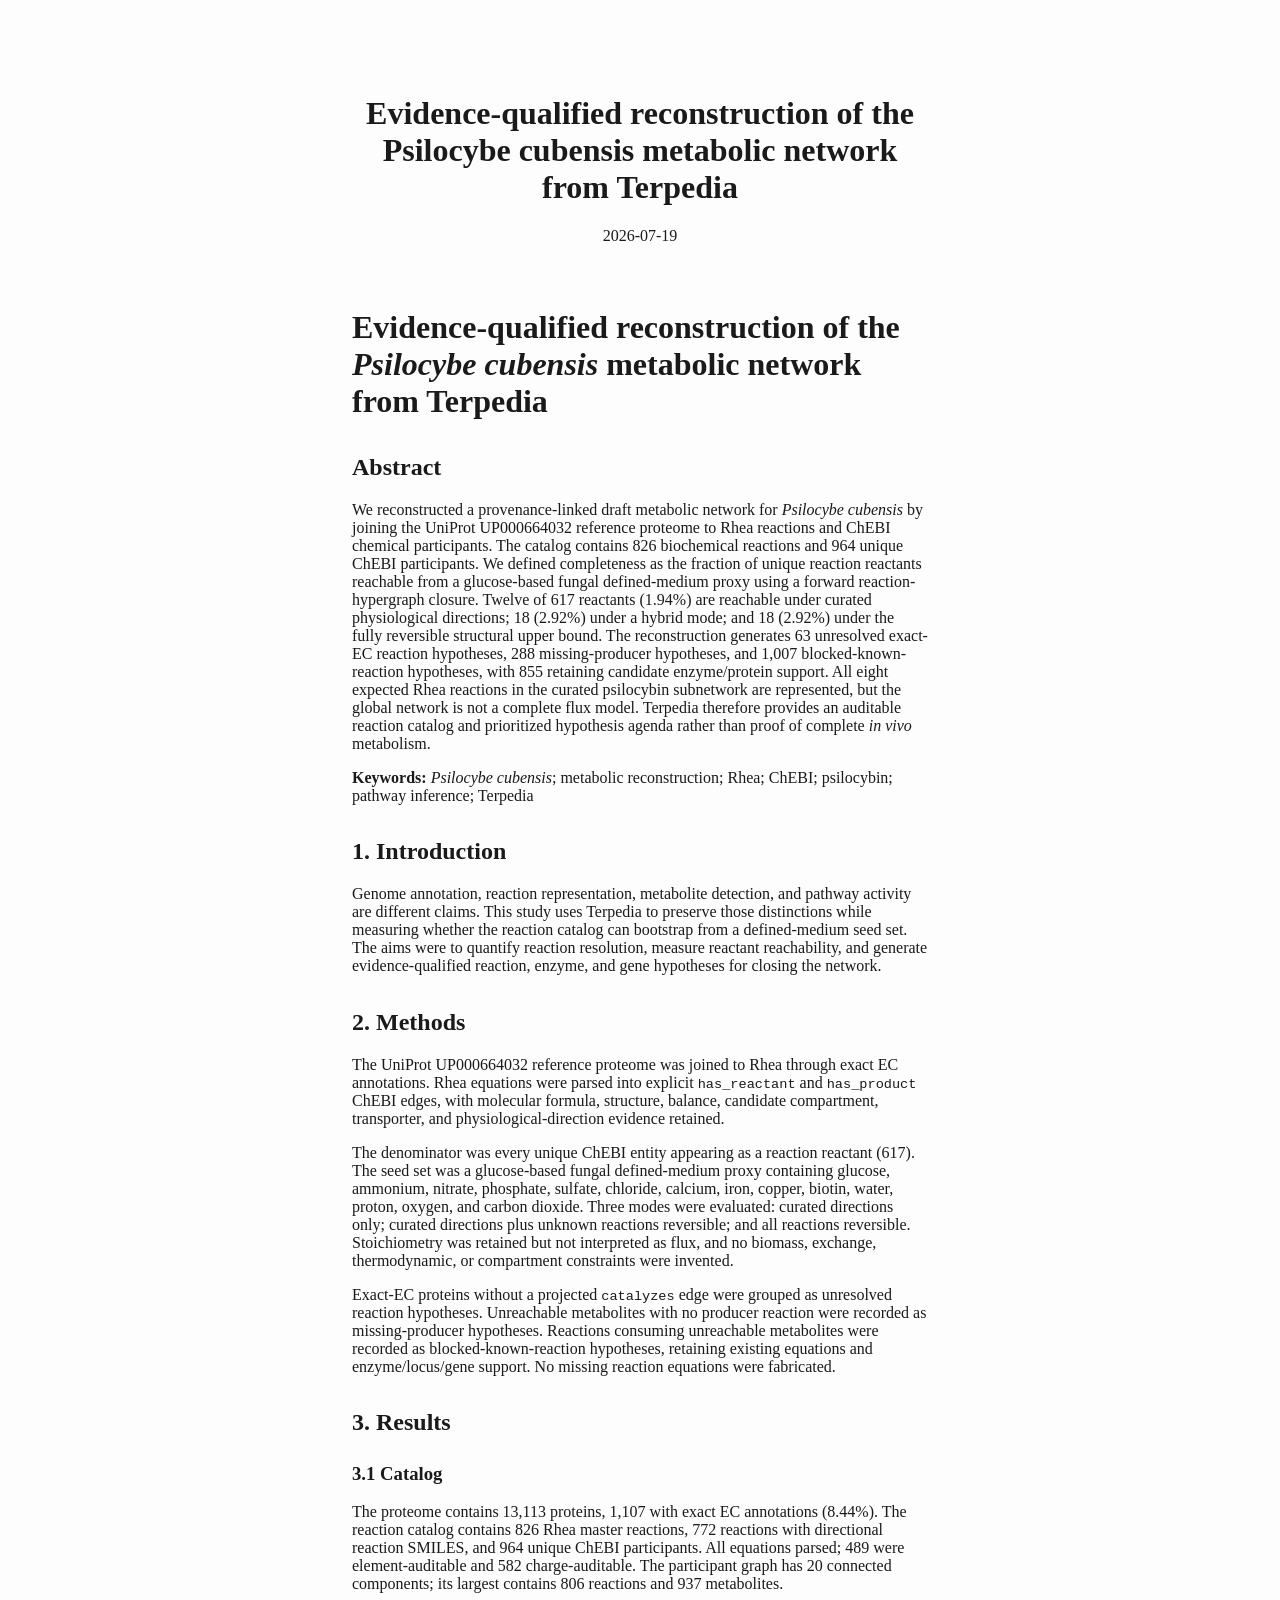
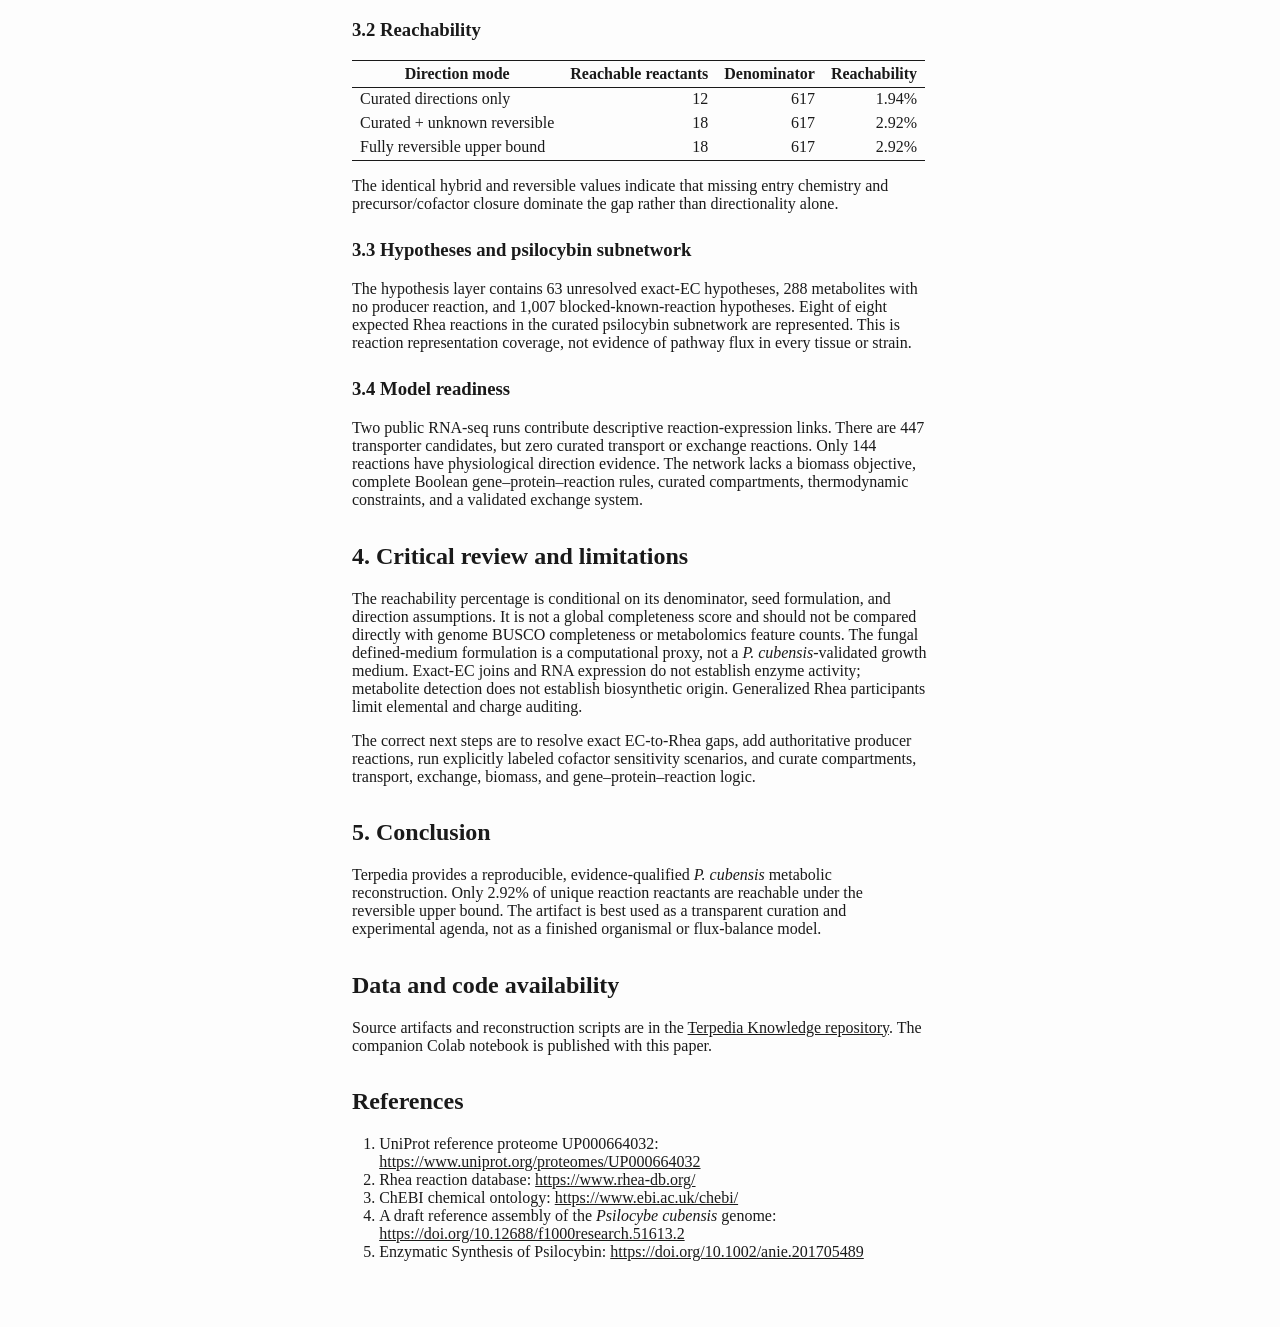
<file: docs/papers/psilocybe-cubensis-metabolic-reconstruction/downloads/paper.html>
<!DOCTYPE html>
<html xmlns="http://www.w3.org/1999/xhtml" lang="" xml:lang="">
<head>
  <meta charset="utf-8" />
  <meta name="generator" content="pandoc" />
  <meta name="viewport" content="width=device-width, initial-scale=1.0, user-scalable=yes" />
  <meta name="dcterms.date" content="2026-07-19" />
  <title>Evidence-qualified reconstruction of the Psilocybe cubensis metabolic network from Terpedia</title>
  <style>
    html {
      color: #1a1a1a;
      background-color: #fdfdfd;
    }
    body {
      margin: 0 auto;
      max-width: 36em;
      padding-left: 50px;
      padding-right: 50px;
      padding-top: 50px;
      padding-bottom: 50px;
      hyphens: auto;
      overflow-wrap: break-word;
      text-rendering: optimizeLegibility;
      font-kerning: normal;
    }
    @media (max-width: 600px) {
      body {
        font-size: 0.9em;
        padding: 12px;
      }
      h1 {
        font-size: 1.8em;
      }
    }
    @media print {
      html {
        background-color: white;
      }
      body {
        background-color: transparent;
        color: black;
        font-size: 12pt;
      }
      p, h2, h3 {
        orphans: 3;
        widows: 3;
      }
      h2, h3, h4 {
        page-break-after: avoid;
      }
    }
    p {
      margin: 1em 0;
    }
    a {
      color: #1a1a1a;
    }
    a:visited {
      color: #1a1a1a;
    }
    img {
      max-width: 100%;
    }
    svg {
      height: auto;
      max-width: 100%;
    }
    h1, h2, h3, h4, h5, h6 {
      margin-top: 1.4em;
    }
    h5, h6 {
      font-size: 1em;
      font-style: italic;
    }
    h6 {
      font-weight: normal;
    }
    ol, ul {
      padding-left: 1.7em;
      margin-top: 1em;
    }
    li > ol, li > ul {
      margin-top: 0;
    }
    blockquote {
      margin: 1em 0 1em 1.7em;
      padding-left: 1em;
      border-left: 2px solid #e6e6e6;
      color: #606060;
    }
    code {
      font-family: Menlo, Monaco, Consolas, 'Lucida Console', monospace;
      font-size: 85%;
      margin: 0;
      hyphens: manual;
    }
    pre {
      margin: 1em 0;
      overflow: auto;
    }
    pre code {
      padding: 0;
      overflow: visible;
      overflow-wrap: normal;
    }
    .sourceCode {
     background-color: transparent;
     overflow: visible;
    }
    hr {
      border: none;
      border-top: 1px solid #1a1a1a;
      height: 1px;
      margin: 1em 0;
    }
    table {
      margin: 1em 0;
      border-collapse: collapse;
      width: 100%;
      overflow-x: auto;
      display: block;
      font-variant-numeric: lining-nums tabular-nums;
    }
    table caption {
      margin-bottom: 0.75em;
    }
    tbody {
      margin-top: 0.5em;
      border-top: 1px solid #1a1a1a;
      border-bottom: 1px solid #1a1a1a;
    }
    th {
      border-top: 1px solid #1a1a1a;
      padding: 0.25em 0.5em 0.25em 0.5em;
    }
    td {
      padding: 0.125em 0.5em 0.25em 0.5em;
    }
    header {
      margin-bottom: 4em;
      text-align: center;
    }
    #TOC li {
      list-style: none;
    }
    #TOC ul {
      padding-left: 1.3em;
    }
    #TOC > ul {
      padding-left: 0;
    }
    #TOC a:not(:hover) {
      text-decoration: none;
    }
    code{white-space: pre-wrap;}
    span.smallcaps{font-variant: small-caps;}
    div.columns{display: flex; gap: min(4vw, 1.5em);}
    div.column{flex: auto; overflow-x: auto;}
    div.hanging-indent{margin-left: 1.5em; text-indent: -1.5em;}
    /* The extra [class] is a hack that increases specificity enough to
       override a similar rule in reveal.js */
    ul.task-list[class]{list-style: none;}
    ul.task-list li input[type="checkbox"] {
      font-size: inherit;
      width: 0.8em;
      margin: 0 0.8em 0.2em -1.6em;
      vertical-align: middle;
    }
    .display.math{display: block; text-align: center; margin: 0.5rem auto;}
  </style>
</head>
<body>
<header id="title-block-header">
<h1 class="title">Evidence-qualified reconstruction of the Psilocybe
cubensis metabolic network from Terpedia</h1>
<p class="date">2026-07-19</p>
</header>
<h1
id="evidence-qualified-reconstruction-of-the-psilocybe-cubensis-metabolic-network-from-terpedia">Evidence-qualified
reconstruction of the <em>Psilocybe cubensis</em> metabolic network from
Terpedia</h1>
<h2 id="abstract">Abstract</h2>
<p>We reconstructed a provenance-linked draft metabolic network for
<em>Psilocybe cubensis</em> by joining the UniProt UP000664032 reference
proteome to Rhea reactions and ChEBI chemical participants. The catalog
contains 826 biochemical reactions and 964 unique ChEBI participants. We
defined completeness as the fraction of unique reaction reactants
reachable from a glucose-based fungal defined-medium proxy using a
forward reaction-hypergraph closure. Twelve of 617 reactants (1.94%) are
reachable under curated physiological directions; 18 (2.92%) under a
hybrid mode; and 18 (2.92%) under the fully reversible structural upper
bound. The reconstruction generates 63 unresolved exact-EC reaction
hypotheses, 288 missing-producer hypotheses, and 1,007 blocked-known-
reaction hypotheses, with 855 retaining candidate enzyme/protein
support. All eight expected Rhea reactions in the curated psilocybin
subnetwork are represented, but the global network is not a complete
flux model. Terpedia therefore provides an auditable reaction catalog
and prioritized hypothesis agenda rather than proof of complete <em>in
vivo</em> metabolism.</p>
<p><strong>Keywords:</strong> <em>Psilocybe cubensis</em>; metabolic
reconstruction; Rhea; ChEBI; psilocybin; pathway inference; Terpedia</p>
<h2 id="introduction">1. Introduction</h2>
<p>Genome annotation, reaction representation, metabolite detection, and
pathway activity are different claims. This study uses Terpedia to
preserve those distinctions while measuring whether the reaction catalog
can bootstrap from a defined-medium seed set. The aims were to quantify
reaction resolution, measure reactant reachability, and generate
evidence-qualified reaction, enzyme, and gene hypotheses for closing the
network.</p>
<h2 id="methods">2. Methods</h2>
<p>The UniProt UP000664032 reference proteome was joined to Rhea through
exact EC annotations. Rhea equations were parsed into explicit
<code>has_reactant</code> and <code>has_product</code> ChEBI edges, with
molecular formula, structure, balance, candidate compartment,
transporter, and physiological-direction evidence retained.</p>
<p>The denominator was every unique ChEBI entity appearing as a reaction
reactant (617). The seed set was a glucose-based fungal defined-medium
proxy containing glucose, ammonium, nitrate, phosphate, sulfate,
chloride, calcium, iron, copper, biotin, water, proton, oxygen, and
carbon dioxide. Three modes were evaluated: curated directions only;
curated directions plus unknown reactions reversible; and all reactions
reversible. Stoichiometry was retained but not interpreted as flux, and
no biomass, exchange, thermodynamic, or compartment constraints were
invented.</p>
<p>Exact-EC proteins without a projected <code>catalyzes</code> edge
were grouped as unresolved reaction hypotheses. Unreachable metabolites
with no producer reaction were recorded as missing-producer hypotheses.
Reactions consuming unreachable metabolites were recorded as
blocked-known-reaction hypotheses, retaining existing equations and
enzyme/locus/gene support. No missing reaction equations were
fabricated.</p>
<h2 id="results">3. Results</h2>
<h3 id="catalog">3.1 Catalog</h3>
<p>The proteome contains 13,113 proteins, 1,107 with exact EC
annotations (8.44%). The reaction catalog contains 826 Rhea master
reactions, 772 reactions with directional reaction SMILES, and 964
unique ChEBI participants. All equations parsed; 489 were
element-auditable and 582 charge-auditable. The participant graph has 20
connected components; its largest contains 806 reactions and 937
metabolites.</p>
<h3 id="reachability">3.2 Reachability</h3>
<table>
<thead>
<tr>
<th>Direction mode</th>
<th style="text-align: right;">Reachable reactants</th>
<th style="text-align: right;">Denominator</th>
<th style="text-align: right;">Reachability</th>
</tr>
</thead>
<tbody>
<tr>
<td>Curated directions only</td>
<td style="text-align: right;">12</td>
<td style="text-align: right;">617</td>
<td style="text-align: right;">1.94%</td>
</tr>
<tr>
<td>Curated + unknown reversible</td>
<td style="text-align: right;">18</td>
<td style="text-align: right;">617</td>
<td style="text-align: right;">2.92%</td>
</tr>
<tr>
<td>Fully reversible upper bound</td>
<td style="text-align: right;">18</td>
<td style="text-align: right;">617</td>
<td style="text-align: right;">2.92%</td>
</tr>
</tbody>
</table>
<p>The identical hybrid and reversible values indicate that missing
entry chemistry and precursor/cofactor closure dominate the gap rather
than directionality alone.</p>
<h3 id="hypotheses-and-psilocybin-subnetwork">3.3 Hypotheses and
psilocybin subnetwork</h3>
<p>The hypothesis layer contains 63 unresolved exact-EC hypotheses, 288
metabolites with no producer reaction, and 1,007 blocked-known-reaction
hypotheses. Eight of eight expected Rhea reactions in the curated
psilocybin subnetwork are represented. This is reaction representation
coverage, not evidence of pathway flux in every tissue or strain.</p>
<h3 id="model-readiness">3.4 Model readiness</h3>
<p>Two public RNA-seq runs contribute descriptive reaction-expression
links. There are 447 transporter candidates, but zero curated transport
or exchange reactions. Only 144 reactions have physiological direction
evidence. The network lacks a biomass objective, complete Boolean
gene–protein–reaction rules, curated compartments, thermodynamic
constraints, and a validated exchange system.</p>
<h2 id="critical-review-and-limitations">4. Critical review and
limitations</h2>
<p>The reachability percentage is conditional on its denominator, seed
formulation, and direction assumptions. It is not a global completeness
score and should not be compared directly with genome BUSCO completeness
or metabolomics feature counts. The fungal defined-medium formulation is
a computational proxy, not a <em>P. cubensis</em>-validated growth
medium. Exact-EC joins and RNA expression do not establish enzyme
activity; metabolite detection does not establish biosynthetic origin.
Generalized Rhea participants limit elemental and charge auditing.</p>
<p>The correct next steps are to resolve exact EC-to-Rhea gaps, add
authoritative producer reactions, run explicitly labeled cofactor
sensitivity scenarios, and curate compartments, transport, exchange,
biomass, and gene–protein–reaction logic.</p>
<h2 id="conclusion">5. Conclusion</h2>
<p>Terpedia provides a reproducible, evidence-qualified <em>P.
cubensis</em> metabolic reconstruction. Only 2.92% of unique reaction
reactants are reachable under the reversible upper bound. The artifact
is best used as a transparent curation and experimental agenda, not as a
finished organismal or flux-balance model.</p>
<h2 id="data-and-code-availability">Data and code availability</h2>
<p>Source artifacts and reconstruction scripts are in the <a
href="https://github.com/Terpedia/terpedia-knowledge">Terpedia Knowledge
repository</a>. The companion Colab notebook is published with this
paper.</p>
<h2 id="references">References</h2>
<ol type="1">
<li>UniProt reference proteome UP000664032: <a
href="https://www.uniprot.org/proteomes/UP000664032"
class="uri">https://www.uniprot.org/proteomes/UP000664032</a></li>
<li>Rhea reaction database: <a href="https://www.rhea-db.org/"
class="uri">https://www.rhea-db.org/</a></li>
<li>ChEBI chemical ontology: <a href="https://www.ebi.ac.uk/chebi/"
class="uri">https://www.ebi.ac.uk/chebi/</a></li>
<li>A draft reference assembly of the <em>Psilocybe cubensis</em>
genome: <a href="https://doi.org/10.12688/f1000research.51613.2"
class="uri">https://doi.org/10.12688/f1000research.51613.2</a></li>
<li>Enzymatic Synthesis of Psilocybin: <a
href="https://doi.org/10.1002/anie.201705489"
class="uri">https://doi.org/10.1002/anie.201705489</a></li>
</ol>
</body>
</html>
</file>
<file: docs/assets/site.css>
:root {
  color-scheme: light;
  --page: #f7f6f1;
  --surface: #ffffff;
  --ink: #20241f;
  --muted: #667066;
  --line: #d7ddd5;
  --accent: #176b52;
  --accent-soft: #e4f0ea;
  --serif: Georgia, "Times New Roman", serif;
  --sans: Inter, ui-sans-serif, system-ui, -apple-system, BlinkMacSystemFont, "Segoe UI", sans-serif;
}

@media (prefers-color-scheme: dark) {
  :root {
    color-scheme: dark;
    --page: #111512;
    --surface: #181d19;
    --ink: #edf1ec;
    --muted: #aab5ac;
    --line: #354038;
    --accent: #75c5a8;
    --accent-soft: #203b31;
  }
}

* { box-sizing: border-box; }
html { scroll-behavior: smooth; }
body {
  margin: 0;
  background: var(--page);
  color: var(--ink);
  font-family: var(--sans);
  font-size: 16px;
  line-height: 1.65;
}
a { color: var(--accent); text-underline-offset: 0.18em; }
a:hover { text-decoration-thickness: 2px; }

.site-header {
  position: sticky;
  top: 0;
  z-index: 10;
  display: flex;
  align-items: center;
  justify-content: space-between;
  min-height: 64px;
  padding: 0 32px;
  border-bottom: 1px solid var(--line);
  background: color-mix(in srgb, var(--page) 92%, transparent);
  backdrop-filter: blur(12px);
}
.brand {
  color: var(--ink);
  font-family: var(--serif);
  font-size: 24px;
  font-weight: 700;
  text-decoration: none;
}
.site-label {
  margin-left: 18px;
  padding-left: 18px;
  border-left: 1px solid var(--line);
  color: var(--muted);
  font-size: 12px;
  font-weight: 700;
  letter-spacing: 0;
  text-transform: uppercase;
}
.header-inner { display: flex; align-items: center; }
.header-nav { display: flex; gap: 18px; font-size: 14px; font-weight: 650; }
.header-nav a { text-decoration: none; }

.paper-shell {
  display: grid;
  grid-template-columns: minmax(0, 780px) 260px;
  gap: 72px;
  width: min(1180px, calc(100% - 48px));
  margin: 72px auto 120px;
}
.paper { display: contents; }
.paper-header, .article-body { min-width: 0; }
.paper-header { grid-column: 1; grid-row: 1; }
.article-body { grid-column: 1; grid-row: 2; }
.paper-kicker {
  margin: 0 0 20px;
  color: var(--accent);
  font-size: 13px;
  font-weight: 750;
  text-transform: uppercase;
}
.paper h1 {
  max-width: 760px;
  margin: 0 0 24px;
  font-family: var(--serif);
  font-size: 48px;
  line-height: 1.04;
  font-weight: 700;
  letter-spacing: 0;
}
.paper-deck {
  max-width: 720px;
  margin: 0 0 32px;
  color: var(--muted);
  font-family: var(--serif);
  font-size: 21px;
  line-height: 1.45;
}
.paper-meta {
  display: flex;
  flex-wrap: wrap;
  gap: 10px 24px;
  margin-bottom: 52px;
  padding-bottom: 28px;
  border-bottom: 1px solid var(--line);
  color: var(--muted);
  font-size: 14px;
}
.article-body h1 { display: none; }
.article-body h2 {
  margin: 64px 0 20px;
  font-family: var(--serif);
  font-size: 30px;
  line-height: 1.2;
  letter-spacing: 0;
}
.article-body h3 { margin: 38px 0 12px; font-size: 20px; letter-spacing: 0; }
.article-body h4 { margin: 28px 0 10px; font-size: 17px; letter-spacing: 0; }
.article-body p { margin: 0 0 20px; }
.article-body ul, .article-body ol { padding-left: 24px; }
.article-body li { margin-bottom: 8px; }
.article-body strong { font-weight: 720; }
.article-body code { overflow-wrap: anywhere; font-size: 0.88em; }
.article-body table {
  width: 100%;
  margin: 10px 0 28px;
  border-collapse: collapse;
  table-layout: fixed;
  font-variant-numeric: tabular-nums;
}
.article-body th, .article-body td {
  padding: 10px 12px;
  border: 1px solid var(--line);
  text-align: left;
  overflow-wrap: anywhere;
}
.article-body th { background: var(--accent-soft); font-size: 13px; }

.paper-aside { position: relative; grid-column: 2; grid-row: 1 / span 2; }
.aside-panel {
  position: sticky;
  top: 96px;
  border-top: 4px solid var(--accent);
  padding-top: 22px;
}
.aside-panel h2 { margin: 0 0 14px; font-size: 14px; text-transform: uppercase; letter-spacing: 0; }
.aside-panel dl { margin: 0; }
.aside-panel dt { margin-top: 18px; color: var(--muted); font-size: 11px; font-weight: 750; text-transform: uppercase; }
.aside-panel dd { margin: 4px 0 0; font-size: 14px; overflow-wrap: anywhere; }
.downloads { display: grid; grid-template-columns: 1fr 1fr; gap: 8px; margin-top: 8px; }
.colab-link {
  display: grid;
  place-items: center;
  min-height: 44px;
  margin-top: 24px;
  border: 1px solid var(--accent);
  background: var(--accent);
  color: var(--page);
  font-size: 13px;
  font-weight: 750;
  text-decoration: none;
}
.colab-link:hover { filter: brightness(1.08); }
.downloads a {
  display: grid;
  place-items: center;
  min-height: 40px;
  border: 1px solid var(--line);
  background: var(--surface);
  color: var(--ink);
  font-size: 12px;
  font-weight: 750;
  text-decoration: none;
}
.downloads a:hover { border-color: var(--accent); color: var(--accent); }
.notice {
  margin-top: 24px;
  padding: 14px;
  background: var(--accent-soft);
  color: var(--ink);
  font-size: 13px;
}

.collection {
  width: min(980px, calc(100% - 48px));
  margin: 72px auto 120px;
}
.collection h1 { margin: 0 0 14px; font-family: var(--serif); font-size: 48px; letter-spacing: 0; }
.collection-intro { max-width: 650px; margin-bottom: 52px; color: var(--muted); font-family: var(--serif); font-size: 20px; }
.publication {
  display: grid;
  grid-template-columns: 110px 1fr auto;
  gap: 28px;
  align-items: start;
  padding: 30px 0;
  border-top: 1px solid var(--line);
}
.publication time { color: var(--muted); font-size: 13px; }
.publication h2 { margin: 0 0 8px; font-family: var(--serif); font-size: 25px; line-height: 1.25; letter-spacing: 0; }
.publication h2 a { color: var(--ink); text-decoration: none; }
.publication p { margin: 0; color: var(--muted); }
.publication-link { font-weight: 700; white-space: nowrap; }

@media (max-width: 860px) {
  .site-header { padding: 0 20px; }
  .site-label { display: none; }
  .header-nav a:not(:last-child) { display: none; }
  .paper-shell { grid-template-columns: 1fr; gap: 42px; margin-top: 42px; }
  .paper-header { grid-column: 1; grid-row: 1; }
  .paper-aside { grid-column: 1; grid-row: 2; }
  .article-body { grid-column: 1; grid-row: 3; }
  .aside-panel { position: static; }
  .paper h1 { font-size: 36px; }
  .publication { grid-template-columns: 1fr; gap: 8px; }
  .publication-link { margin-top: 8px; }
}

@media print {
  .site-header, .paper-aside { display: none; }
  .paper-shell { display: block; width: auto; margin: 0; }
  body { background: white; color: black; font-size: 11pt; }
  .article-body h2 { break-after: avoid; }
}
</file>
